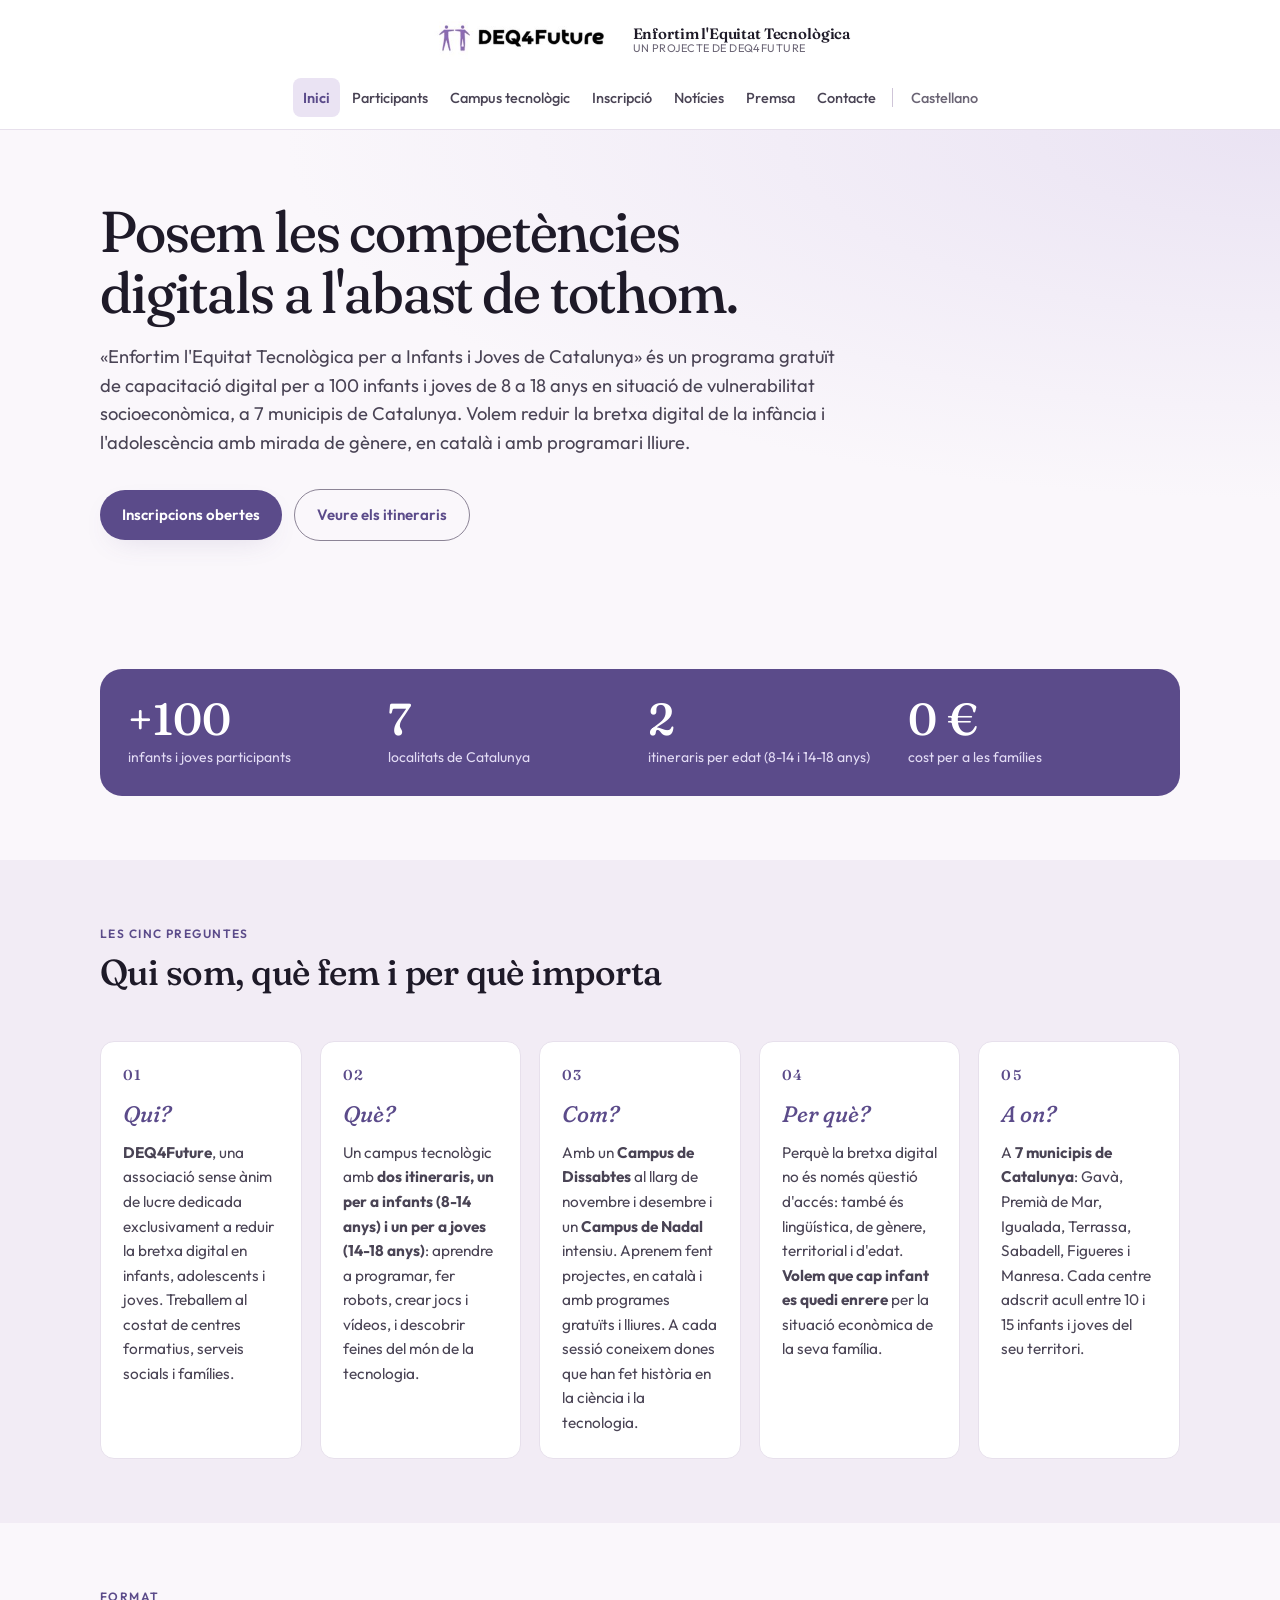
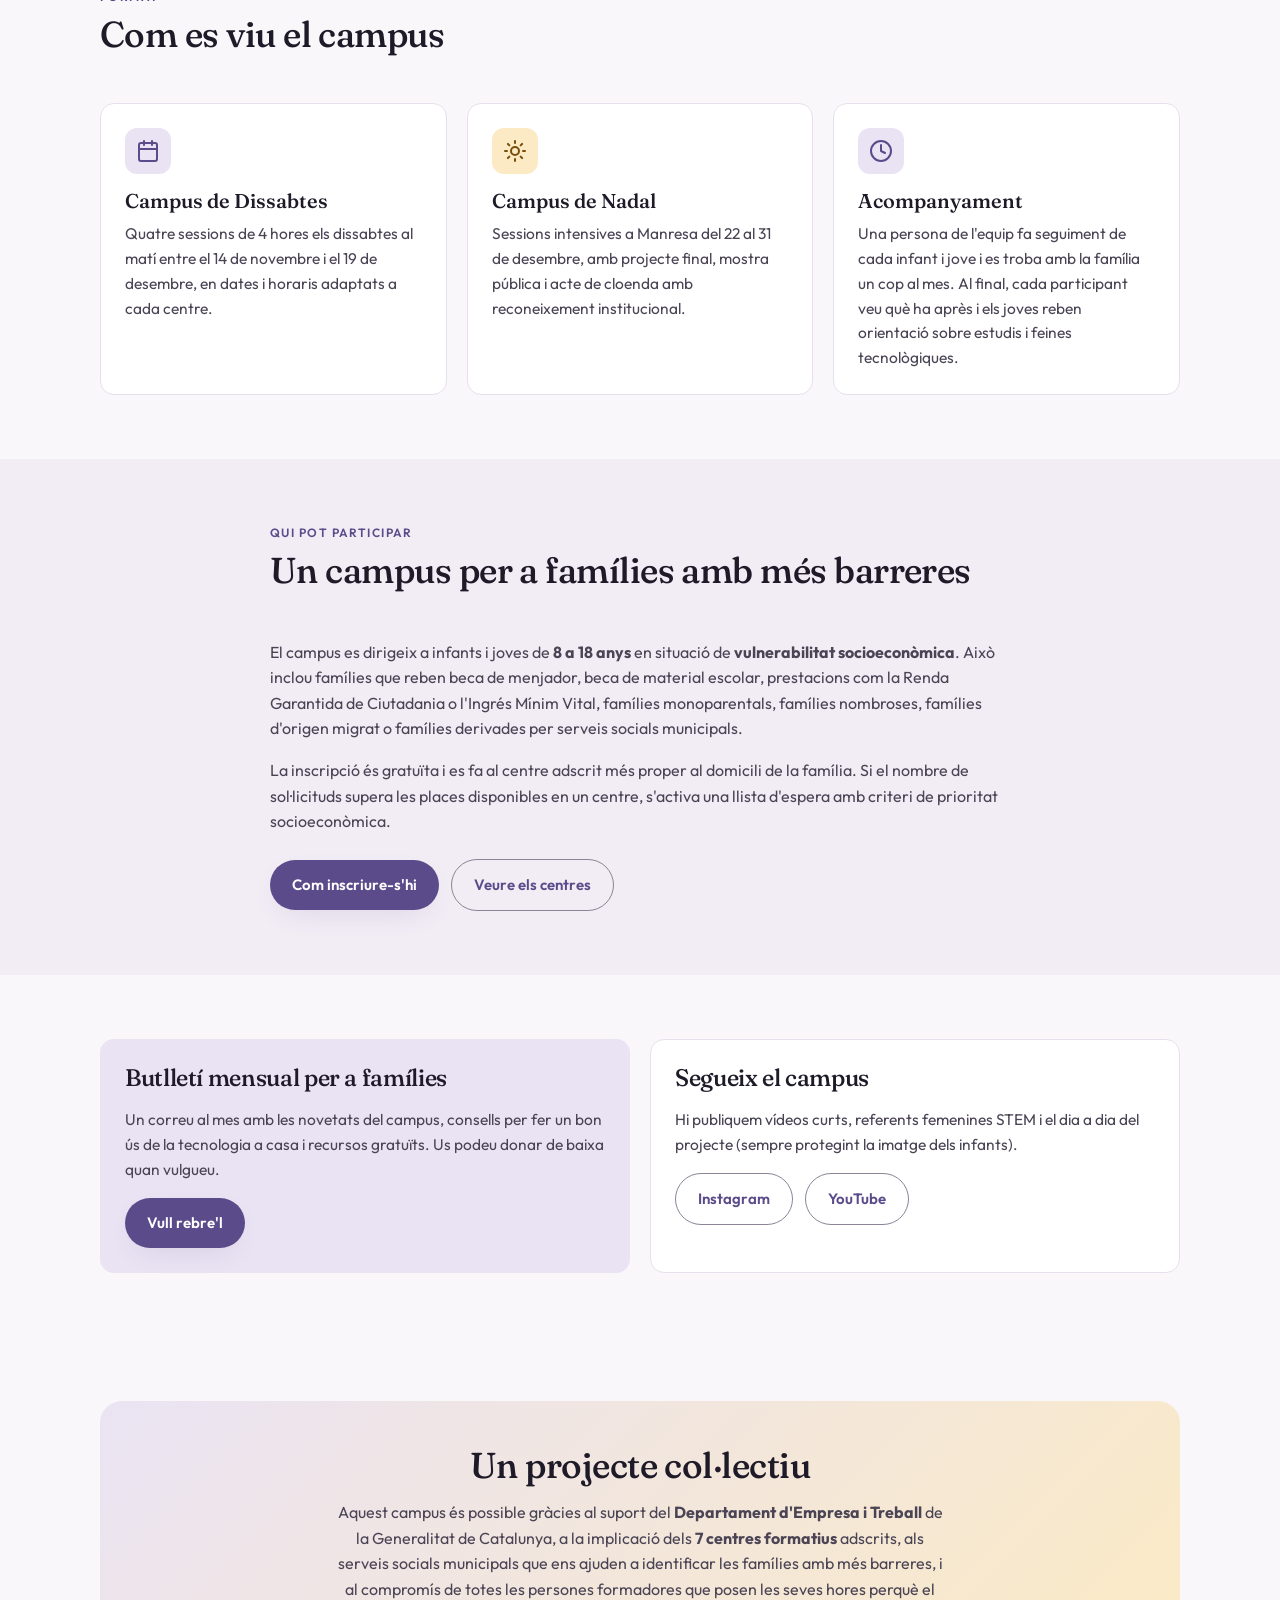
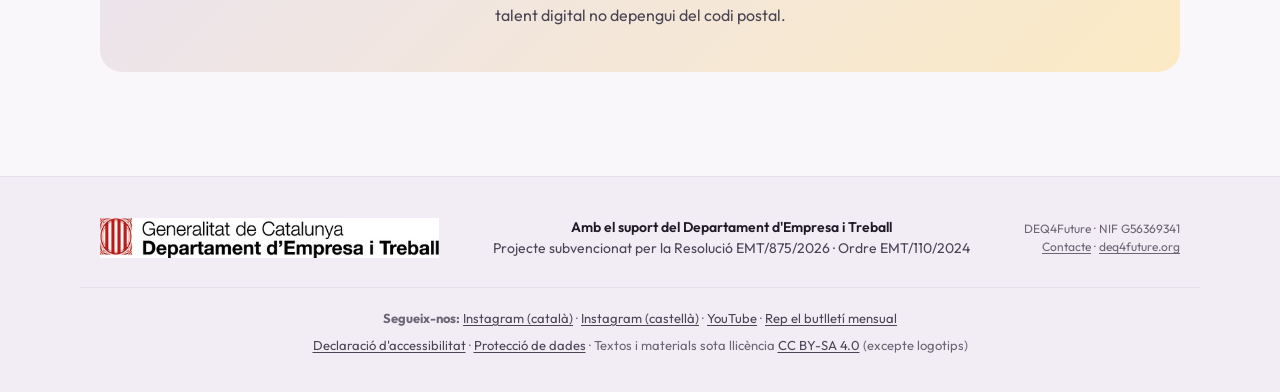
<file: index.html>
<!doctype html>
<html lang="ca">
<head>
<meta charset="utf-8">
<meta name="viewport" content="width=device-width, initial-scale=1, viewport-fit=cover">
<title>Enfortim l'Equitat Tecnològica · DEQ4Future</title>
<meta name="description" content="Campus tecnològic gratuït per a 100 infants i joves de 8 a 18 anys en situació de vulnerabilitat a 7 municipis de Catalunya. Un projecte de DEQ4Future.">
<meta property="og:title" content="Enfortim l'Equitat Tecnològica · DEQ4Future">
<meta property="og:description" content="Campus tecnològic gratuït per a 100 infants i joves de 8 a 18 anys en situació de vulnerabilitat a 7 municipis de Catalunya. Un projecte de DEQ4Future.">
<meta property="og:type" content="website">
<meta property="og:locale" content="ca_ES">
<meta property="og:url" content="https://enfortim.deq4future.org/">
<link rel="icon" href="logo-deq.jpg">
<link rel="stylesheet" href="fonts.css">
<link rel="stylesheet" href="styles.css">
<script src="analytics.js" defer></script>
</head>
<body>
<a class="skip-link" href="#contingut">Salta al contingut principal</a>

<header class="site-header">
  <div class="header-inner">
    <a class="brand" href="index.html">
      <img src="logo-deq.jpg" alt="DEQ4Future" width="189" height="56">
      <span class="brand-text">
        <strong>Enfortim l'Equitat Tecnològica</strong>
        <span>Un projecte de DEQ4Future</span>
      </span>
    </a>
    <nav class="nav" aria-label="Navegació principal">
      <a href="index.html" aria-current="page" class="active">Inici</a>
      <a href="participants.html">Participants</a>
      <a href="campus.html">Campus tecnològic</a>
      <a href="inscripcio.html">Inscripció</a>
      <a href="noticies.html">Notícies</a>
      <a href="premsa.html">Premsa</a>
      <a href="contacte.html">Contacte</a>
      <a class="lang" href="es.html" lang="es" hreflang="es">Castellano</a>
    </nav>
  </div>
</header>

<main class="page" id="contingut" tabindex="-1">
  <!-- Hero -->
  <section class="hero">
    <div class="wrap">
      <h1>Posem les competències digitals a l'abast de tothom.</h1>
      <p class="lead">
        «Enfortim l'Equitat Tecnològica per a Infants i Joves de Catalunya» és un
        programa gratuït de capacitació digital per a 100 infants i joves de
        8 a 18 anys en situació de vulnerabilitat socioeconòmica, a 7 municipis
        de Catalunya. Volem reduir la bretxa digital de la infància i l'adolescència
        amb mirada de gènere, en català i amb programari lliure.
      </p>
      <div class="cta-row">
        <a class="btn btn-primary" href="inscripcio.html">Inscripcions obertes</a>
        <a class="btn btn-ghost" href="campus.html">Veure els itineraris</a>
      </div>
    </div>
  </section>

  <!-- Dades destacades -->
  <section>
    <div class="wrap">
      <div class="stats" role="list">
        <div class="stat" role="listitem"><strong>+100</strong><span>infants i joves participants</span></div>
        <div class="stat" role="listitem"><strong>7</strong><span>localitats de Catalunya</span></div>
        <div class="stat" role="listitem"><strong>2</strong><span>itineraris per edat (8-14 i 14-18 anys)</span></div>
        <div class="stat" role="listitem"><strong>0 €</strong><span>cost per a les famílies</span></div>
      </div>
    </div>
  </section>

  <!-- Blocs Qui / Què / Com / Perquè / A on -->
  <section class="alt">
    <div class="wrap">
      <div class="section-head">
        <div>
          <p class="eyebrow">Les cinc preguntes</p>
          <h2>Qui som, què fem i per què importa</h2>
        </div>
      </div>

      <div class="five-blocks">
        <article class="block">
          <span class="number">01</span>
          <div class="question">Qui?</div>
          <p>
            <strong>DEQ4Future</strong>, una associació sense ànim de lucre
            dedicada exclusivament a reduir la bretxa digital en infants,
            adolescents i joves. Treballem al costat de centres formatius,
            serveis socials i famílies.
          </p>
        </article>

        <article class="block">
          <span class="number">02</span>
          <div class="question">Què?</div>
          <p>
            Un campus tecnològic amb <strong>dos itineraris, un per a
            infants (8-14 anys) i un per a joves (14-18 anys)</strong>:
            aprendre a programar, fer robots, crear jocs i vídeos, i
            descobrir feines del món de la tecnologia.
          </p>
        </article>

        <article class="block">
          <span class="number">03</span>
          <div class="question">Com?</div>
          <p>
            Amb un <strong>Campus de Dissabtes</strong> al llarg de novembre i
            desembre i un <strong>Campus de Nadal</strong> intensiu.
            Aprenem fent projectes, en català i amb programes gratuïts i
            lliures. A cada sessió coneixem dones que han fet història en
            la ciència i la tecnologia.
          </p>
        </article>

        <article class="block">
          <span class="number">04</span>
          <div class="question">Per què?</div>
          <p>
            Perquè la bretxa digital no és només qüestió d'accés: també és
            lingüística, de gènere, territorial i d'edat. <strong>Volem que
            cap infant es quedi enrere</strong> per la situació econòmica de
            la seva família.
          </p>
        </article>

        <article class="block">
          <span class="number">05</span>
          <div class="question">A on?</div>
          <p>
            A <strong>7 municipis de Catalunya</strong>: Gavà, Premià de Mar,
            Igualada, Terrassa, Sabadell, Figueres i Manresa. Cada centre
            adscrit acull entre 10 i 15 infants i joves del seu territori.
          </p>
        </article>
      </div>
    </div>
  </section>

  <!-- Com funciona -->
  <section>
    <div class="wrap">
      <div class="section-head">
        <div>
          <p class="eyebrow">Format</p>
          <h2>Com es viu el campus</h2>
        </div>
      </div>

      <div class="grid grid-3">
        <article class="card">
          <div class="pictogram">
            <svg aria-hidden="true" focusable="false" viewBox="0 0 24 24" fill="none" stroke="currentColor" stroke-width="2" stroke-linecap="round" stroke-linejoin="round"><rect x="3" y="4" width="18" height="18" rx="2"/><path d="M16 2v4M8 2v4M3 10h18"/></svg>
          </div>
          <h3>Campus de Dissabtes</h3>
          <p>
            Quatre sessions de 4 hores els dissabtes al matí entre el 14 de
            novembre i el 19 de desembre, en dates i horaris adaptats a cada centre.
          </p>
        </article>

        <article class="card">
          <div class="pictogram pictogram-sun">
            <svg aria-hidden="true" focusable="false" viewBox="0 0 24 24" fill="none" stroke="currentColor" stroke-width="2" stroke-linecap="round" stroke-linejoin="round"><circle cx="12" cy="12" r="4"/><path d="M12 2v2M12 20v2M4.93 4.93l1.41 1.41M17.66 17.66l1.41 1.41M2 12h2M20 12h2M4.93 19.07l1.41-1.41M17.66 6.34l1.41-1.41"/></svg>
          </div>
          <h3>Campus de Nadal</h3>
          <p>
            Sessions intensives a Manresa del 22 al 31 de desembre, amb projecte final,
            mostra pública i acte de cloenda amb reconeixement institucional.
          </p>
        </article>

        <article class="card">
          <div class="pictogram">
            <svg aria-hidden="true" focusable="false" viewBox="0 0 24 24" fill="none" stroke="currentColor" stroke-width="2" stroke-linecap="round" stroke-linejoin="round"><path d="M12 2a10 10 0 100 20 10 10 0 000-20z"/><path d="M12 6v6l4 2"/></svg>
          </div>
          <h3>Acompanyament</h3>
          <p>
            Una persona de l'equip fa seguiment de cada infant i jove i
            es troba amb la família un cop al mes. Al final, cada
            participant veu què ha après i els joves reben orientació sobre
            estudis i feines tecnològiques.
          </p>
        </article>
      </div>
    </div>
  </section>

  <!-- Qui pot participar -->
  <section class="alt">
    <div class="wrap narrow">
      <div class="section-head">
        <div>
          <p class="eyebrow">Qui pot participar</p>
          <h2>Un campus per a famílies amb més barreres</h2>
        </div>
      </div>

      <p>
        El campus es dirigeix a infants i joves de <strong>8 a 18 anys</strong>
        en situació de <strong>vulnerabilitat socioeconòmica</strong>. Això
        inclou famílies que reben beca de menjador, beca de material escolar,
        prestacions com la Renda Garantida de Ciutadania o l'Ingrés Mínim
        Vital, famílies monoparentals, famílies nombroses, famílies d'origen
        migrat o famílies derivades per serveis socials municipals.
      </p>

      <p>
        La inscripció és gratuïta i es fa al centre adscrit més proper al
        domicili de la família. Si el nombre de sol·licituds supera les
        places disponibles en un centre, s'activa una llista d'espera amb
        criteri de prioritat socioeconòmica.
      </p>

      <div class="cta-row" style="margin-top: 24px;">
        <a class="btn btn-primary" href="inscripcio.html"><span style="white-space: nowrap;">Com inscriure-s'hi</span></a>
        <a class="btn btn-ghost" href="participants.html">Veure els centres</a>
      </div>
    </div>
  </section>

  <!-- Butlletí i xarxes -->
  <section>
    <div class="wrap">
      <div class="grid grid-2">
        <article class="card card-accent">
          <h2 style="font-size: 1.5rem;">Butlletí mensual per a famílies</h2>
          <p>
            Un correu al mes amb les novetats del campus, consells per fer
            un bon ús de la tecnologia a casa i recursos gratuïts. Us podeu
            donar de baixa quan vulgueu.
          </p>
          <p style="margin-top: 16px;">
            <a class="btn btn-primary" href="mailto:info@deq4future.org?subject=Alta%20al%20butllet%C3%AD%20Enfortim&body=Vull%20rebre%20el%20butllet%C3%AD%20mensual%20del%20projecte%20%C2%ABEnfortim%20l%27Equitat%20Tecnol%C3%B2gica%C2%BB%20en%20aquesta%20adre%C3%A7a.">Vull rebre'l</a>
          </p>
        </article>
        <article class="card">
          <h2 style="font-size: 1.5rem;">Segueix el campus</h2>
          <p>
            Hi publiquem vídeos curts, referents femenines STEM i el dia a
            dia del projecte (sempre protegint la imatge dels infants).
          </p>
          <p class="cta-row" style="margin-top: 16px;">
            <a class="btn btn-ghost" href="https://www.instagram.com/deq4future.cat/" target="_blank" rel="noopener">Instagram<span class="sr-only"> (s'obre en una finestra nova)</span></a>
            <a class="btn btn-ghost" href="https://www.youtube.com/@deq4future" target="_blank" rel="noopener">YouTube<span class="sr-only"> (s'obre en una finestra nova)</span></a>
          </p>
        </article>
      </div>
    </div>
  </section>

  <!-- Suport institucional -->
  <section>
    <div class="wrap">
      <div class="thanks">
        <h2>Un projecte col·lectiu</h2>
        <p>
          Aquest campus és possible gràcies al suport del
          <strong>Departament d'Empresa i Treball</strong> de la Generalitat
          de Catalunya, a la implicació dels <strong>7 centres formatius</strong>
          adscrits, als serveis socials municipals que ens ajuden a identificar
          les famílies amb més barreres, i al compromís de totes les persones
          formadores que posen les seves hores perquè el talent digital no
          depengui del codi postal.
        </p>
      </div>
    </div>
  </section>
</main>

<footer class="site-footer" lang="ca">
  <div class="footer-inner">
    <img class="gen-logo" src="logo-gen.jpg" alt="Generalitat de Catalunya · Departament d'Empresa i Treball" width="339" height="40">
    <div class="claim">
      <strong>Amb el suport del Departament d'Empresa i Treball</strong>
      Projecte subvencionat per la Resolució EMT/875/2026 · Ordre EMT/110/2024
    </div>
    <div class="meta">
      DEQ4Future · NIF G56369341<br>
      <a href="contacte.html">Contacte</a> · <a href="https://deq4future.org" target="_blank" rel="noopener">deq4future.org<span class="sr-only"> (s'obre en una finestra nova)</span></a>
    </div>
  </div>
  <div class="footer-bottom">
    <p>
      <strong>Segueix-nos:</strong> <a href="https://www.instagram.com/deq4future.cat/" target="_blank" rel="noopener">Instagram (català)<span class="sr-only"> (s'obre en una finestra nova)</span></a> · <a href="https://www.instagram.com/deq4future.es/" target="_blank" rel="noopener">Instagram (castellà)<span class="sr-only"> (s'obre en una finestra nova)</span></a> · <a href="https://www.youtube.com/@deq4future" target="_blank" rel="noopener">YouTube<span class="sr-only"> (s'obre en una finestra nova)</span></a>
      · <a href="mailto:info@deq4future.org?subject=Alta%20al%20butllet%C3%AD%20Enfortim&body=Vull%20rebre%20el%20butllet%C3%AD%20mensual%20del%20projecte%20%C2%ABEnfortim%20l%27Equitat%20Tecnol%C3%B2gica%C2%BB%20en%20aquesta%20adre%C3%A7a.">Rep el butlletí mensual</a>
    </p>
    <p>
      <a href="accessibilitat.html">Declaració d'accessibilitat</a>
      · <a href="contacte.html#proteccio-dades">Protecció de dades</a>
      · Textos i materials sota llicència
      <a href="https://creativecommons.org/licenses/by-sa/4.0/deed.ca" target="_blank" rel="license noopener">CC BY-SA 4.0<span class="sr-only"> (s'obre en una finestra nova)</span></a>
      (excepte logotips)
    </p>
  </div>
</footer>


</body>
</html>
</file>
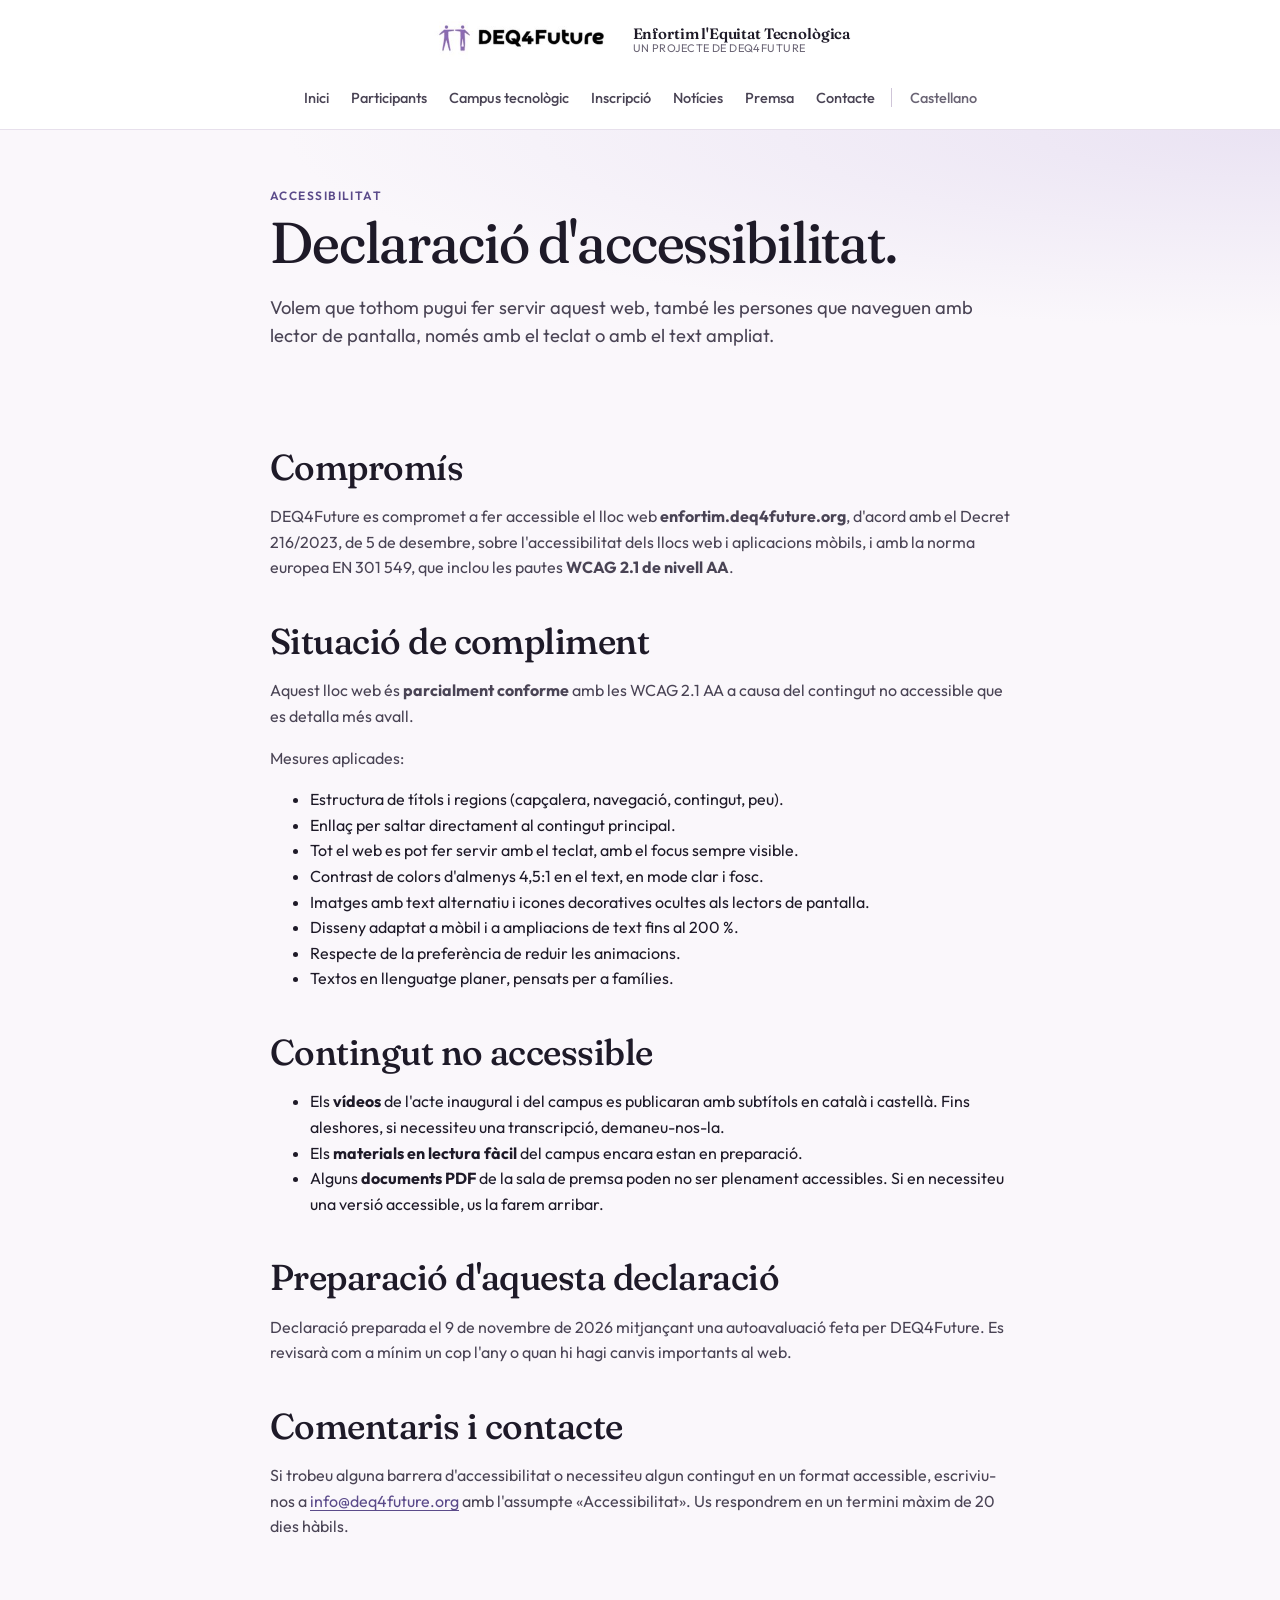
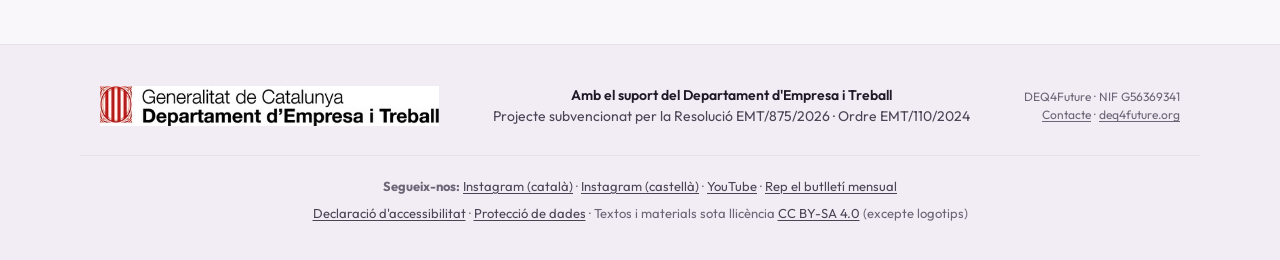
<file: accessibilitat.html>
<!doctype html>
<html lang="ca">
<head>
<meta charset="utf-8">
<meta name="viewport" content="width=device-width, initial-scale=1, viewport-fit=cover">
<title>Declaració d'accessibilitat · Enfortim l'Equitat Tecnològica</title>
<meta name="description" content="Declaració d'accessibilitat del microsite «Enfortim l'Equitat Tecnològica» de DEQ4Future.">
<meta property="og:title" content="Declaració d'accessibilitat · Enfortim l'Equitat Tecnològica">
<meta property="og:description" content="Declaració d'accessibilitat del microsite «Enfortim l'Equitat Tecnològica» de DEQ4Future.">
<meta property="og:type" content="website">
<meta property="og:locale" content="ca_ES">
<meta property="og:url" content="https://enfortim.deq4future.org/accessibilitat.html">
<link rel="icon" href="logo-deq.jpg">
<link rel="stylesheet" href="fonts.css">
<link rel="stylesheet" href="styles.css">
<script src="analytics.js" defer></script>
</head>
<body>
<a class="skip-link" href="#contingut">Salta al contingut principal</a>

<header class="site-header">
  <div class="header-inner">
    <a class="brand" href="index.html">
      <img src="logo-deq.jpg" alt="DEQ4Future" width="189" height="56">
      <span class="brand-text">
        <strong>Enfortim l'Equitat Tecnològica</strong>
        <span>Un projecte de DEQ4Future</span>
      </span>
    </a>
    <nav class="nav" aria-label="Navegació principal">
      <a href="index.html">Inici</a>
      <a href="participants.html">Participants</a>
      <a href="campus.html">Campus tecnològic</a>
      <a href="inscripcio.html">Inscripció</a>
      <a href="noticies.html">Notícies</a>
      <a href="premsa.html">Premsa</a>
      <a href="contacte.html">Contacte</a>
      <a class="lang" href="es.html" lang="es" hreflang="es">Castellano</a>
    </nav>
  </div>
</header>

<main class="page" id="contingut" tabindex="-1">
  <section class="hero" style="padding-block: 56px 32px;">
    <div class="wrap narrow">
      <p class="eyebrow">Accessibilitat</p>
      <h1>Declaració d'accessibilitat.</h1>
      <p class="lead">
        Volem que tothom pugui fer servir aquest web, també les persones
        que naveguen amb lector de pantalla, només amb el teclat o amb el
        text ampliat.
      </p>
    </div>
  </section>

  <section>
    <div class="wrap narrow">
      <h2>Compromís</h2>
      <p>
        DEQ4Future es compromet a fer accessible el lloc web
        <strong>enfortim.deq4future.org</strong>, d'acord amb el Decret
        216/2023, de 5 de desembre, sobre l'accessibilitat dels llocs web i
        aplicacions mòbils, i amb la norma europea EN 301 549, que inclou
        les pautes <strong>WCAG 2.1 de nivell AA</strong>.
      </p>

      <h2 style="margin-top: 40px;">Situació de compliment</h2>
      <p>
        Aquest lloc web és <strong>parcialment conforme</strong> amb les
        WCAG 2.1 AA a causa del contingut no accessible que es detalla més
        avall.
      </p>
      <p>Mesures aplicades:</p>
      <ul>
        <li>Estructura de títols i regions (capçalera, navegació, contingut, peu).</li>
        <li>Enllaç per saltar directament al contingut principal.</li>
        <li>Tot el web es pot fer servir amb el teclat, amb el focus sempre visible.</li>
        <li>Contrast de colors d'almenys 4,5:1 en el text, en mode clar i fosc.</li>
        <li>Imatges amb text alternatiu i icones decoratives ocultes als lectors de pantalla.</li>
        <li>Disseny adaptat a mòbil i a ampliacions de text fins al 200 %.</li>
        <li>Respecte de la preferència de reduir les animacions.</li>
        <li>Textos en llenguatge planer, pensats per a famílies.</li>
      </ul>

      <h2 style="margin-top: 40px;">Contingut no accessible</h2>
      <ul>
        <li>Els <strong>vídeos</strong> de l'acte inaugural i del campus es
        publicaran amb subtítols en català i castellà. Fins aleshores, si
        necessiteu una transcripció, demaneu-nos-la.</li>
        <li>Els <strong>materials en lectura fàcil</strong> del campus encara
        estan en preparació.</li>
        <li>Alguns <strong>documents PDF</strong> de la sala de premsa poden no
        ser plenament accessibles. Si en necessiteu una versió accessible, us
        la farem arribar.</li>
      </ul>

      <h2 style="margin-top: 40px;">Preparació d'aquesta declaració</h2>
      <p>
        Declaració preparada el <time datetime="2026-11-09">9 de novembre de
        2026</time> mitjançant una autoavaluació feta per DEQ4Future. Es
        revisarà com a mínim un cop l'any o quan hi hagi canvis importants al
        web.
      </p>

      <h2 style="margin-top: 40px;">Comentaris i contacte</h2>
      <p>
        Si trobeu alguna barrera d'accessibilitat o necessiteu algun
        contingut en un format accessible, escriviu-nos a
        <a class="inline" href="mailto:info@deq4future.org?subject=Accessibilitat%20del%20web%20Enfortim">info@deq4future.org</a>
        amb l'assumpte «Accessibilitat». Us respondrem en un termini màxim de
        20 dies hàbils.
      </p>
    </div>
  </section>
</main>

<footer class="site-footer" lang="ca">
  <div class="footer-inner">
    <img class="gen-logo" src="logo-gen.jpg" alt="Generalitat de Catalunya · Departament d'Empresa i Treball" width="339" height="40">
    <div class="claim">
      <strong>Amb el suport del Departament d'Empresa i Treball</strong>
      Projecte subvencionat per la Resolució EMT/875/2026 · Ordre EMT/110/2024
    </div>
    <div class="meta">
      DEQ4Future · NIF G56369341<br>
      <a href="contacte.html">Contacte</a> · <a href="https://deq4future.org" target="_blank" rel="noopener">deq4future.org<span class="sr-only"> (s'obre en una finestra nova)</span></a>
    </div>
  </div>
  <div class="footer-bottom">
    <p>
      <strong>Segueix-nos:</strong> <a href="https://www.instagram.com/deq4future.cat/" target="_blank" rel="noopener">Instagram (català)<span class="sr-only"> (s'obre en una finestra nova)</span></a> · <a href="https://www.instagram.com/deq4future.es/" target="_blank" rel="noopener">Instagram (castellà)<span class="sr-only"> (s'obre en una finestra nova)</span></a> · <a href="https://www.youtube.com/@deq4future" target="_blank" rel="noopener">YouTube<span class="sr-only"> (s'obre en una finestra nova)</span></a>
      · <a href="mailto:info@deq4future.org?subject=Alta%20al%20butllet%C3%AD%20Enfortim&body=Vull%20rebre%20el%20butllet%C3%AD%20mensual%20del%20projecte%20%C2%ABEnfortim%20l%27Equitat%20Tecnol%C3%B2gica%C2%BB%20en%20aquesta%20adre%C3%A7a.">Rep el butlletí mensual</a>
    </p>
    <p>
      <a href="accessibilitat.html">Declaració d'accessibilitat</a>
      · <a href="contacte.html#proteccio-dades">Protecció de dades</a>
      · Textos i materials sota llicència
      <a href="https://creativecommons.org/licenses/by-sa/4.0/deed.ca" target="_blank" rel="license noopener">CC BY-SA 4.0<span class="sr-only"> (s'obre en una finestra nova)</span></a>
      (excepte logotips)
    </p>
  </div>
</footer>

</body>
</html>
</file>
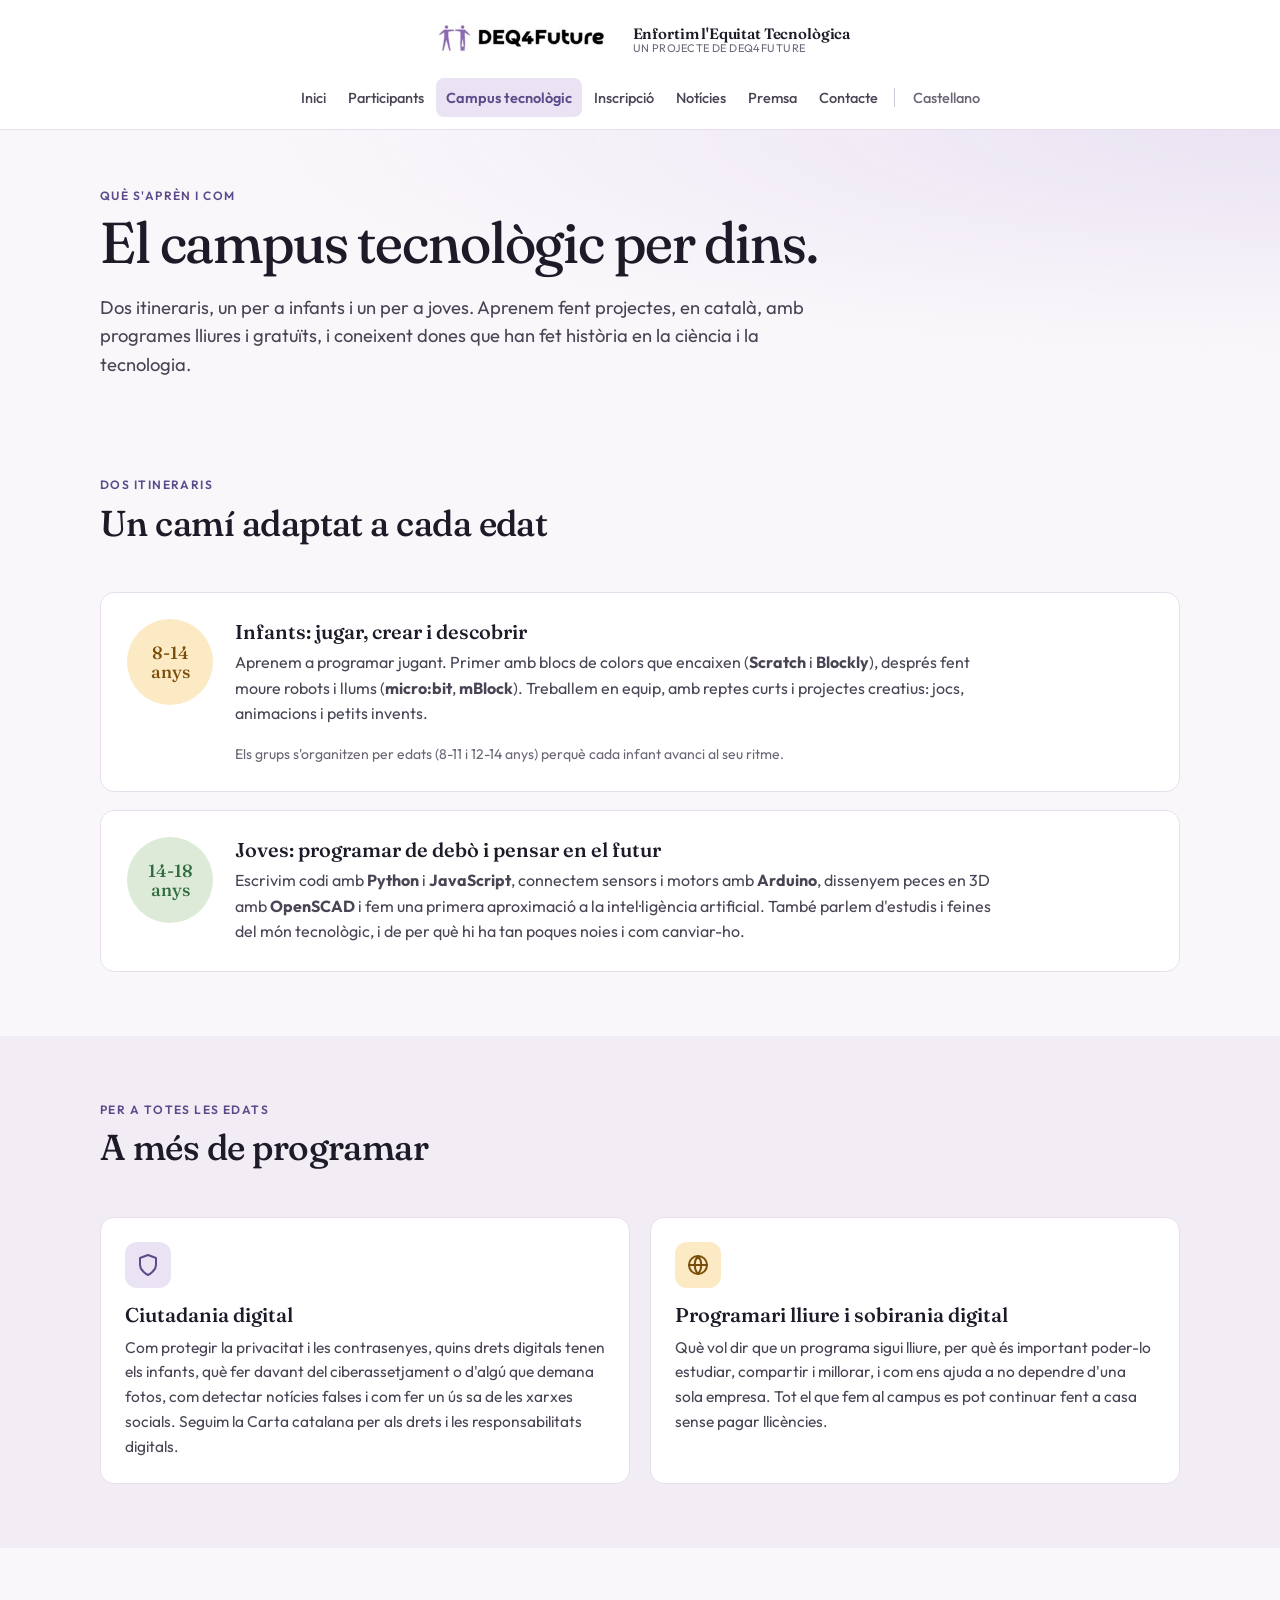
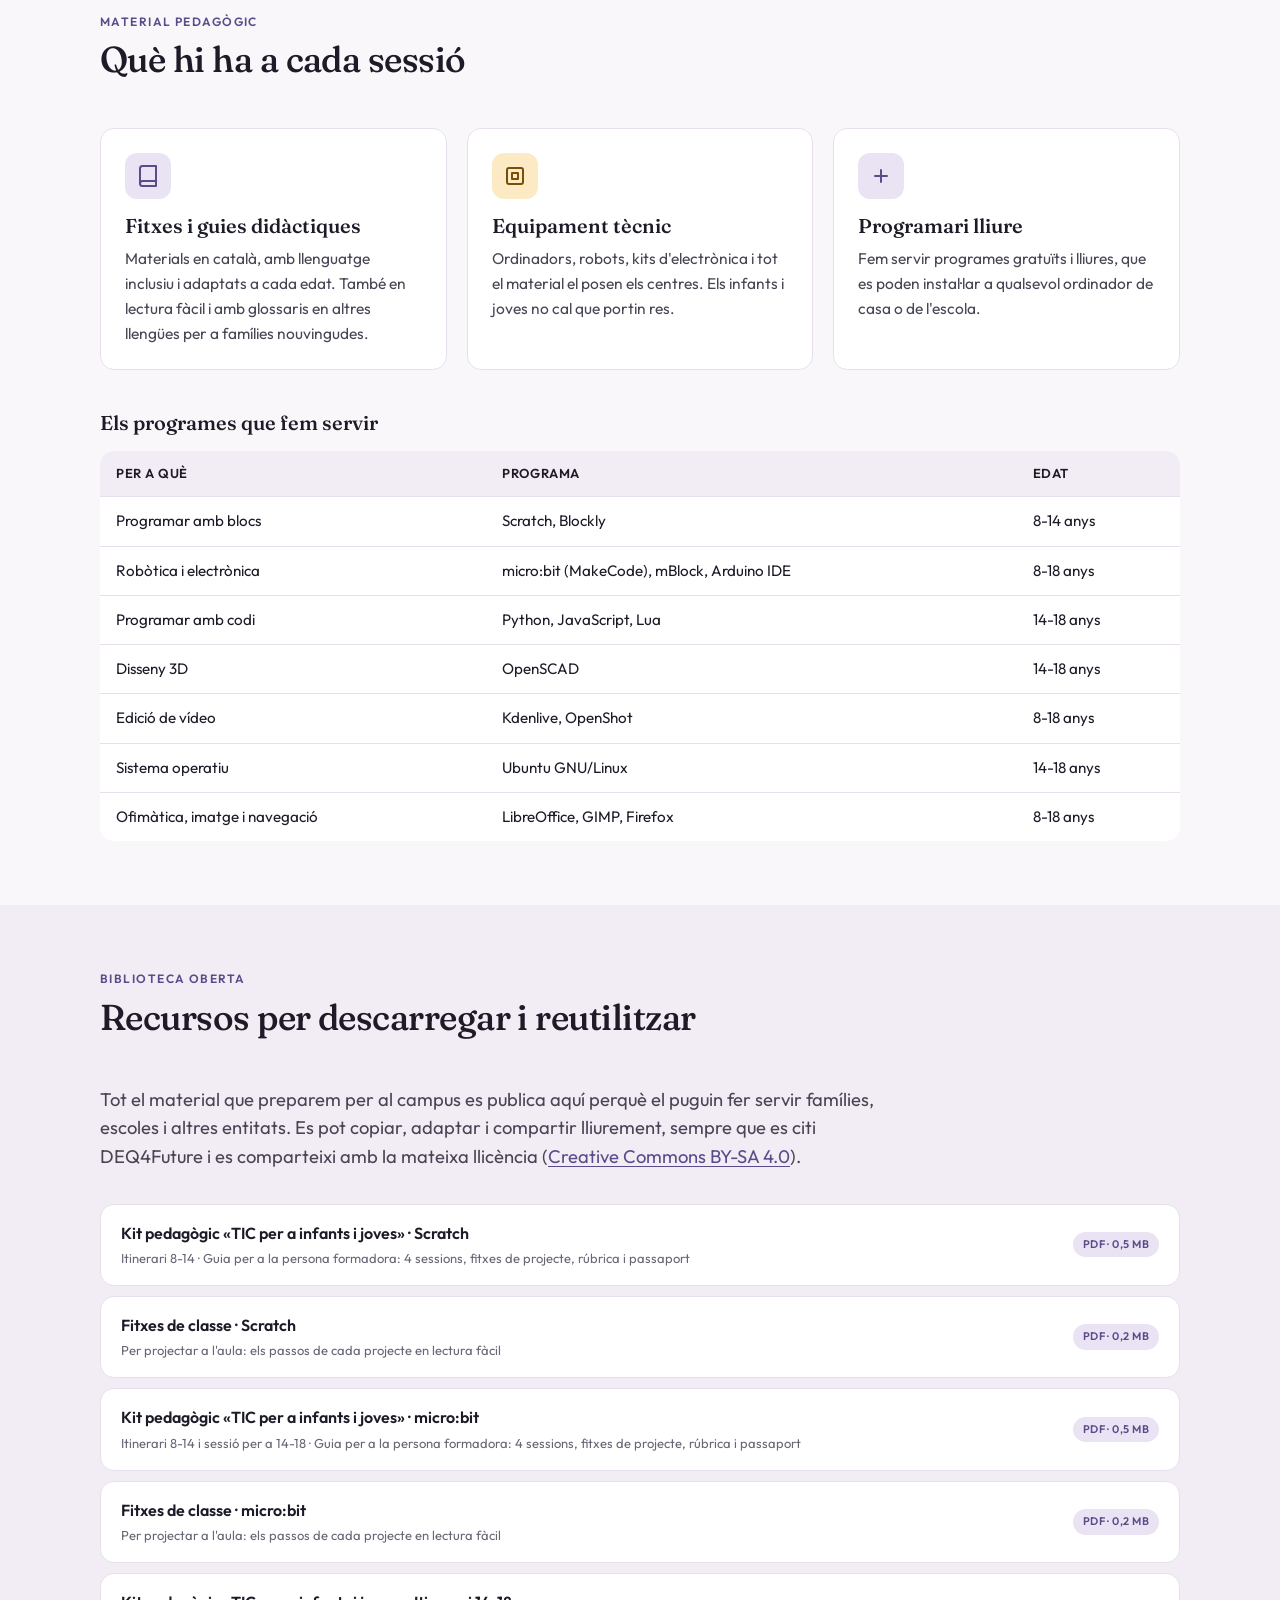
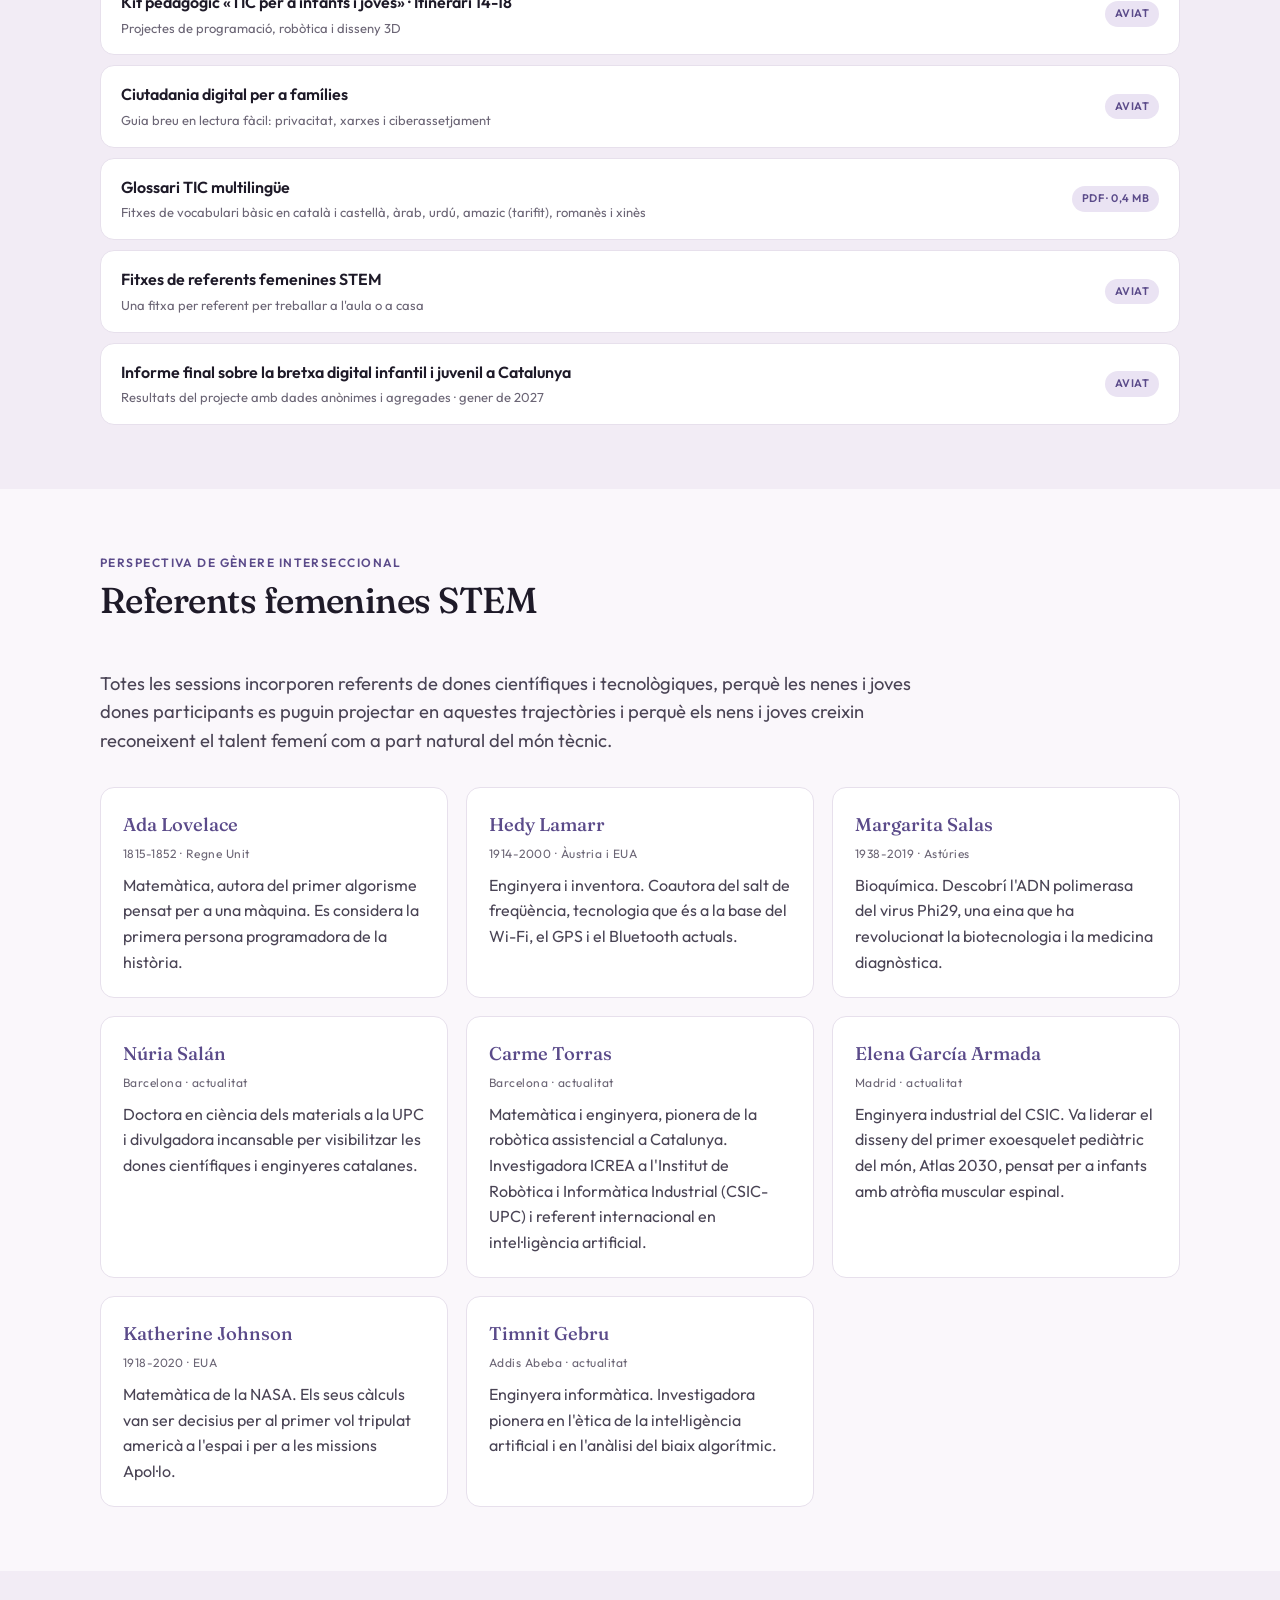
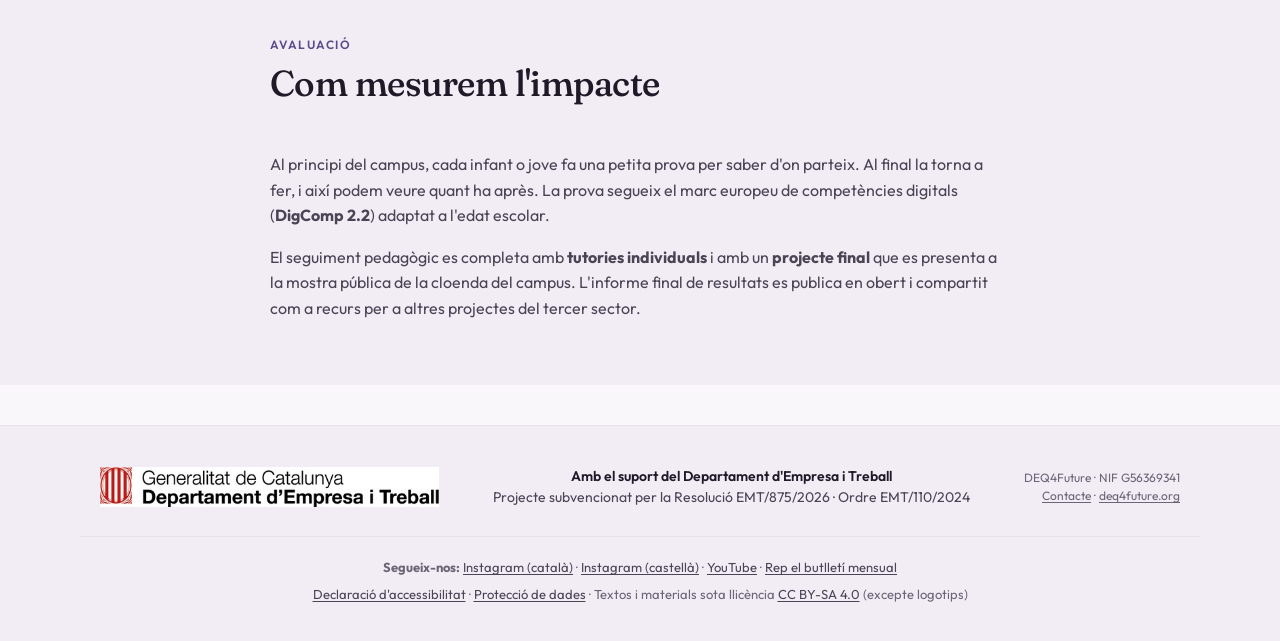
<file: campus.html>
<!doctype html>
<html lang="ca">
<head>
<meta charset="utf-8">
<meta name="viewport" content="width=device-width, initial-scale=1, viewport-fit=cover">
<title>Campus tecnològic · Enfortim l'Equitat Tecnològica</title>
<meta name="description" content="Itineraris per edat, material pedagògic, referents femenines STEM i avaluació del campus tecnològic.">
<meta property="og:title" content="Campus tecnològic · Enfortim l'Equitat Tecnològica">
<meta property="og:description" content="Itineraris per edat, material pedagògic, referents femenines STEM i avaluació del campus tecnològic.">
<meta property="og:type" content="website">
<meta property="og:locale" content="ca_ES">
<meta property="og:url" content="https://enfortim.deq4future.org/campus.html">
<link rel="icon" href="logo-deq.jpg">
<link rel="stylesheet" href="fonts.css">
<link rel="stylesheet" href="styles.css">
<script src="analytics.js" defer></script>
</head>
<body>
<a class="skip-link" href="#contingut">Salta al contingut principal</a>

<header class="site-header">
  <div class="header-inner">
    <a class="brand" href="index.html">
      <img src="logo-deq.jpg" alt="DEQ4Future" width="189" height="56">
      <span class="brand-text">
        <strong>Enfortim l'Equitat Tecnològica</strong>
        <span>Un projecte de DEQ4Future</span>
      </span>
    </a>
    <nav class="nav" aria-label="Navegació principal">
      <a href="index.html">Inici</a>
      <a href="participants.html">Participants</a>
      <a href="campus.html" aria-current="page" class="active">Campus tecnològic</a>
      <a href="inscripcio.html">Inscripció</a>
      <a href="noticies.html">Notícies</a>
      <a href="premsa.html">Premsa</a>
      <a href="contacte.html">Contacte</a>
      <a class="lang" href="es.html" lang="es" hreflang="es">Castellano</a>
    </nav>
  </div>
</header>

<main class="page" id="contingut" tabindex="-1">
  <section class="hero" style="padding-block: 56px 32px;">
    <div class="wrap">
      <p class="eyebrow">Què s'aprèn i com</p>
      <h1>El campus tecnològic per dins.</h1>
      <p class="lead">
        Dos itineraris, un per a infants i un per a joves. Aprenem fent
        projectes, en català, amb programes lliures i gratuïts, i coneixent
        dones que han fet història en la ciència i la tecnologia.
      </p>
    </div>
  </section>

  <!-- Itineraris -->
  <section>
    <div class="wrap">
      <div class="section-head">
        <div>
          <p class="eyebrow">Dos itineraris</p>
          <h2>Un camí adaptat a cada edat</h2>
        </div>
      </div>

      <div class="grid" style="gap: 18px;">
        <article class="itinerari">
          <div class="age">8-14<br>anys</div>
          <div>
            <h3>Infants: jugar, crear i descobrir</h3>
            <p>
              Aprenem a programar jugant. Primer amb blocs de colors que
              encaixen (<strong>Scratch</strong> i <strong>Blockly</strong>),
              després fent moure robots i llums (<strong>micro:bit</strong>,
              <strong>mBlock</strong>). Treballem en equip, amb reptes curts
              i projectes creatius: jocs, animacions i petits invents.
            </p>
            <p style="font-size: 14px; color: var(--fg-muted); margin-top: 8px;">
              Els grups s'organitzen per edats (8-11 i 12-14 anys) perquè
              cada infant avanci al seu ritme.
            </p>
          </div>
        </article>

        <article class="itinerari var3">
          <div class="age">14-18<br>anys</div>
          <div>
            <h3>Joves: programar de debò i pensar en el futur</h3>
            <p>
              Escrivim codi amb <strong>Python</strong> i
              <strong>JavaScript</strong>, connectem sensors i motors amb
              <strong>Arduino</strong>, dissenyem peces en 3D amb
              <strong>OpenSCAD</strong> i fem una primera aproximació a la
              intel·ligència artificial. També parlem d'estudis i feines del
              món tecnològic, i de per què hi ha tan poques noies i com
              canviar-ho.
            </p>
          </div>
        </article>
      </div>
    </div>
  </section>

  <!-- Mòduls transversals -->
  <section class="alt">
    <div class="wrap">
      <div class="section-head">
        <div>
          <p class="eyebrow">Per a totes les edats</p>
          <h2>A més de programar</h2>
        </div>
      </div>

      <div class="grid grid-2">
        <article class="card">
          <div class="pictogram">
            <svg aria-hidden="true" focusable="false" viewBox="0 0 24 24" fill="none" stroke="currentColor" stroke-width="2" stroke-linecap="round" stroke-linejoin="round"><path d="M12 22s8-4 8-10V5l-8-3-8 3v7c0 6 8 10 8 10z"/></svg>
          </div>
          <h3>Ciutadania digital</h3>
          <p>
            Com protegir la privacitat i les contrasenyes, quins drets
            digitals tenen els infants, què fer davant del ciberassetjament
            o d'algú que demana fotos, com detectar notícies falses i com
            fer un ús sa de les xarxes socials. Seguim la Carta catalana per
            als drets i les responsabilitats digitals.
          </p>
        </article>

        <article class="card">
          <div class="pictogram pictogram-sun">
            <svg aria-hidden="true" focusable="false" viewBox="0 0 24 24" fill="none" stroke="currentColor" stroke-width="2" stroke-linecap="round" stroke-linejoin="round"><circle cx="12" cy="12" r="9"/><path d="M3 12h18M12 3a14 14 0 010 18M12 3a14 14 0 000 18"/></svg>
          </div>
          <h3>Programari lliure i sobirania digital</h3>
          <p>
            Què vol dir que un programa sigui lliure, per què és important
            poder-lo estudiar, compartir i millorar, i com ens ajuda a no
            dependre d'una sola empresa. Tot el que fem al campus es pot
            continuar fent a casa sense pagar llicències.
          </p>
        </article>
      </div>
    </div>
  </section>


  <!-- Material pedagògic -->
  <section>
    <div class="wrap">
      <div class="section-head">
        <div>
          <p class="eyebrow">Material pedagògic</p>
          <h2>Què hi ha a cada sessió</h2>
        </div>
      </div>

      <div class="grid grid-3">
        <article class="card">
          <div class="pictogram">
            <svg aria-hidden="true" focusable="false" viewBox="0 0 24 24" fill="none" stroke="currentColor" stroke-width="2" stroke-linecap="round" stroke-linejoin="round"><path d="M4 19.5A2.5 2.5 0 016.5 17H20"/><path d="M6.5 2H20v20H6.5A2.5 2.5 0 014 19.5v-15A2.5 2.5 0 016.5 2z"/></svg>
          </div>
          <h3>Fitxes i guies didàctiques</h3>
          <p>
            Materials en català, amb llenguatge inclusiu i adaptats a cada
            edat. També en lectura fàcil i amb glossaris en altres llengües
            per a famílies nouvingudes.
          </p>
        </article>

        <article class="card">
          <div class="pictogram pictogram-sun">
            <svg aria-hidden="true" focusable="false" viewBox="0 0 24 24" fill="none" stroke="currentColor" stroke-width="2" stroke-linecap="round" stroke-linejoin="round"><rect x="4" y="4" width="16" height="16" rx="2"/><path d="M9 9h6v6H9z"/></svg>
          </div>
          <h3>Equipament tècnic</h3>
          <p>
            Ordinadors, robots, kits d'electrònica i tot el material el
            posen els centres. Els infants i joves no cal que portin res.
          </p>
        </article>

        <article class="card">
          <div class="pictogram">
            <svg aria-hidden="true" focusable="false" viewBox="0 0 24 24" fill="none" stroke="currentColor" stroke-width="2" stroke-linecap="round" stroke-linejoin="round"><path d="M12 6v12M6 12h12"/></svg>
          </div>
          <h3>Programari lliure</h3>
          <p>
            Fem servir programes gratuïts i lliures, que es poden instal·lar
            a qualsevol ordinador de casa o de l'escola.
          </p>
        </article>
      </div>

      <h3 style="margin-top: 40px;">Els programes que fem servir</h3>
      <div class="table-wrap">
        <table class="data">
          <caption class="sr-only">Programari lliure utilitzat al campus, per àmbit i edat</caption>
          <thead><tr><th scope="col">Per a què</th><th scope="col">Programa</th><th scope="col">Edat</th></tr></thead>
          <tbody>
            <tr><td>Programar amb blocs</td><td>Scratch, Blockly</td><td>8-14 anys</td></tr>
            <tr><td>Robòtica i electrònica</td><td>micro:bit (MakeCode), mBlock, Arduino IDE</td><td>8-18 anys</td></tr>
            <tr><td>Programar amb codi</td><td>Python, JavaScript, Lua</td><td>14-18 anys</td></tr>
            <tr><td>Disseny 3D</td><td>OpenSCAD</td><td>14-18 anys</td></tr>
            <tr><td>Edició de vídeo</td><td>Kdenlive, OpenShot</td><td>8-18 anys</td></tr>
            <tr><td>Sistema operatiu</td><td>Ubuntu GNU/Linux</td><td>14-18 anys</td></tr>
            <tr><td>Ofimàtica, imatge i navegació</td><td>LibreOffice, GIMP, Firefox</td><td>8-18 anys</td></tr>
          </tbody>
        </table>
      </div>
    </div>
  </section>

  <!-- Recursos oberts -->
  <section class="alt" id="recursos">
    <div class="wrap">
      <div class="section-head">
        <div>
          <p class="eyebrow">Biblioteca oberta</p>
          <h2>Recursos per descarregar i reutilitzar</h2>
        </div>
      </div>

      <p class="lead" style="max-width: 68ch;">
        Tot el material que preparem per al campus es publica aquí perquè
        el puguin fer servir famílies, escoles i altres entitats. Es pot
        copiar, adaptar i compartir lliurement, sempre que es citi
        DEQ4Future i es comparteixi amb la mateixa llicència
        (<a class="inline" href="https://creativecommons.org/licenses/by-sa/4.0/deed.ca" target="_blank" rel="license noopener">Creative Commons BY-SA 4.0</a>).
      </p>

      <!--
        PER PUBLICAR UN RECURS: deseu el fitxer a la carpeta recursos/
        i canvieu el <span class="badge">Aviat</span> per un enllaç:
        <a class="badge" href="recursos/nom-del-fitxer.pdf" download>PDF · 1,2 MB</a>
      -->
      <div class="download-list">
        <div class="download-item">
          <div class="info">
            <div class="title">Kit pedagògic «TIC per a infants i joves» · Scratch</div>
            <div class="desc">Itinerari 8-14 · Guia per a la persona formadora: 4 sessions, fitxes de projecte, rúbrica i passaport</div>
          </div>
          <a class="badge" href="recursos/kit-scratch.pdf" download aria-label="Descarrega: Kit pedagògic Scratch (PDF, 0,5 MB)">PDF · 0,5 MB</a>
        </div>
        <div class="download-item">
          <div class="info">
            <div class="title">Fitxes de classe · Scratch</div>
            <div class="desc">Per projectar a l'aula: els passos de cada projecte en lectura fàcil</div>
          </div>
          <a class="badge" href="recursos/fitxes-scratch.pdf" download aria-label="Descarrega: Fitxes de classe Scratch (PDF, 0,2 MB)">PDF · 0,2 MB</a>
        </div>
        <div class="download-item">
          <div class="info">
            <div class="title">Kit pedagògic «TIC per a infants i joves» · micro:bit</div>
            <div class="desc">Itinerari 8-14 i sessió per a 14-18 · Guia per a la persona formadora: 4 sessions, fitxes de projecte, rúbrica i passaport</div>
          </div>
          <a class="badge" href="recursos/kit-microbit.pdf" download aria-label="Descarrega: Kit pedagògic micro:bit (PDF, 0,5 MB)">PDF · 0,5 MB</a>
        </div>
        <div class="download-item">
          <div class="info">
            <div class="title">Fitxes de classe · micro:bit</div>
            <div class="desc">Per projectar a l'aula: els passos de cada projecte en lectura fàcil</div>
          </div>
          <a class="badge" href="recursos/fitxes-microbit.pdf" download aria-label="Descarrega: Fitxes de classe micro:bit (PDF, 0,2 MB)">PDF · 0,2 MB</a>
        </div>
        <div class="download-item">
          <div class="info">
            <div class="title">Kit pedagògic «TIC per a infants i joves» · Itinerari 14-18</div>
            <div class="desc">Projectes de programació, robòtica i disseny 3D</div>
          </div>
          <span class="badge">Aviat</span>
        </div>
        <div class="download-item">
          <div class="info">
            <div class="title">Ciutadania digital per a famílies</div>
            <div class="desc">Guia breu en lectura fàcil: privacitat, xarxes i ciberassetjament</div>
          </div>
          <span class="badge">Aviat</span>
        </div>
        <div class="download-item">
          <div class="info">
            <div class="title">Glossari TIC multilingüe</div>
            <div class="desc">Fitxes de vocabulari bàsic en català i castellà, àrab, urdú, amazic (tarifit), romanès i xinès</div>
          </div>
          <a class="badge" href="recursos/glossari-tic.pdf" download aria-label="Descarrega: Glossari TIC multilingüe (PDF, 0,4 MB)">PDF · 0,4 MB</a>
        </div>
        <div class="download-item">
          <div class="info">
            <div class="title">Fitxes de referents femenines STEM</div>
            <div class="desc">Una fitxa per referent per treballar a l'aula o a casa</div>
          </div>
          <span class="badge">Aviat</span>
        </div>
        <div class="download-item">
          <div class="info">
            <div class="title">Informe final sobre la bretxa digital infantil i juvenil a Catalunya</div>
            <div class="desc">Resultats del projecte amb dades anònimes i agregades · gener de 2027</div>
          </div>
          <span class="badge">Aviat</span>
        </div>
      </div>
    </div>
  </section>

  <!-- Referents STEM -->
  <section>
    <div class="wrap">
      <div class="section-head">
        <div>
          <p class="eyebrow">Perspectiva de gènere interseccional</p>
          <h2>Referents femenines STEM</h2>
        </div>
      </div>

      <p class="lead" style="max-width: 68ch;">
        Totes les sessions incorporen referents de dones científiques i
        tecnològiques, perquè les nenes i joves dones participants es puguin
        projectar en aquestes trajectòries i perquè els nens i joves creixin
        reconeixent el talent femení com a part natural del món tècnic.
      </p>

      <div class="referents">
        <article class="referent">
          <h4>Ada Lovelace</h4>
          <div class="yr">1815-1852 · Regne Unit</div>
          <p>Matemàtica, autora del primer algorisme pensat per a una màquina. Es considera la primera persona programadora de la història.</p>
        </article>
        <article class="referent">
          <h4>Hedy Lamarr</h4>
          <div class="yr">1914-2000 · Àustria i EUA</div>
          <p>Enginyera i inventora. Coautora del salt de freqüència, tecnologia que és a la base del Wi-Fi, el GPS i el Bluetooth actuals.</p>
        </article>
        <article class="referent">
          <h4>Margarita Salas</h4>
          <div class="yr">1938-2019 · Astúries</div>
          <p>Bioquímica. Descobrí l'ADN polimerasa del virus Phi29, una eina que ha revolucionat la biotecnologia i la medicina diagnòstica.</p>
        </article>
        <article class="referent">
          <h4>Núria Salán</h4>
          <div class="yr">Barcelona · actualitat</div>
          <p>Doctora en ciència dels materials a la UPC i divulgadora incansable per visibilitzar les dones científiques i enginyeres catalanes.</p>
        </article>
        <article class="referent">
          <h4>Carme Torras</h4>
          <div class="yr">Barcelona · actualitat</div>
          <p>Matemàtica i enginyera, pionera de la robòtica assistencial a Catalunya. Investigadora ICREA a l'Institut de Robòtica i Informàtica Industrial (CSIC-UPC) i referent internacional en intel·ligència artificial.</p>
        </article>
        <article class="referent">
          <h4>Elena García Armada</h4>
          <div class="yr">Madrid · actualitat</div>
          <p>Enginyera industrial del CSIC. Va liderar el disseny del primer exoesquelet pediàtric del món, Atlas 2030, pensat per a infants amb atròfia muscular espinal.</p>
        </article>
        <article class="referent">
          <h4>Katherine Johnson</h4>
          <div class="yr">1918-2020 · EUA</div>
          <p>Matemàtica de la NASA. Els seus càlculs van ser decisius per al primer vol tripulat americà a l'espai i per a les missions Apol·lo.</p>
        </article>
        <article class="referent">
          <h4>Timnit Gebru</h4>
          <div class="yr">Addis Abeba · actualitat</div>
          <p>Enginyera informàtica. Investigadora pionera en l'ètica de la intel·ligència artificial i en l'anàlisi del biaix algorítmic.</p>
        </article>
      </div>
    </div>
  </section>

  <!-- Avaluació -->
  <section class="alt">
    <div class="wrap narrow">
      <div class="section-head">
        <div>
          <p class="eyebrow">Avaluació</p>
          <h2>Com mesurem l'impacte</h2>
        </div>
      </div>

      <p>
        Al principi del campus, cada infant o jove fa una petita prova
        per saber d'on parteix. Al final la torna a fer, i així podem
        veure quant ha après. La prova segueix el marc europeu de
        competències digitals (<strong>DigComp 2.2</strong>) adaptat a
        l'edat escolar.
      </p>
      <p>
        El seguiment pedagògic es completa amb <strong>tutories
        individuals</strong> i amb un <strong>projecte final</strong> que es
        presenta a la mostra pública de la cloenda del campus. L'informe
        final de resultats es publica en obert i compartit com a recurs per
        a altres projectes del tercer sector.
      </p>
    </div>
  </section>
</main>

<footer class="site-footer" lang="ca">
  <div class="footer-inner">
    <img class="gen-logo" src="logo-gen.jpg" alt="Generalitat de Catalunya · Departament d'Empresa i Treball" width="339" height="40">
    <div class="claim">
      <strong>Amb el suport del Departament d'Empresa i Treball</strong>
      Projecte subvencionat per la Resolució EMT/875/2026 · Ordre EMT/110/2024
    </div>
    <div class="meta">
      DEQ4Future · NIF G56369341<br>
      <a href="contacte.html">Contacte</a> · <a href="https://deq4future.org" target="_blank" rel="noopener">deq4future.org<span class="sr-only"> (s'obre en una finestra nova)</span></a>
    </div>
  </div>
  <div class="footer-bottom">
    <p>
      <strong>Segueix-nos:</strong> <a href="https://www.instagram.com/deq4future.cat/" target="_blank" rel="noopener">Instagram (català)<span class="sr-only"> (s'obre en una finestra nova)</span></a> · <a href="https://www.instagram.com/deq4future.es/" target="_blank" rel="noopener">Instagram (castellà)<span class="sr-only"> (s'obre en una finestra nova)</span></a> · <a href="https://www.youtube.com/@deq4future" target="_blank" rel="noopener">YouTube<span class="sr-only"> (s'obre en una finestra nova)</span></a>
      · <a href="mailto:info@deq4future.org?subject=Alta%20al%20butllet%C3%AD%20Enfortim&body=Vull%20rebre%20el%20butllet%C3%AD%20mensual%20del%20projecte%20%C2%ABEnfortim%20l%27Equitat%20Tecnol%C3%B2gica%C2%BB%20en%20aquesta%20adre%C3%A7a.">Rep el butlletí mensual</a>
    </p>
    <p>
      <a href="accessibilitat.html">Declaració d'accessibilitat</a>
      · <a href="contacte.html#proteccio-dades">Protecció de dades</a>
      · Textos i materials sota llicència
      <a href="https://creativecommons.org/licenses/by-sa/4.0/deed.ca" target="_blank" rel="license noopener">CC BY-SA 4.0<span class="sr-only"> (s'obre en una finestra nova)</span></a>
      (excepte logotips)
    </p>
  </div>
</footer>

</body>
</html>
</file>
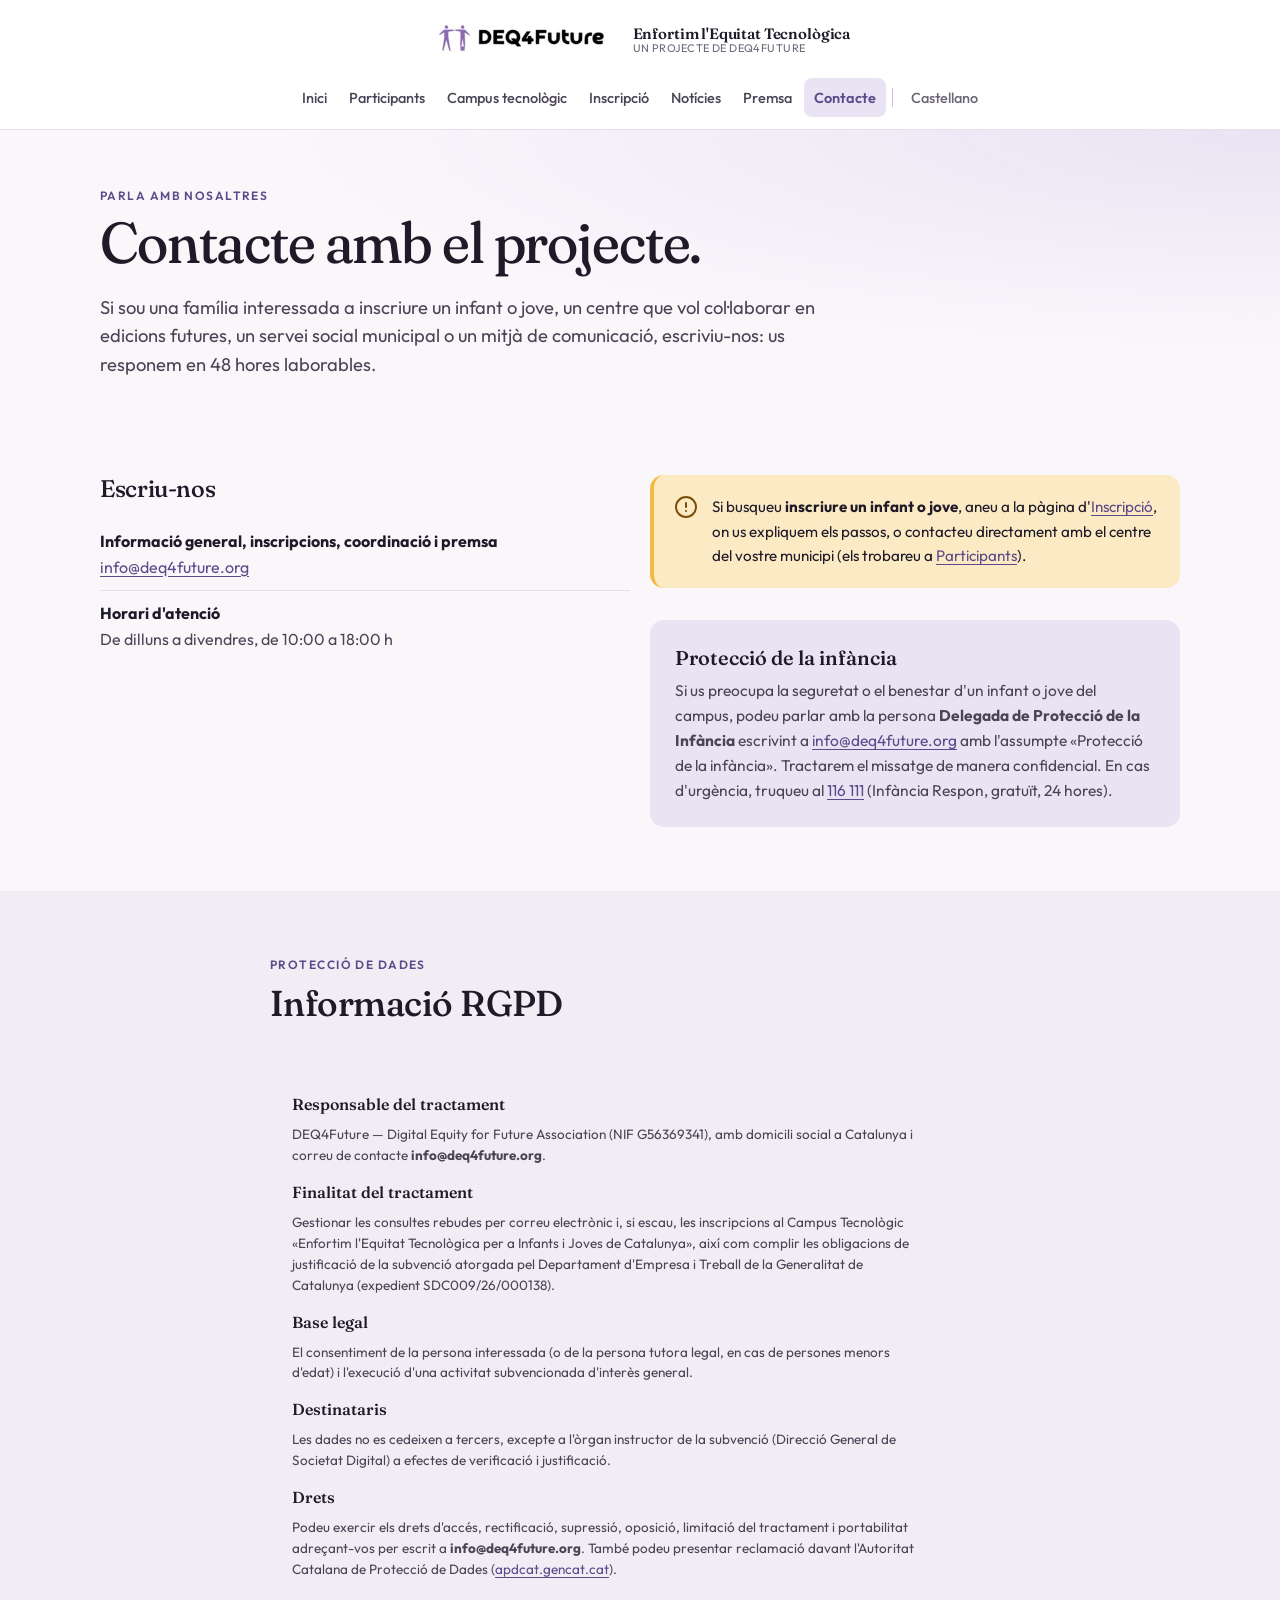
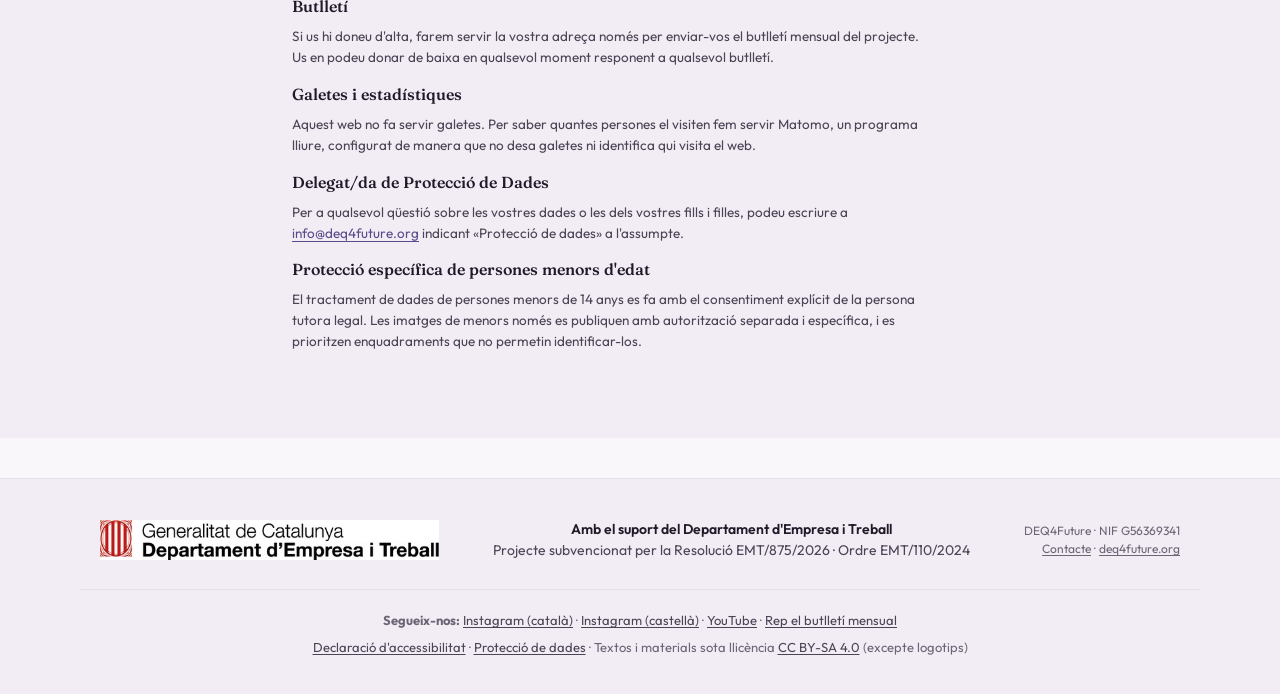
<file: contacte.html>
<!doctype html>
<html lang="ca">
<head>
<meta charset="utf-8">
<meta name="viewport" content="width=device-width, initial-scale=1, viewport-fit=cover">
<title>Contacte · Enfortim l'Equitat Tecnològica</title>
<meta name="description" content="Contacta amb el projecte: inscripcions, centres col·laboradors, serveis socials i premsa.">
<meta property="og:title" content="Contacte · Enfortim l'Equitat Tecnològica">
<meta property="og:description" content="Contacta amb el projecte: inscripcions, centres col·laboradors, serveis socials i premsa.">
<meta property="og:type" content="website">
<meta property="og:locale" content="ca_ES">
<meta property="og:url" content="https://enfortim.deq4future.org/contacte.html">
<link rel="icon" href="logo-deq.jpg">
<link rel="stylesheet" href="fonts.css">
<link rel="stylesheet" href="styles.css">
<script src="analytics.js" defer></script>
</head>
<body>
<a class="skip-link" href="#contingut">Salta al contingut principal</a>

<header class="site-header">
  <div class="header-inner">
    <a class="brand" href="index.html">
      <img src="logo-deq.jpg" alt="DEQ4Future" width="189" height="56">
      <span class="brand-text">
        <strong>Enfortim l'Equitat Tecnològica</strong>
        <span>Un projecte de DEQ4Future</span>
      </span>
    </a>
    <nav class="nav" aria-label="Navegació principal">
      <a href="index.html">Inici</a>
      <a href="participants.html">Participants</a>
      <a href="campus.html">Campus tecnològic</a>
      <a href="inscripcio.html">Inscripció</a>
      <a href="noticies.html">Notícies</a>
      <a href="premsa.html">Premsa</a>
      <a href="contacte.html" aria-current="page" class="active">Contacte</a>
      <a class="lang" href="es.html" lang="es" hreflang="es">Castellano</a>
    </nav>
  </div>
</header>

<main class="page" id="contingut" tabindex="-1">
  <section class="hero" style="padding-block: 56px 32px;">
    <div class="wrap">
      <p class="eyebrow">Parla amb nosaltres</p>
      <h1>Contacte amb el projecte.</h1>
      <p class="lead">
        Si sou una família interessada a inscriure un infant o jove, un
        centre que vol col·laborar en edicions futures, un servei social
        municipal o un mitjà de comunicació, escriviu-nos: us responem en
        48 hores laborables.
      </p>
    </div>
  </section>

  <!-- Adreces de contacte -->
  <section>
    <div class="wrap">
      <div class="grid grid-2">
        <!-- Contactes directes -->
        <div>
          <h2 style="font-size: 1.5rem; margin-bottom: 16px;">Escriu-nos</h2>

          <ul class="plain">
            <li>
              <strong style="color: var(--fg); display: block;">Informació general, inscripcions, coordinació i premsa</strong>
              <a class="inline" href="mailto:info@deq4future.org">info@deq4future.org</a>
            </li>
            <li>
              <strong style="color: var(--fg); display: block;">Horari d'atenció</strong>
              De dilluns a divendres, de 10:00 a 18:00 h
            </li>
          </ul>
        </div>

        <div>
          <div class="info-box">
            <svg aria-hidden="true" focusable="false" viewBox="0 0 24 24" fill="none" stroke="currentColor" stroke-width="2" stroke-linecap="round" stroke-linejoin="round"><circle cx="12" cy="12" r="10"/><path d="M12 8v4M12 16h.01"/></svg>
            <div>
              Si busqueu <strong>inscriure un infant o jove</strong>, aneu a
              la pàgina d'<a class="inline" href="inscripcio.html">Inscripció</a>,
              on us expliquem els passos, o contacteu directament amb el
              centre del vostre municipi (els trobareu a
              <a class="inline" href="participants.html">Participants</a>).
            </div>
          </div>

          <div class="spacer"></div>

          <div class="card card-accent">
            <h3>Protecció de la infància</h3>
            <p>
              Si us preocupa la seguretat o el benestar d'un infant o jove
              del campus, podeu parlar amb la persona
              <strong>Delegada de Protecció de la Infància</strong>
              escrivint a
              <a class="inline" href="mailto:info@deq4future.org?subject=Protecci%C3%B3%20de%20la%20inf%C3%A0ncia">info@deq4future.org</a>
              amb l'assumpte «Protecció de la infància». Tractarem el missatge
              de manera confidencial. En cas d'urgència, truqueu al
              <a class="inline" href="tel:116111">116 111</a> (Infància
              Respon, gratuït, 24 hores).
            </p>
          </div>
        </div>

      </div>
    </div>
  </section>

  <!-- RGPD complet -->
  <section class="alt" id="proteccio-dades">
    <div class="wrap narrow">
      <div class="section-head">
        <div>
          <p class="eyebrow">Protecció de dades</p>
          <h2>Informació RGPD</h2>
        </div>
      </div>

      <div class="rgpd-box">
        <h3>Responsable del tractament</h3>
        <p>
          DEQ4Future — Digital Equity for Future Association
          (NIF&nbsp;G56369341), amb domicili social a Catalunya i correu de
          contacte <strong>info@deq4future.org</strong>.
        </p>

        <h3 style="margin-top: 14px;">Finalitat del tractament</h3>
        <p>
          Gestionar les consultes rebudes per correu electrònic
          i, si escau, les inscripcions al Campus Tecnològic «Enfortim
          l'Equitat Tecnològica per a Infants i Joves de Catalunya», així
          com complir les obligacions de justificació de la subvenció
          atorgada pel Departament d'Empresa i Treball de la Generalitat de
          Catalunya (expedient SDC009/26/000138).
        </p>

        <h3 style="margin-top: 14px;">Base legal</h3>
        <p>
          El consentiment de la persona interessada (o de la persona tutora
          legal, en cas de persones menors d'edat) i l'execució d'una
          activitat subvencionada d'interès general.
        </p>

        <h3 style="margin-top: 14px;">Destinataris</h3>
        <p>
          Les dades no es cedeixen a tercers, excepte a l'òrgan instructor
          de la subvenció (Direcció General de Societat Digital) a efectes
          de verificació i justificació.
        </p>

        <h3 style="margin-top: 14px;">Drets</h3>
        <p>
          Podeu exercir els drets d'accés, rectificació, supressió,
          oposició, limitació del tractament i portabilitat adreçant-vos per
          escrit a <strong>info@deq4future.org</strong>. També podeu
          presentar reclamació davant l'Autoritat Catalana de Protecció de
          Dades (<a class="inline" href="https://apdcat.gencat.cat" target="_blank" rel="noopener">apdcat.gencat.cat<span class="sr-only"> (s'obre en una finestra nova)</span></a>).
        </p>

        <h3 style="margin-top: 14px;">Butlletí</h3>
        <p>
          Si us hi doneu d'alta, farem servir la vostra adreça només per
          enviar-vos el butlletí mensual del projecte. Us en podeu donar de
          baixa en qualsevol moment responent a qualsevol butlletí.
        </p>

        <h3 style="margin-top: 14px;">Galetes i estadístiques</h3>
        <p>
          Aquest web no fa servir galetes. Per saber quantes persones el
          visiten fem servir Matomo, un programa lliure, configurat de
          manera que no desa galetes ni identifica qui visita el web.
        </p>

        <h3 style="margin-top: 14px;">Delegat/da de Protecció de Dades</h3>
        <p>
          Per a qualsevol qüestió sobre les vostres dades o les dels vostres
          fills i filles, podeu escriure a
          <a class="inline" href="mailto:info@deq4future.org?subject=Protecci%C3%B3%20de%20dades">info@deq4future.org</a>
          indicant «Protecció de dades» a l'assumpte.
        </p>

        <h3 style="margin-top: 14px;">Protecció específica de persones menors d'edat</h3>
        <p>
          El tractament de dades de persones menors de 14 anys es fa amb el
          consentiment explícit de la persona tutora legal. Les imatges de
          menors només es publiquen amb autorització separada i específica,
          i es prioritzen enquadraments que no permetin identificar-los.
        </p>
      </div>
    </div>
  </section>
</main>

<footer class="site-footer" lang="ca">
  <div class="footer-inner">
    <img class="gen-logo" src="logo-gen.jpg" alt="Generalitat de Catalunya · Departament d'Empresa i Treball" width="339" height="40">
    <div class="claim">
      <strong>Amb el suport del Departament d'Empresa i Treball</strong>
      Projecte subvencionat per la Resolució EMT/875/2026 · Ordre EMT/110/2024
    </div>
    <div class="meta">
      DEQ4Future · NIF G56369341<br>
      <a href="contacte.html">Contacte</a> · <a href="https://deq4future.org" target="_blank" rel="noopener">deq4future.org<span class="sr-only"> (s'obre en una finestra nova)</span></a>
    </div>
  </div>
  <div class="footer-bottom">
    <p>
      <strong>Segueix-nos:</strong> <a href="https://www.instagram.com/deq4future.cat/" target="_blank" rel="noopener">Instagram (català)<span class="sr-only"> (s'obre en una finestra nova)</span></a> · <a href="https://www.instagram.com/deq4future.es/" target="_blank" rel="noopener">Instagram (castellà)<span class="sr-only"> (s'obre en una finestra nova)</span></a> · <a href="https://www.youtube.com/@deq4future" target="_blank" rel="noopener">YouTube<span class="sr-only"> (s'obre en una finestra nova)</span></a>
      · <a href="mailto:info@deq4future.org?subject=Alta%20al%20butllet%C3%AD%20Enfortim&body=Vull%20rebre%20el%20butllet%C3%AD%20mensual%20del%20projecte%20%C2%ABEnfortim%20l%27Equitat%20Tecnol%C3%B2gica%C2%BB%20en%20aquesta%20adre%C3%A7a.">Rep el butlletí mensual</a>
    </p>
    <p>
      <a href="accessibilitat.html">Declaració d'accessibilitat</a>
      · <a href="contacte.html#proteccio-dades">Protecció de dades</a>
      · Textos i materials sota llicència
      <a href="https://creativecommons.org/licenses/by-sa/4.0/deed.ca" target="_blank" rel="license noopener">CC BY-SA 4.0<span class="sr-only"> (s'obre en una finestra nova)</span></a>
      (excepte logotips)
    </p>
  </div>
</footer>

</body>
</html>
</file>
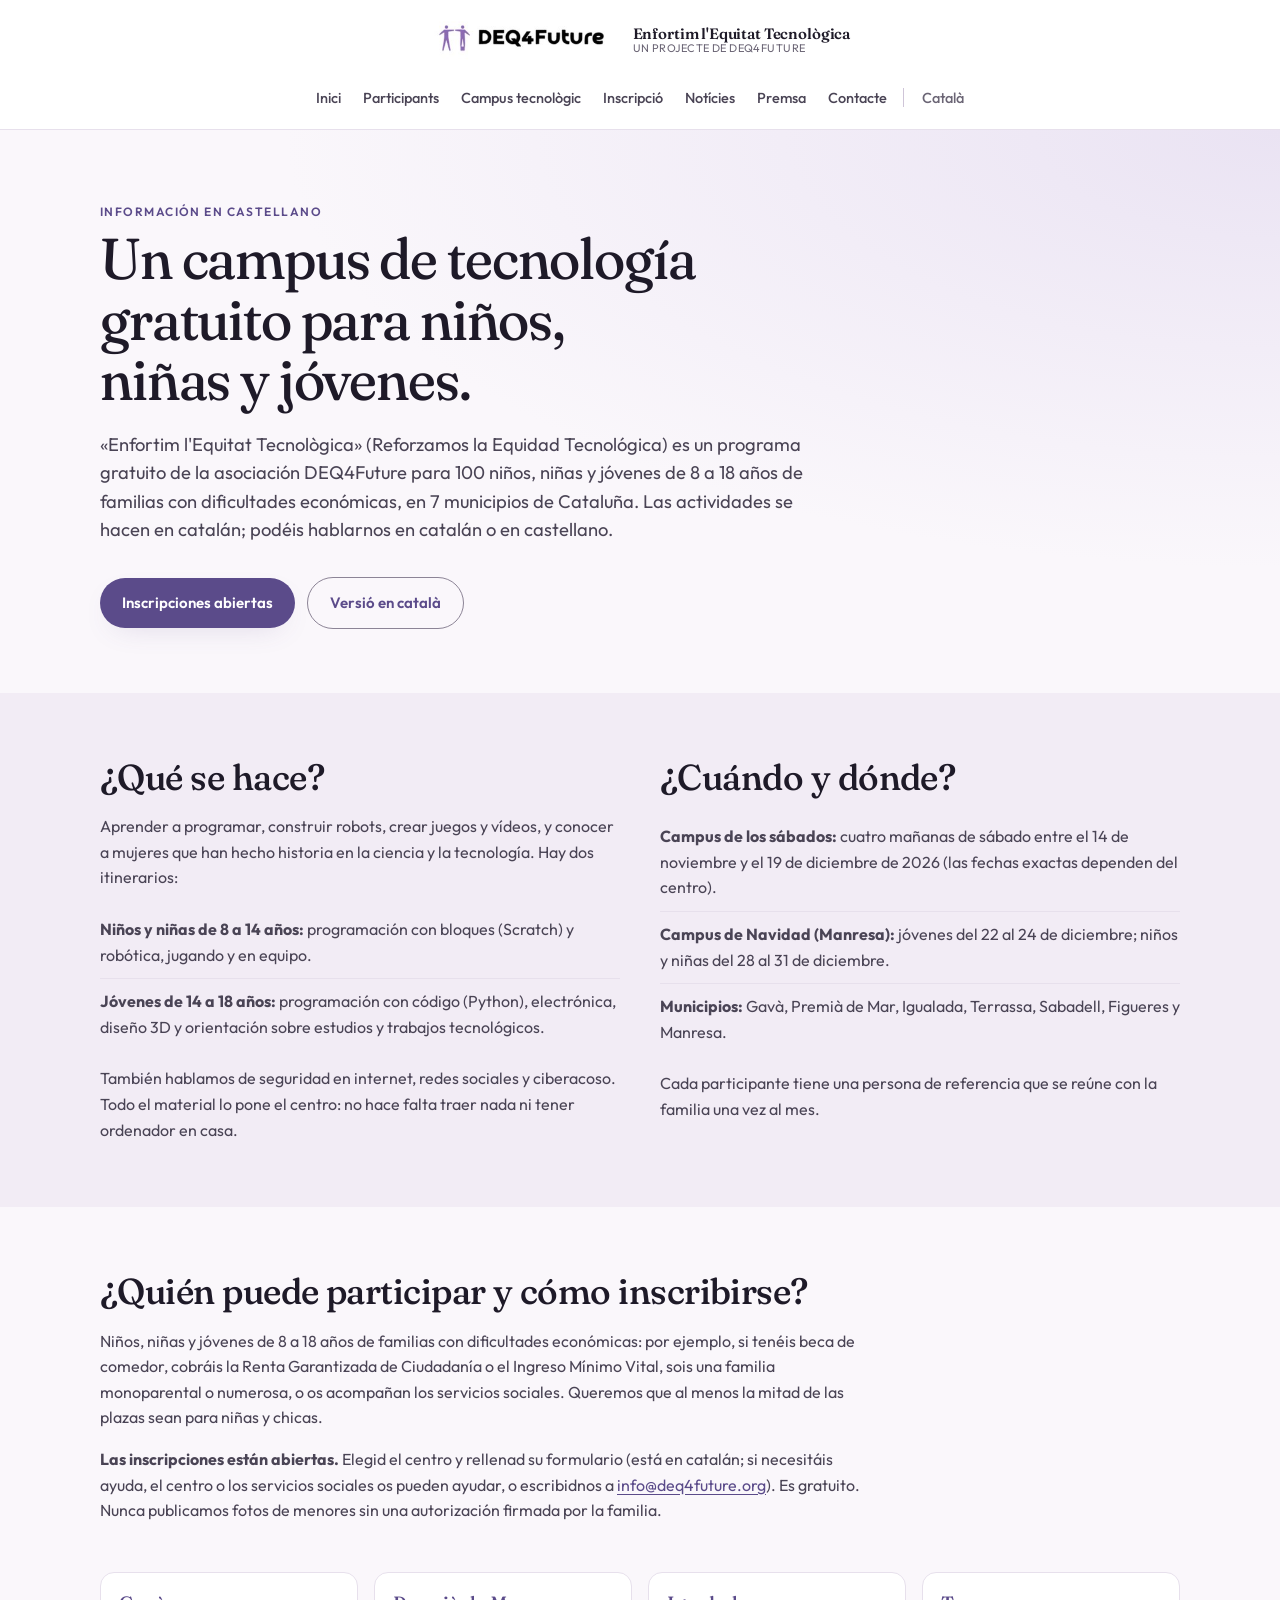
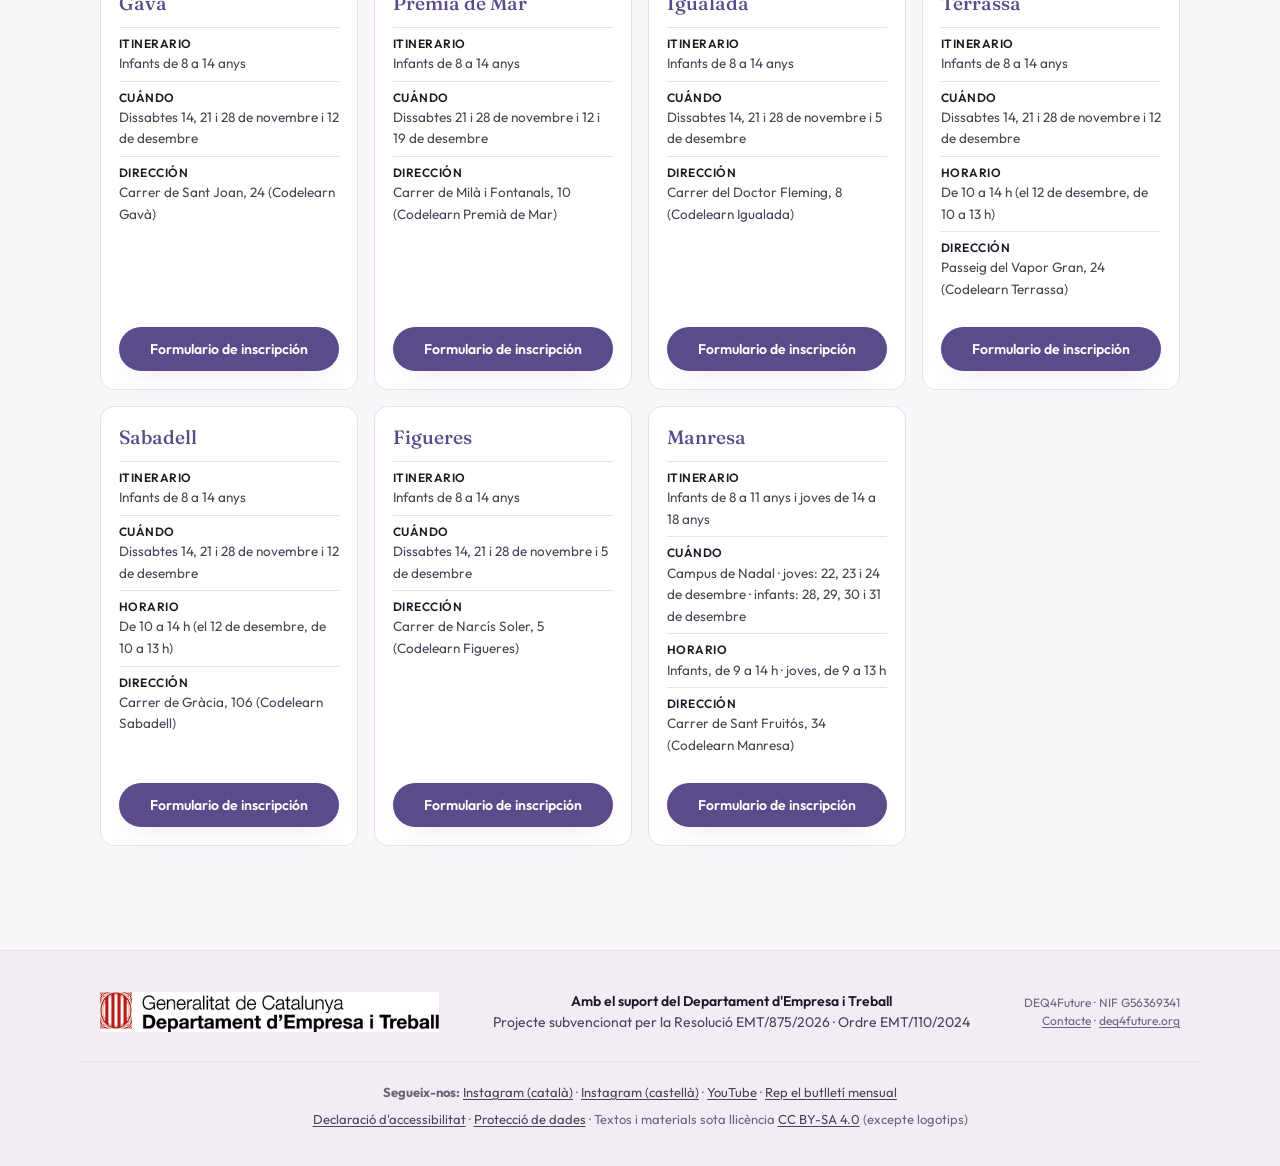
<file: es.html>
<!doctype html>
<html lang="es">
<head>
<meta charset="utf-8">
<meta name="viewport" content="width=device-width, initial-scale=1, viewport-fit=cover">
<title>Información en castellano · Enfortim l'Equitat Tecnològica</title>
<meta name="description" content="Campus tecnológico gratuito para 100 niños, niñas y jóvenes de 8 a 18 años en situación de vulnerabilidad en Cataluña.">
<meta property="og:title" content="Información en castellano · Enfortim l'Equitat Tecnològica">
<meta property="og:description" content="Campus tecnológico gratuito para 100 niños, niñas y jóvenes de 8 a 18 años en situación de vulnerabilidad en Cataluña.">
<meta property="og:type" content="website">
<meta property="og:locale" content="es_ES">
<meta property="og:url" content="https://enfortim.deq4future.org/es.html">
<link rel="icon" href="logo-deq.jpg">
<link rel="stylesheet" href="fonts.css">
<link rel="stylesheet" href="styles.css">
<script src="analytics.js" defer></script>
</head>
<body>
<a class="skip-link" href="#contingut">Saltar al contenido principal</a>

<header class="site-header">
  <div class="header-inner">
    <a class="brand" href="index.html">
      <img src="logo-deq.jpg" alt="DEQ4Future" width="189" height="56">
      <span class="brand-text">
        <strong>Enfortim l'Equitat Tecnològica</strong>
        <span>Un projecte de DEQ4Future</span>
      </span>
    </a>
    <nav class="nav" aria-label="Navegació principal" lang="ca">
      <a href="index.html">Inici</a>
      <a href="participants.html">Participants</a>
      <a href="campus.html">Campus tecnològic</a>
      <a href="inscripcio.html">Inscripció</a>
      <a href="noticies.html">Notícies</a>
      <a href="premsa.html">Premsa</a>
      <a href="contacte.html">Contacte</a>
      <a class="lang" href="index.html" lang="ca" hreflang="ca">Català</a>
    </nav>
  </div>
</header>

<main class="page" id="contingut" tabindex="-1">
  <section class="hero">
    <div class="wrap">
      <p class="eyebrow">Información en castellano</p>
      <h1>Un campus de tecnología gratuito para niños, niñas y jóvenes.</h1>
      <p class="lead">
        «Enfortim l'Equitat Tecnològica» (Reforzamos la Equidad Tecnológica)
        es un programa gratuito de la asociación DEQ4Future para 100 niños,
        niñas y jóvenes de 8 a 18 años de familias con dificultades
        económicas, en 7 municipios de Cataluña. Las actividades se hacen
        en catalán; podéis hablarnos en catalán o en castellano.
      </p>
      <div class="cta-row">
        <a class="btn btn-primary" href="#inscripcion">Inscripciones abiertas</a>
        <a class="btn btn-ghost" href="index.html" lang="ca" hreflang="ca">Versió en català</a>
      </div>
    </div>
  </section>

  <section class="alt">
    <div class="wrap">
      <div class="grid grid-2" style="gap: 40px;">
        <div>
          <h2>¿Qué se hace?</h2>
          <p>
            Aprender a programar, construir robots, crear juegos y vídeos,
            y conocer a mujeres que han hecho historia en la ciencia y la
            tecnología. Hay dos itinerarios:
          </p>
          <ul class="plain">
            <li><strong>Niños y niñas de 8 a 14 años:</strong> programación con bloques (Scratch) y robótica, jugando y en equipo.</li>
            <li><strong>Jóvenes de 14 a 18 años:</strong> programación con código (Python), electrónica, diseño 3D y orientación sobre estudios y trabajos tecnológicos.</li>
          </ul>
          <p style="margin-top: 16px;">
            También hablamos de seguridad en internet, redes sociales y
            ciberacoso. Todo el material lo pone el centro: no hace falta
            traer nada ni tener ordenador en casa.
          </p>
        </div>
        <div>
          <h2>¿Cuándo y dónde?</h2>
          <ul class="plain">
            <li><strong>Campus de los sábados:</strong> cuatro mañanas de sábado entre el 14 de noviembre y el 19 de diciembre de 2026 (las fechas exactas dependen del centro).</li>
            <li><strong>Campus de Navidad (Manresa):</strong> jóvenes del 22 al 24 de diciembre; niños y niñas del 28 al 31 de diciembre.</li>
            <li><strong>Municipios:</strong> Gavà, Premià de Mar, Igualada, Terrassa, Sabadell, Figueres y Manresa.</li>
          </ul>
          <p style="margin-top: 16px;">
            Cada participante tiene una persona de referencia que se reúne
            con la familia una vez al mes.
          </p>
        </div>
      </div>
    </div>
  </section>

  <section id="inscripcion">
    <div class="wrap">
      <h2>¿Quién puede participar y cómo inscribirse?</h2>
      <p>
        Niños, niñas y jóvenes de 8 a 18 años de familias con dificultades
        económicas: por ejemplo, si tenéis beca de comedor, cobráis la
        Renta Garantizada de Ciudadanía o el Ingreso Mínimo Vital, sois una
        familia monoparental o numerosa, o os acompañan los servicios
        sociales. Queremos que al menos la mitad de las plazas sean para
        niñas y chicas.
      </p>
      <p>
        <strong>Las inscripciones están abiertas.</strong> Elegid el centro
        y rellenad su formulario (está en catalán; si necesitáis ayuda, el
        centro o los servicios sociales os pueden ayudar, o escribidnos a
        <a class="inline" href="mailto:info@deq4future.org?subject=Inscripci%C3%B3n%20Enfortim">info@deq4future.org</a>).
        Es gratuito. Nunca publicamos fotos de menores sin una autorización
        firmada por la familia.
      </p>
      <div class="spacer"></div>
      <div class="centres-grid centres-insc">
        <article class="centre centre-insc">
          <h3 class="city">Gavà</h3>
          <dl>
            <div><dt>Itinerario</dt><dd lang="ca">Infants de 8 a 14 anys</dd></div>
            <div><dt>Cuándo</dt><dd lang="ca">Dissabtes 14, 21 i 28 de novembre i 12 de desembre</dd></div>
            <div><dt>Dirección</dt><dd lang="ca">Carrer de Sant Joan, 24 (Codelearn Gavà)</dd></div>
          </dl>
          <a class="btn btn-primary" href="https://docs.google.com/forms/d/15ylg6z0A8CoO83O5A5dQRg8993pkZs9ZBtc6XSwceWY/viewform" target="_blank" rel="noopener">Formulario de inscripción<span class="sr-only"> Gavà (se abre en una ventana nueva)</span></a>
        </article>
        <article class="centre centre-insc">
          <h3 class="city">Premià de Mar</h3>
          <dl>
            <div><dt>Itinerario</dt><dd lang="ca">Infants de 8 a 14 anys</dd></div>
            <div><dt>Cuándo</dt><dd lang="ca">Dissabtes 21 i 28 de novembre i 12 i 19 de desembre</dd></div>
            <div><dt>Dirección</dt><dd lang="ca">Carrer de Milà i Fontanals, 10 (Codelearn Premià de Mar)</dd></div>
          </dl>
          <a class="btn btn-primary" href="https://docs.google.com/forms/d/1C22bn2GZXo7CyPAS9OFHFEgFHjk9q5HcZQ9v7WqZ4J8/viewform" target="_blank" rel="noopener">Formulario de inscripción<span class="sr-only"> Premià de Mar (se abre en una ventana nueva)</span></a>
        </article>
        <article class="centre centre-insc">
          <h3 class="city">Igualada</h3>
          <dl>
            <div><dt>Itinerario</dt><dd lang="ca">Infants de 8 a 14 anys</dd></div>
            <div><dt>Cuándo</dt><dd lang="ca">Dissabtes 14, 21 i 28 de novembre i 5 de desembre</dd></div>
            <div><dt>Dirección</dt><dd lang="ca">Carrer del Doctor Fleming, 8 (Codelearn Igualada)</dd></div>
          </dl>
          <a class="btn btn-primary" href="https://docs.google.com/forms/d/1RCz5XIfXwvT9t5aQZ3R-VxYgu9KM7V7ApukxBNV3Fvc/viewform" target="_blank" rel="noopener">Formulario de inscripción<span class="sr-only"> Igualada (se abre en una ventana nueva)</span></a>
        </article>
        <article class="centre centre-insc">
          <h3 class="city">Terrassa</h3>
          <dl>
            <div><dt>Itinerario</dt><dd lang="ca">Infants de 8 a 14 anys</dd></div>
            <div><dt>Cuándo</dt><dd lang="ca">Dissabtes 14, 21 i 28 de novembre i 12 de desembre</dd></div>
            <div><dt>Horario</dt><dd lang="ca">De 10 a 14 h (el 12 de desembre, de 10 a 13 h)</dd></div>
            <div><dt>Dirección</dt><dd lang="ca">Passeig del Vapor Gran, 24 (Codelearn Terrassa)</dd></div>
          </dl>
          <a class="btn btn-primary" href="https://docs.google.com/forms/d/e/1FAIpQLSe379pjtsV1akNB-FHfmAmLHN4MFu_XN0bHipUazcvzLcNc8g/viewform" target="_blank" rel="noopener">Formulario de inscripción<span class="sr-only"> Terrassa (se abre en una ventana nueva)</span></a>
        </article>
        <article class="centre centre-insc">
          <h3 class="city">Sabadell</h3>
          <dl>
            <div><dt>Itinerario</dt><dd lang="ca">Infants de 8 a 14 anys</dd></div>
            <div><dt>Cuándo</dt><dd lang="ca">Dissabtes 14, 21 i 28 de novembre i 12 de desembre</dd></div>
            <div><dt>Horario</dt><dd lang="ca">De 10 a 14 h (el 12 de desembre, de 10 a 13 h)</dd></div>
            <div><dt>Dirección</dt><dd lang="ca">Carrer de Gràcia, 106 (Codelearn Sabadell)</dd></div>
          </dl>
          <a class="btn btn-primary" href="https://docs.google.com/forms/d/e/1FAIpQLScbK9ms3uyOz1A6ClmsbsgOxdoQlj8AuxGrH7F7CWzzk8C8UA/viewform" target="_blank" rel="noopener">Formulario de inscripción<span class="sr-only"> Sabadell (se abre en una ventana nueva)</span></a>
        </article>
        <article class="centre centre-insc">
          <h3 class="city">Figueres</h3>
          <dl>
            <div><dt>Itinerario</dt><dd lang="ca">Infants de 8 a 14 anys</dd></div>
            <div><dt>Cuándo</dt><dd lang="ca">Dissabtes 14, 21 i 28 de novembre i 5 de desembre</dd></div>
            <div><dt>Dirección</dt><dd lang="ca">Carrer de Narcís Soler, 5 (Codelearn Figueres)</dd></div>
          </dl>
          <a class="btn btn-primary" href="https://docs.google.com/forms/d/1GyzbYUm2YjY4wDoSXCVUJlm9rYT5TihbLfM4TA9cEIc/viewform" target="_blank" rel="noopener">Formulario de inscripción<span class="sr-only"> Figueres (se abre en una ventana nueva)</span></a>
        </article>
        <article class="centre centre-insc">
          <h3 class="city">Manresa</h3>
          <dl>
            <div><dt>Itinerario</dt><dd lang="ca">Infants de 8 a 11 anys i joves de 14 a 18 anys</dd></div>
            <div><dt>Cuándo</dt><dd lang="ca">Campus de Nadal · joves: 22, 23 i 24 de desembre · infants: 28, 29, 30 i 31 de desembre</dd></div>
            <div><dt>Horario</dt><dd lang="ca">Infants, de 9 a 14 h · joves, de 9 a 13 h</dd></div>
            <div><dt>Dirección</dt><dd lang="ca">Carrer de Sant Fruitós, 34 (Codelearn Manresa)</dd></div>
          </dl>
          <a class="btn btn-primary" href="https://forms.gle/6Mbjrjd6v4t18LNV6" target="_blank" rel="noopener">Formulario de inscripción<span class="sr-only"> Manresa (se abre en una ventana nueva)</span></a>
        </article>
      </div>
    </div>
  </section>
</main>

<footer class="site-footer" lang="ca">
  <div class="footer-inner">
    <img class="gen-logo" src="logo-gen.jpg" alt="Generalitat de Catalunya · Departament d'Empresa i Treball" width="339" height="40">
    <div class="claim">
      <strong>Amb el suport del Departament d'Empresa i Treball</strong>
      Projecte subvencionat per la Resolució EMT/875/2026 · Ordre EMT/110/2024
    </div>
    <div class="meta">
      DEQ4Future · NIF G56369341<br>
      <a href="contacte.html">Contacte</a> · <a href="https://deq4future.org" target="_blank" rel="noopener">deq4future.org<span class="sr-only"> (s'obre en una finestra nova)</span></a>
    </div>
  </div>
  <div class="footer-bottom">
    <p>
      <strong>Segueix-nos:</strong> <a href="https://www.instagram.com/deq4future.cat/" target="_blank" rel="noopener">Instagram (català)<span class="sr-only"> (s'obre en una finestra nova)</span></a> · <a href="https://www.instagram.com/deq4future.es/" target="_blank" rel="noopener">Instagram (castellà)<span class="sr-only"> (s'obre en una finestra nova)</span></a> · <a href="https://www.youtube.com/@deq4future" target="_blank" rel="noopener">YouTube<span class="sr-only"> (s'obre en una finestra nova)</span></a>
      · <a href="mailto:info@deq4future.org?subject=Alta%20al%20butllet%C3%AD%20Enfortim&body=Vull%20rebre%20el%20butllet%C3%AD%20mensual%20del%20projecte%20%C2%ABEnfortim%20l%27Equitat%20Tecnol%C3%B2gica%C2%BB%20en%20aquesta%20adre%C3%A7a.">Rep el butlletí mensual</a>
    </p>
    <p>
      <a href="accessibilitat.html">Declaració d'accessibilitat</a>
      · <a href="contacte.html#proteccio-dades">Protecció de dades</a>
      · Textos i materials sota llicència
      <a href="https://creativecommons.org/licenses/by-sa/4.0/deed.ca" target="_blank" rel="license noopener">CC BY-SA 4.0<span class="sr-only"> (s'obre en una finestra nova)</span></a>
      (excepte logotips)
    </p>
  </div>
</footer>

</body>
</html>
</file>
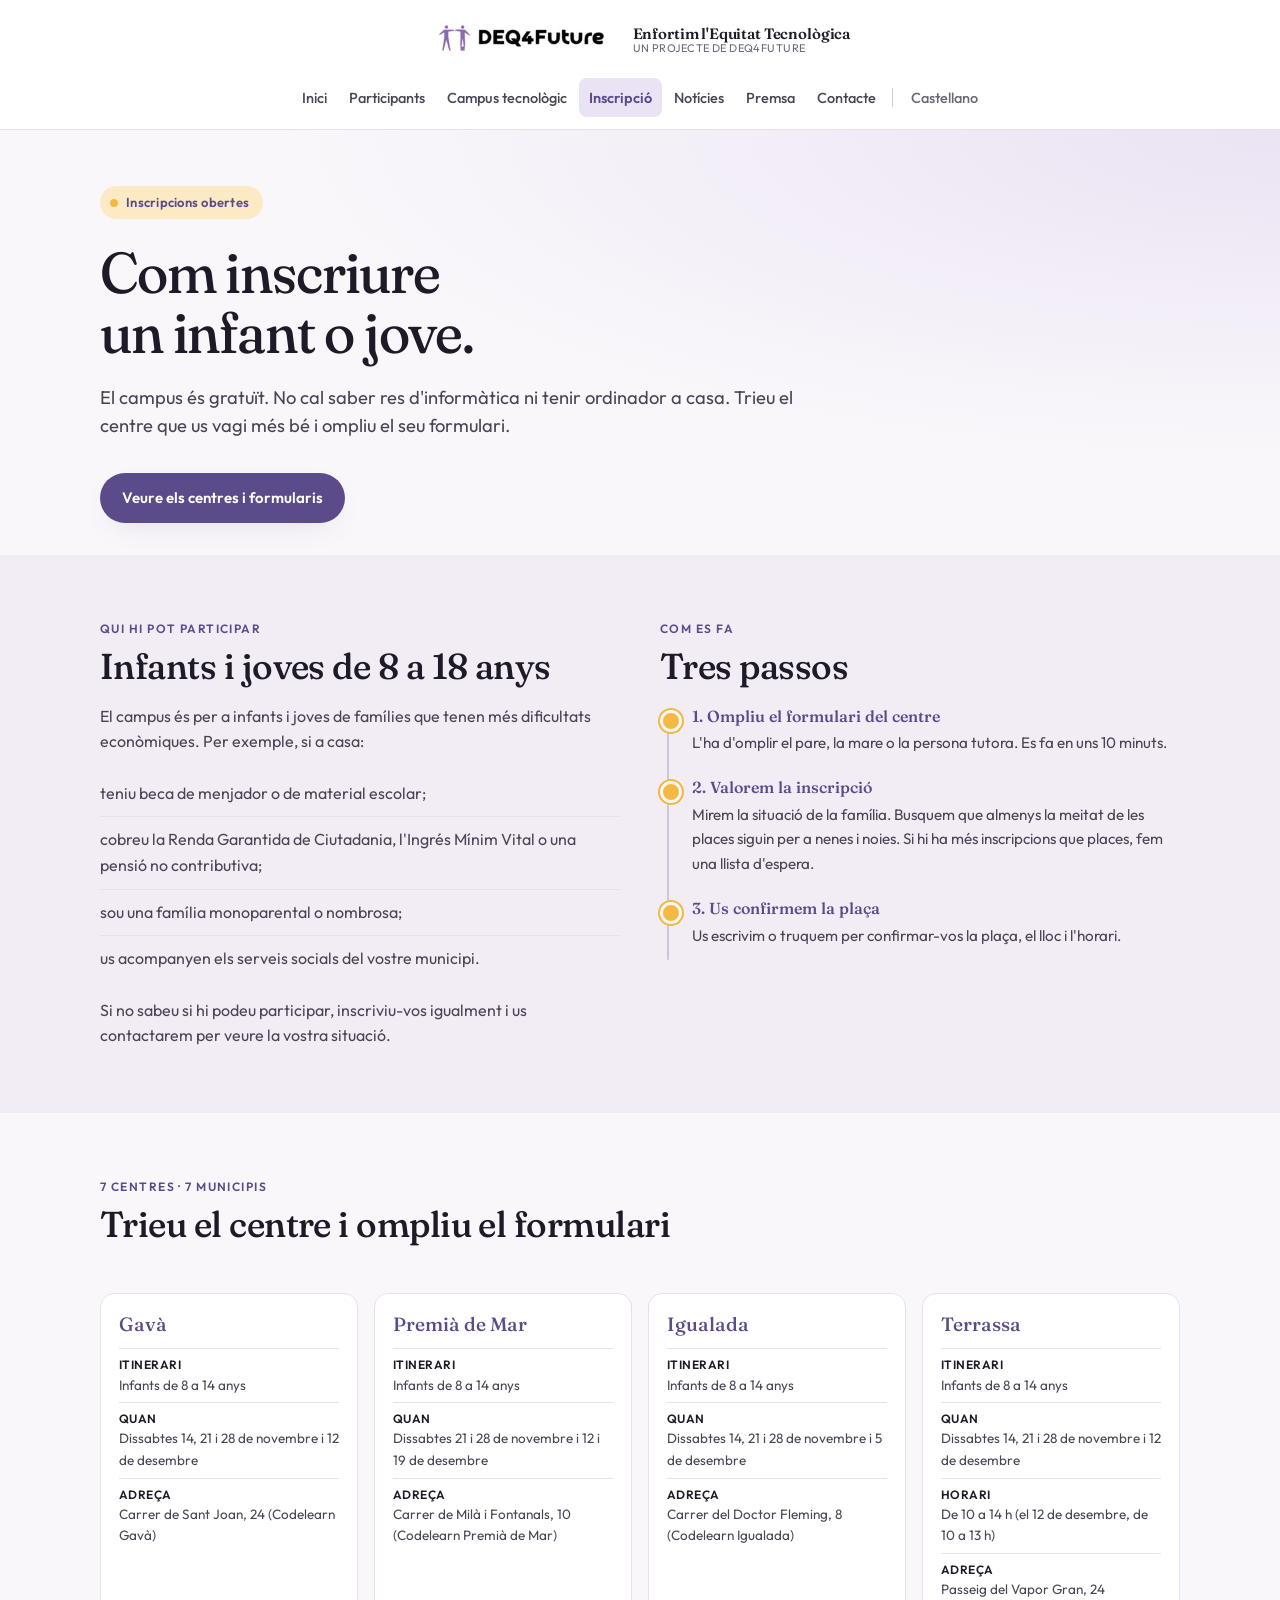
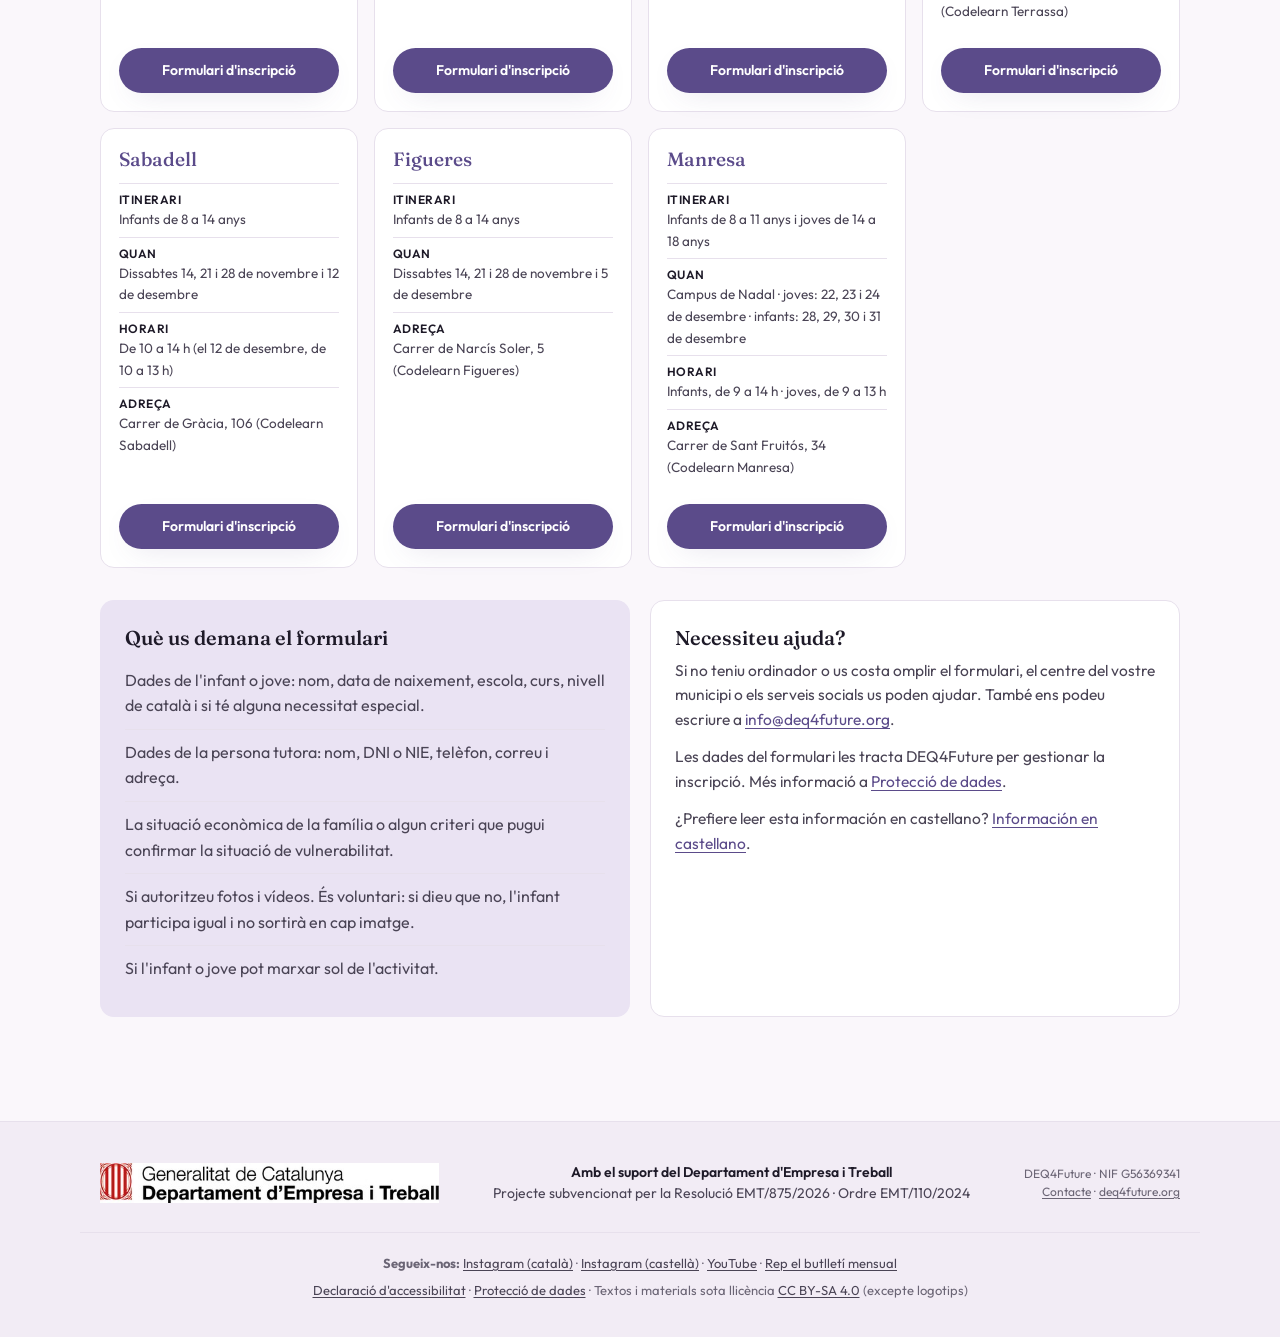
<file: inscripcio.html>
<!doctype html>
<html lang="ca">
<head>
<meta charset="utf-8">
<meta name="viewport" content="width=device-width, initial-scale=1, viewport-fit=cover">
<title>Inscripció · Enfortim l'Equitat Tecnològica</title>
<meta name="description" content="Inscripcions obertes al campus tecnològic gratuït per a infants i joves de 8 a 18 anys. Formulari d'inscripció de cada centre.">
<meta property="og:title" content="Inscripció · Enfortim l'Equitat Tecnològica">
<meta property="og:description" content="Inscripcions obertes al campus tecnològic gratuït per a infants i joves de 8 a 18 anys. Formulari d'inscripció de cada centre.">
<meta property="og:type" content="website">
<meta property="og:locale" content="ca_ES">
<meta property="og:url" content="https://enfortim.deq4future.org/inscripcio.html">
<link rel="icon" href="logo-deq.jpg">
<link rel="stylesheet" href="fonts.css">
<link rel="stylesheet" href="styles.css">
<script src="analytics.js" defer></script>
</head>
<body>
<a class="skip-link" href="#contingut">Salta al contingut principal</a>

<header class="site-header">
  <div class="header-inner">
    <a class="brand" href="index.html">
      <img src="logo-deq.jpg" alt="DEQ4Future" width="189" height="56">
      <span class="brand-text">
        <strong>Enfortim l'Equitat Tecnològica</strong>
        <span>Un projecte de DEQ4Future</span>
      </span>
    </a>
    <nav class="nav" aria-label="Navegació principal">
      <a href="index.html">Inici</a>
      <a href="participants.html">Participants</a>
      <a href="campus.html">Campus tecnològic</a>
      <a href="inscripcio.html" aria-current="page" class="active">Inscripció</a>
      <a href="noticies.html">Notícies</a>
      <a href="premsa.html">Premsa</a>
      <a href="contacte.html">Contacte</a>
      <a class="lang" href="es.html" lang="es" hreflang="es">Castellano</a>
    </nav>
  </div>
</header>

<main class="page" id="contingut" tabindex="-1">
  <section class="hero" style="padding-block: 56px 32px;">
    <div class="wrap">
      <p class="hero-eyebrow">Inscripcions obertes</p>
      <h1>Com inscriure un infant o jove.</h1>
      <p class="lead">
        El campus és gratuït. No cal saber res d'informàtica ni tenir
        ordinador a casa. Trieu el centre que us vagi més bé i ompliu el
        seu formulari.
      </p>
      <div class="cta-row">
        <a class="btn btn-primary" href="#centres">Veure els centres i formularis</a>
      </div>
    </div>
  </section>

  <section class="alt">
    <div class="wrap">
      <div class="grid grid-2" style="gap: 40px;">
        <div>
          <p class="eyebrow">Qui hi pot participar</p>
          <h2>Infants i joves de 8 a 18 anys</h2>
          <p>
            El campus és per a infants i joves de famílies que tenen més
            dificultats econòmiques. Per exemple, si a casa:
          </p>
          <ul class="plain">
            <li>teniu beca de menjador o de material escolar;</li>
            <li>cobreu la Renda Garantida de Ciutadania, l'Ingrés Mínim Vital o una pensió no contributiva;</li>
            <li>sou una família monoparental o nombrosa;</li>
            <li>us acompanyen els serveis socials del vostre municipi.</li>
          </ul>
          <p style="margin-top: 16px;">
            Si no sabeu si hi podeu participar, inscriviu-vos igualment i us
            contactarem per veure la vostra situació.
          </p>
        </div>

        <div>
          <p class="eyebrow">Com es fa</p>
          <h2>Tres passos</h2>
          <ol class="timeline" style="list-style: none; margin: 0;">
            <li class="step">
              <span class="date">1. Ompliu el formulari del centre</span>
              <p>L'ha d'omplir el pare, la mare o la persona tutora. Es fa
              en uns 10 minuts.</p>
            </li>
            <li class="step">
              <span class="date">2. Valorem la inscripció</span>
              <p>Mirem la situació de la família. Busquem que almenys la
              meitat de les places siguin per a nenes i noies. Si hi ha més
              inscripcions que places, fem una llista d'espera.</p>
            </li>
            <li class="step">
              <span class="date">3. Us confirmem la plaça</span>
              <p>Us escrivim o truquem per confirmar-vos la plaça, el lloc i
              l'horari.</p>
            </li>
          </ol>
        </div>
      </div>
    </div>
  </section>

  <section id="centres">
    <div class="wrap">
      <div class="section-head">
        <div>
          <p class="eyebrow">7 centres · 7 municipis</p>
          <h2>Trieu el centre i ompliu el formulari</h2>
        </div>
      </div>

      <div class="centres-grid centres-insc">
        <article class="centre centre-insc">
          <h3 class="city">Gavà</h3>
          <dl>
            <div><dt>Itinerari</dt><dd>Infants de 8 a 14 anys</dd></div>
            <div><dt>Quan</dt><dd>Dissabtes 14, 21 i 28 de novembre i 12 de desembre</dd></div>
            <div><dt>Adreça</dt><dd>Carrer de Sant Joan, 24 (Codelearn Gavà)</dd></div>
          </dl>
          <a class="btn btn-primary" href="https://docs.google.com/forms/d/15ylg6z0A8CoO83O5A5dQRg8993pkZs9ZBtc6XSwceWY/viewform" target="_blank" rel="noopener">Formulari d'inscripció<span class="sr-only"> Gavà (s'obre en una finestra nova)</span></a>
        </article>
        <article class="centre centre-insc">
          <h3 class="city">Premià de Mar</h3>
          <dl>
            <div><dt>Itinerari</dt><dd>Infants de 8 a 14 anys</dd></div>
            <div><dt>Quan</dt><dd>Dissabtes 21 i 28 de novembre i 12 i 19 de desembre</dd></div>
            <div><dt>Adreça</dt><dd>Carrer de Milà i Fontanals, 10 (Codelearn Premià de Mar)</dd></div>
          </dl>
          <a class="btn btn-primary" href="https://docs.google.com/forms/d/1C22bn2GZXo7CyPAS9OFHFEgFHjk9q5HcZQ9v7WqZ4J8/viewform" target="_blank" rel="noopener">Formulari d'inscripció<span class="sr-only"> Premià de Mar (s'obre en una finestra nova)</span></a>
        </article>
        <article class="centre centre-insc">
          <h3 class="city">Igualada</h3>
          <dl>
            <div><dt>Itinerari</dt><dd>Infants de 8 a 14 anys</dd></div>
            <div><dt>Quan</dt><dd>Dissabtes 14, 21 i 28 de novembre i 5 de desembre</dd></div>
            <div><dt>Adreça</dt><dd>Carrer del Doctor Fleming, 8 (Codelearn Igualada)</dd></div>
          </dl>
          <a class="btn btn-primary" href="https://docs.google.com/forms/d/1RCz5XIfXwvT9t5aQZ3R-VxYgu9KM7V7ApukxBNV3Fvc/viewform" target="_blank" rel="noopener">Formulari d'inscripció<span class="sr-only"> Igualada (s'obre en una finestra nova)</span></a>
        </article>
        <article class="centre centre-insc">
          <h3 class="city">Terrassa</h3>
          <dl>
            <div><dt>Itinerari</dt><dd>Infants de 8 a 14 anys</dd></div>
            <div><dt>Quan</dt><dd>Dissabtes 14, 21 i 28 de novembre i 12 de desembre</dd></div>
            <div><dt>Horari</dt><dd>De 10 a 14 h (el 12 de desembre, de 10 a 13 h)</dd></div>
            <div><dt>Adreça</dt><dd>Passeig del Vapor Gran, 24 (Codelearn Terrassa)</dd></div>
          </dl>
          <a class="btn btn-primary" href="https://docs.google.com/forms/d/e/1FAIpQLSe379pjtsV1akNB-FHfmAmLHN4MFu_XN0bHipUazcvzLcNc8g/viewform" target="_blank" rel="noopener">Formulari d'inscripció<span class="sr-only"> Terrassa (s'obre en una finestra nova)</span></a>
        </article>
        <article class="centre centre-insc">
          <h3 class="city">Sabadell</h3>
          <dl>
            <div><dt>Itinerari</dt><dd>Infants de 8 a 14 anys</dd></div>
            <div><dt>Quan</dt><dd>Dissabtes 14, 21 i 28 de novembre i 12 de desembre</dd></div>
            <div><dt>Horari</dt><dd>De 10 a 14 h (el 12 de desembre, de 10 a 13 h)</dd></div>
            <div><dt>Adreça</dt><dd>Carrer de Gràcia, 106 (Codelearn Sabadell)</dd></div>
          </dl>
          <a class="btn btn-primary" href="https://docs.google.com/forms/d/e/1FAIpQLScbK9ms3uyOz1A6ClmsbsgOxdoQlj8AuxGrH7F7CWzzk8C8UA/viewform" target="_blank" rel="noopener">Formulari d'inscripció<span class="sr-only"> Sabadell (s'obre en una finestra nova)</span></a>
        </article>
        <article class="centre centre-insc">
          <h3 class="city">Figueres</h3>
          <dl>
            <div><dt>Itinerari</dt><dd>Infants de 8 a 14 anys</dd></div>
            <div><dt>Quan</dt><dd>Dissabtes 14, 21 i 28 de novembre i 5 de desembre</dd></div>
            <div><dt>Adreça</dt><dd>Carrer de Narcís Soler, 5 (Codelearn Figueres)</dd></div>
          </dl>
          <a class="btn btn-primary" href="https://docs.google.com/forms/d/1GyzbYUm2YjY4wDoSXCVUJlm9rYT5TihbLfM4TA9cEIc/viewform" target="_blank" rel="noopener">Formulari d'inscripció<span class="sr-only"> Figueres (s'obre en una finestra nova)</span></a>
        </article>
        <article class="centre centre-insc">
          <h3 class="city">Manresa</h3>
          <dl>
            <div><dt>Itinerari</dt><dd>Infants de 8 a 11 anys i joves de 14 a 18 anys</dd></div>
            <div><dt>Quan</dt><dd>Campus de Nadal · joves: 22, 23 i 24 de desembre · infants: 28, 29, 30 i 31 de desembre</dd></div>
            <div><dt>Horari</dt><dd>Infants, de 9 a 14 h · joves, de 9 a 13 h</dd></div>
            <div><dt>Adreça</dt><dd>Carrer de Sant Fruitós, 34 (Codelearn Manresa)</dd></div>
          </dl>
          <a class="btn btn-primary" href="https://forms.gle/6Mbjrjd6v4t18LNV6" target="_blank" rel="noopener">Formulari d'inscripció<span class="sr-only"> Manresa (s'obre en una finestra nova)</span></a>
        </article>
      </div>

      <div class="spacer"></div>

      <div class="grid grid-2">
        <div class="card card-accent">
          <h3>Què us demana el formulari</h3>
          <ul class="plain" style="margin-top: 8px;">
            <li>Dades de l'infant o jove: nom, data de naixement, escola, curs, nivell de català i si té alguna necessitat especial.</li>
            <li>Dades de la persona tutora: nom, DNI o NIE, telèfon, correu i adreça.</li>
            <li>La situació econòmica de la família o algun criteri que pugui confirmar la situació de vulnerabilitat.</li>
            <li>Si autoritzeu fotos i vídeos. És voluntari: si dieu que no,
            l'infant participa igual i no sortirà en cap imatge.</li>
            <li>Si l'infant o jove pot marxar sol de l'activitat.</li>
          </ul>
        </div>
        <div class="card">
          <h3>Necessiteu ajuda?</h3>
          <p>
            Si no teniu ordinador o us costa omplir el formulari, el centre
            del vostre municipi o els serveis socials us poden ajudar. També
            ens podeu escriure a
            <a class="inline" href="mailto:info@deq4future.org?subject=Ajuda%20amb%20la%20inscripci%C3%B3">info@deq4future.org</a>.
          </p>
          <p style="margin-top: 12px;">
            Les dades del formulari les tracta DEQ4Future per gestionar la
            inscripció. Més informació a
            <a class="inline" href="contacte.html#proteccio-dades">Protecció de dades</a>.
          </p>
          <p style="margin-top: 12px;">
            <span lang="es">¿Prefiere leer esta información en castellano?</span>
            <a class="inline" href="es.html" lang="es" hreflang="es">Información en castellano</a>.
          </p>
        </div>
      </div>
    </div>
  </section>
</main>

<footer class="site-footer" lang="ca">
  <div class="footer-inner">
    <img class="gen-logo" src="logo-gen.jpg" alt="Generalitat de Catalunya · Departament d'Empresa i Treball" width="339" height="40">
    <div class="claim">
      <strong>Amb el suport del Departament d'Empresa i Treball</strong>
      Projecte subvencionat per la Resolució EMT/875/2026 · Ordre EMT/110/2024
    </div>
    <div class="meta">
      DEQ4Future · NIF G56369341<br>
      <a href="contacte.html">Contacte</a> · <a href="https://deq4future.org" target="_blank" rel="noopener">deq4future.org<span class="sr-only"> (s'obre en una finestra nova)</span></a>
    </div>
  </div>
  <div class="footer-bottom">
    <p>
      <strong>Segueix-nos:</strong> <a href="https://www.instagram.com/deq4future.cat/" target="_blank" rel="noopener">Instagram (català)<span class="sr-only"> (s'obre en una finestra nova)</span></a> · <a href="https://www.instagram.com/deq4future.es/" target="_blank" rel="noopener">Instagram (castellà)<span class="sr-only"> (s'obre en una finestra nova)</span></a> · <a href="https://www.youtube.com/@deq4future" target="_blank" rel="noopener">YouTube<span class="sr-only"> (s'obre en una finestra nova)</span></a>
      · <a href="mailto:info@deq4future.org?subject=Alta%20al%20butllet%C3%AD%20Enfortim&body=Vull%20rebre%20el%20butllet%C3%AD%20mensual%20del%20projecte%20%C2%ABEnfortim%20l%27Equitat%20Tecnol%C3%B2gica%C2%BB%20en%20aquesta%20adre%C3%A7a.">Rep el butlletí mensual</a>
    </p>
    <p>
      <a href="accessibilitat.html">Declaració d'accessibilitat</a>
      · <a href="contacte.html#proteccio-dades">Protecció de dades</a>
      · Textos i materials sota llicència
      <a href="https://creativecommons.org/licenses/by-sa/4.0/deed.ca" target="_blank" rel="license noopener">CC BY-SA 4.0<span class="sr-only"> (s'obre en una finestra nova)</span></a>
      (excepte logotips)
    </p>
  </div>
</footer>

</body>
</html>
</file>
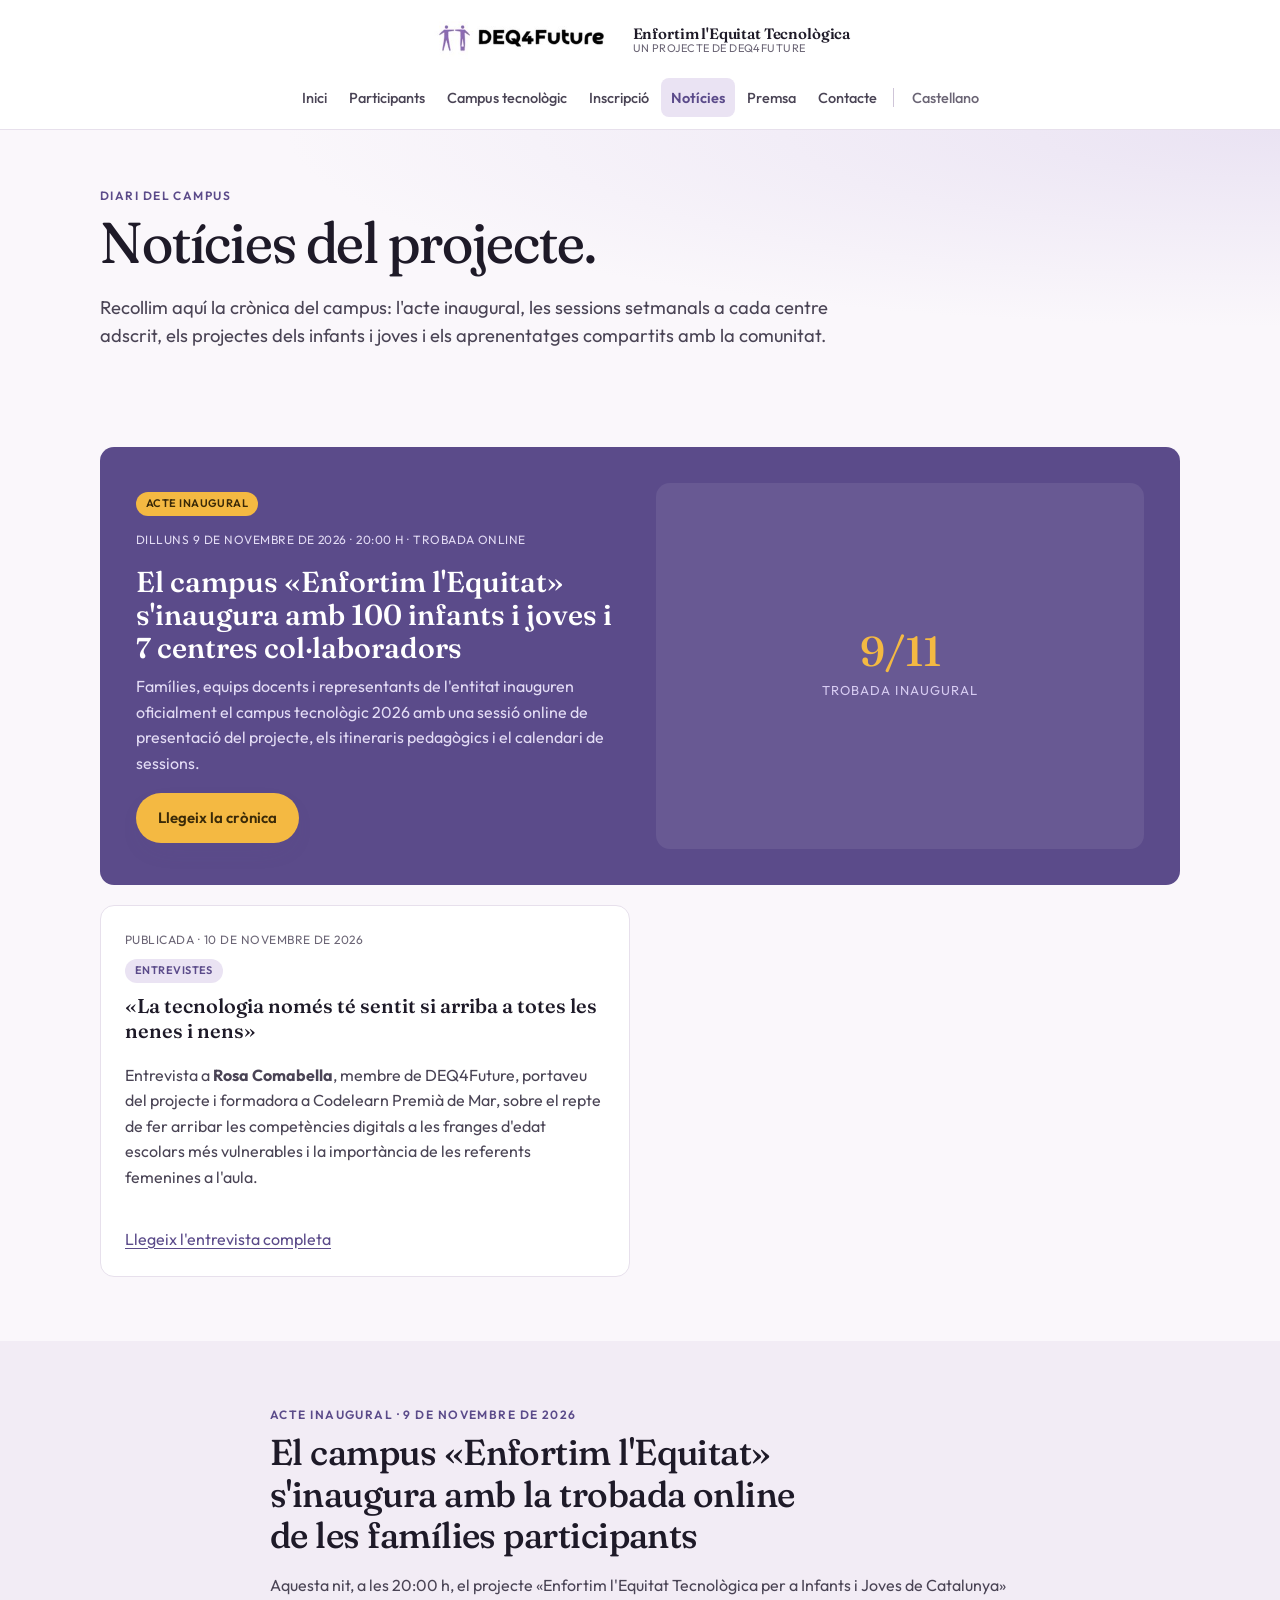
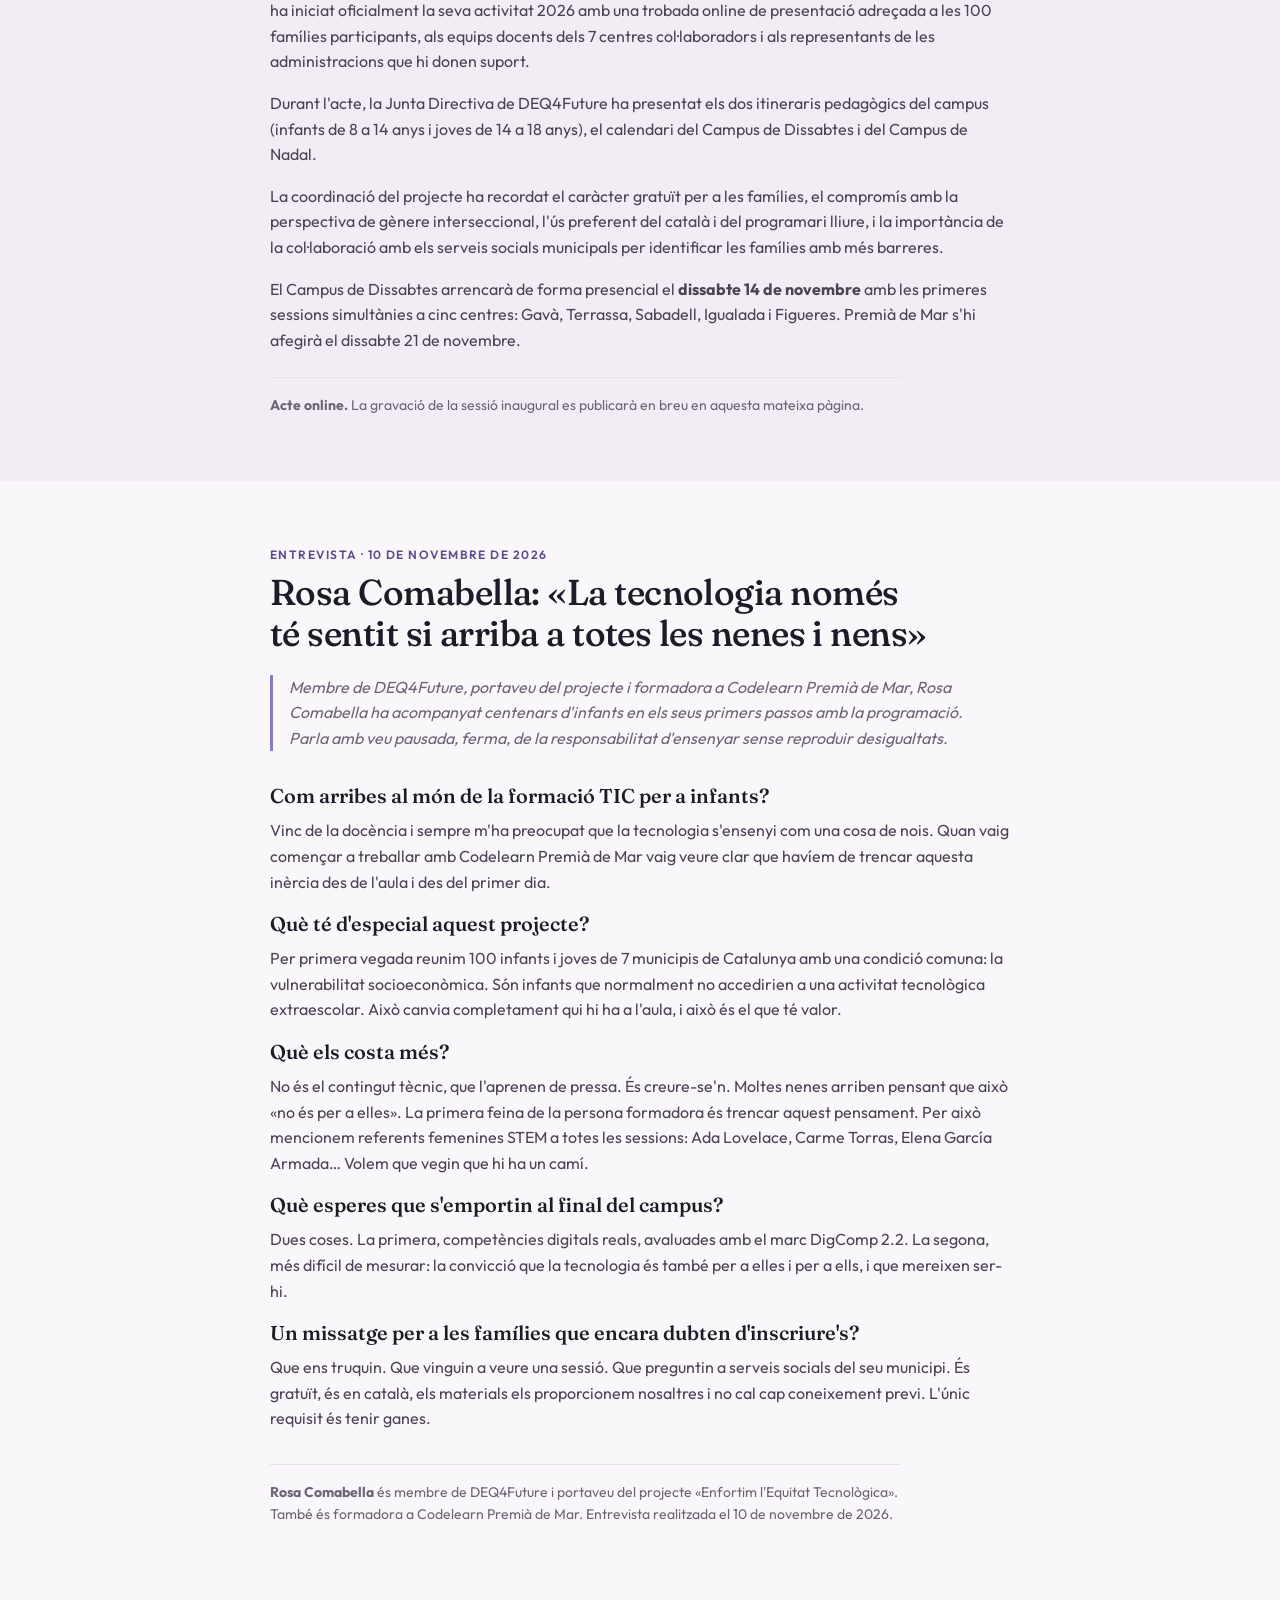
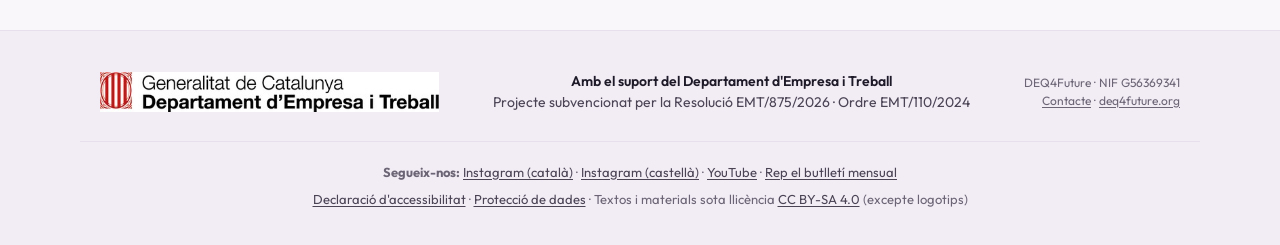
<file: noticies.html>
<!doctype html>
<html lang="ca">
<head>
<meta charset="utf-8">
<meta name="viewport" content="width=device-width, initial-scale=1, viewport-fit=cover">
<title>Notícies · Enfortim l'Equitat Tecnològica</title>
<meta name="description" content="Notícies i crònica del campus tecnològic «Enfortim l'Equitat».">
<meta property="og:title" content="Notícies · Enfortim l'Equitat Tecnològica">
<meta property="og:description" content="Notícies i crònica del campus tecnològic «Enfortim l'Equitat».">
<meta property="og:type" content="website">
<meta property="og:locale" content="ca_ES">
<meta property="og:url" content="https://enfortim.deq4future.org/noticies.html">
<link rel="icon" href="logo-deq.jpg">
<link rel="stylesheet" href="fonts.css">
<link rel="stylesheet" href="styles.css">
<script src="analytics.js" defer></script>
</head>
<body>
<a class="skip-link" href="#contingut">Salta al contingut principal</a>

<header class="site-header">
  <div class="header-inner">
    <a class="brand" href="index.html">
      <img src="logo-deq.jpg" alt="DEQ4Future" width="189" height="56">
      <span class="brand-text">
        <strong>Enfortim l'Equitat Tecnològica</strong>
        <span>Un projecte de DEQ4Future</span>
      </span>
    </a>
    <nav class="nav" aria-label="Navegació principal">
      <a href="index.html">Inici</a>
      <a href="participants.html">Participants</a>
      <a href="campus.html">Campus tecnològic</a>
      <a href="inscripcio.html">Inscripció</a>
      <a href="noticies.html" aria-current="page" class="active">Notícies</a>
      <a href="premsa.html">Premsa</a>
      <a href="contacte.html">Contacte</a>
      <a class="lang" href="es.html" lang="es" hreflang="es">Castellano</a>
    </nav>
  </div>
</header>

<main class="page" id="contingut" tabindex="-1">
  <section class="hero" style="padding-block: 56px 32px;">
    <div class="wrap">
      <p class="eyebrow">Diari del campus</p>
      <h1>Notícies del projecte.</h1>
      <p class="lead">
        Recollim aquí la crònica del campus: l'acte inaugural, les sessions
        setmanals a cada centre adscrit, els projectes dels infants i joves
        i els aprenentatges compartits amb la comunitat.
      </p>
    </div>
  </section>

  <section>
    <div class="wrap">
      <div class="news-grid">

        <!--
          PLANTILLA PER A UNA NOTÍCIA NOVA
          Copieu aquest bloc just a sota d'aquest comentari (les notícies
          més noves, a dalt) i ompliu els camps. Si la notícia té text llarg,
          afegiu una <section id="..."> al final de la pàgina i enllaceu-la.
          Fotos de menors: només amb consentiment explícit de la família.

        <article class="news-card">
          <span class="meta">Publicada · DD de mes de 2026</span>
          <span class="tag">Sessions</span>
          <h3>Títol de la notícia</h3>
          <p>Resum de dues o tres frases, en llenguatge planer.</p>
          <p style="margin-top: 10px;">
            <a class="inline" href="#id-de-la-seccio">Llegeix la notícia completa</a>
          </p>
        </article>
        -->

        <!-- Notícia destacada: Acte Inaugural -->
        <article class="news-card featured">
          <div>
            <span class="tag">Acte inaugural</span>
            <p class="meta" style="margin-top: 14px;">Dilluns 9 de novembre de 2026 · 20:00 h · Trobada online</p>
            <h3>El campus «Enfortim l'Equitat» s'inaugura amb 100 infants i joves i 7 centres col·laboradors</h3>
            <p>
              Famílies, equips docents i representants de l'entitat
              inauguren oficialment el campus tecnològic 2026 amb una sessió
              online de presentació del projecte, els itineraris pedagògics
              i el calendari de sessions.
            </p>
            <div class="cta-row" style="margin-top: 16px;">
              <a class="btn btn-primary" href="#detall">Llegeix la crònica</a>
            </div>
          </div>
          <div style="background: rgba(255,255,255,0.08); border-radius: var(--radius); padding: 24px; aspect-ratio: 4/3; display: flex; align-items: center; justify-content: center;">
            <div style="text-align: center; color: #D7CCF2;">
              <div style="font-family: var(--font-display); font-weight: 500; font-size: 2.6rem; line-height: 1; color: var(--sun);">9/11</div>
              <div style="font-size: 13px; margin-top: 8px; letter-spacing: 0.08em; text-transform: uppercase;">Trobada inaugural</div>
            </div>
          </div>
        </article>



        <!-- Entrevista a la portaveu -->
        <article class="news-card">
          <span class="meta">Publicada · 10 de novembre de 2026</span>
          <span class="tag">Entrevistes</span>
          <h3>«La tecnologia només té sentit si arriba a totes les nenes i nens»</h3>
          <p>
            Entrevista a <strong>Rosa Comabella</strong>, membre de
            DEQ4Future, portaveu del projecte i formadora a Codelearn Premià
            de Mar, sobre el repte de fer
            arribar les competències digitals a les franges d'edat
            escolars més vulnerables i la importància de les referents
            femenines a l'aula.
          </p>
          <p style="margin-top: 10px;">
            <a class="inline" href="#entrevista-rosa">Llegeix l'entrevista completa</a>
          </p>
        </article>




      </div>

          </div>
  </section>

  <!-- Detall 1a notícia -->
  <section class="alt" id="detall">
    <div class="wrap narrow">
      <p class="eyebrow">Acte inaugural · 9 de novembre de 2026</p>
      <h2>El campus «Enfortim l'Equitat» s'inaugura amb la trobada online de les famílies participants</h2>

      <p>
        Aquesta nit, a les 20:00 h, el projecte «Enfortim l'Equitat
        Tecnològica per a Infants i Joves de Catalunya» ha iniciat
        oficialment la seva activitat 2026 amb una trobada online de
        presentació adreçada a les 100 famílies participants, als equips
        docents dels 7 centres col·laboradors i als representants de les
        administracions que hi donen suport.
      </p>

      <p>
        Durant l'acte, la Junta Directiva de DEQ4Future ha presentat els
        dos itineraris pedagògics del campus (infants de 8 a 14 anys i joves de 14 a 18 anys),
        el calendari del Campus de Dissabtes i del Campus de Nadal.
      </p>

      <p>
        La coordinació del projecte ha recordat el caràcter gratuït per a
        les famílies, el compromís amb la perspectiva de gènere
        interseccional, l'ús preferent del català i del programari lliure, i
        la importància de la col·laboració amb els serveis socials
        municipals per identificar les famílies amb més barreres.
      </p>

      <p>
        El Campus de Dissabtes arrencarà de forma presencial el
        <strong>dissabte 14 de novembre</strong> amb les primeres sessions
        simultànies a cinc centres: Gavà, Terrassa, Sabadell, Igualada i
        Figueres. Premià de Mar s'hi afegirà el dissabte 21 de novembre.
      </p>

      <p style="color: var(--fg-muted); font-size: 14px; margin-top: 24px; padding-top: 16px; border-top: 1px solid var(--line);">
        <strong>Acte online.</strong> La gravació de la sessió inaugural es
        publicarà en breu en aquesta mateixa pàgina.
      </p>
    </div>
  </section>

  <!-- Entrevista Rosa Comabella -->
  <section id="entrevista-rosa">
    <div class="wrap narrow">
      <p class="eyebrow">Entrevista · 10 de novembre de 2026</p>
      <h2>Rosa Comabella: «La tecnologia només té sentit si arriba a totes les nenes i nens»</h2>

      <p style="font-style: italic; color: var(--fg-muted); border-left: 3px solid var(--accent); padding-left: 16px; margin-block: 20px;">
        Membre de DEQ4Future, portaveu del projecte i formadora a Codelearn
        Premià de Mar, Rosa Comabella ha acompanyat centenars d'infants en els seus primers
        passos amb la programació. Parla amb veu pausada, ferma, de la
        responsabilitat d'ensenyar sense reproduir desigualtats.
      </p>

      <h3 style="margin-top: 32px;">Com arribes al món de la formació TIC per a infants?</h3>
      <p>
        Vinc de la docència i sempre m'ha preocupat que la tecnologia
        s'ensenyi com una cosa de nois. Quan vaig començar a treballar
        amb Codelearn Premià de Mar vaig veure clar que havíem de trencar
        aquesta inèrcia des de l'aula i des del primer dia.
      </p>

      <h3>Què té d'especial aquest projecte?</h3>
      <p>
        Per primera vegada reunim 100 infants i joves de 7 municipis de
        Catalunya amb una condició comuna: la vulnerabilitat
        socioeconòmica. Són infants que normalment no accedirien a una
        activitat tecnològica extraescolar. Això canvia completament qui
        hi ha a l'aula, i això és el que té valor.
      </p>

      <h3>Què els costa més?</h3>
      <p>
        No és el contingut tècnic, que l'aprenen de pressa. És
        creure-se'n. Moltes nenes arriben pensant que això «no és per a
        elles». La primera feina de la persona formadora és trencar
        aquest pensament. Per això mencionem referents femenines STEM a
        totes les sessions: Ada Lovelace, Carme Torras, Elena García
        Armada… Volem que vegin que hi ha un camí.
      </p>

      <h3>Què esperes que s'emportin al final del campus?</h3>
      <p>
        Dues coses. La primera, competències digitals reals, avaluades
        amb el marc DigComp 2.2. La segona, més difícil de mesurar: la
        convicció que la tecnologia és també per a elles i per a ells, i
        que mereixen ser-hi.
      </p>

      <h3>Un missatge per a les famílies que encara dubten d'inscriure's?</h3>
      <p>
        Que ens truquin. Que vinguin a veure una sessió. Que preguntin a
        serveis socials del seu municipi. És gratuït, és en català, els
        materials els proporcionem nosaltres i no cal cap coneixement
        previ. L'únic requisit és tenir ganes.
      </p>

      <p style="color: var(--fg-muted); font-size: 14px; margin-top: 32px; padding-top: 16px; border-top: 1px solid var(--line);">
        <strong>Rosa Comabella</strong> és membre de DEQ4Future i portaveu
        del projecte «Enfortim l'Equitat Tecnològica». També és formadora a
        Codelearn Premià de Mar. Entrevista realitzada el 10 de novembre de 2026.
      </p>
    </div>
  </section>
</main>

<footer class="site-footer" lang="ca">
  <div class="footer-inner">
    <img class="gen-logo" src="logo-gen.jpg" alt="Generalitat de Catalunya · Departament d'Empresa i Treball" width="339" height="40">
    <div class="claim">
      <strong>Amb el suport del Departament d'Empresa i Treball</strong>
      Projecte subvencionat per la Resolució EMT/875/2026 · Ordre EMT/110/2024
    </div>
    <div class="meta">
      DEQ4Future · NIF G56369341<br>
      <a href="contacte.html">Contacte</a> · <a href="https://deq4future.org" target="_blank" rel="noopener">deq4future.org<span class="sr-only"> (s'obre en una finestra nova)</span></a>
    </div>
  </div>
  <div class="footer-bottom">
    <p>
      <strong>Segueix-nos:</strong> <a href="https://www.instagram.com/deq4future.cat/" target="_blank" rel="noopener">Instagram (català)<span class="sr-only"> (s'obre en una finestra nova)</span></a> · <a href="https://www.instagram.com/deq4future.es/" target="_blank" rel="noopener">Instagram (castellà)<span class="sr-only"> (s'obre en una finestra nova)</span></a> · <a href="https://www.youtube.com/@deq4future" target="_blank" rel="noopener">YouTube<span class="sr-only"> (s'obre en una finestra nova)</span></a>
      · <a href="mailto:info@deq4future.org?subject=Alta%20al%20butllet%C3%AD%20Enfortim&body=Vull%20rebre%20el%20butllet%C3%AD%20mensual%20del%20projecte%20%C2%ABEnfortim%20l%27Equitat%20Tecnol%C3%B2gica%C2%BB%20en%20aquesta%20adre%C3%A7a.">Rep el butlletí mensual</a>
    </p>
    <p>
      <a href="accessibilitat.html">Declaració d'accessibilitat</a>
      · <a href="contacte.html#proteccio-dades">Protecció de dades</a>
      · Textos i materials sota llicència
      <a href="https://creativecommons.org/licenses/by-sa/4.0/deed.ca" target="_blank" rel="license noopener">CC BY-SA 4.0<span class="sr-only"> (s'obre en una finestra nova)</span></a>
      (excepte logotips)
    </p>
  </div>
</footer>

</body>
</html>
</file>
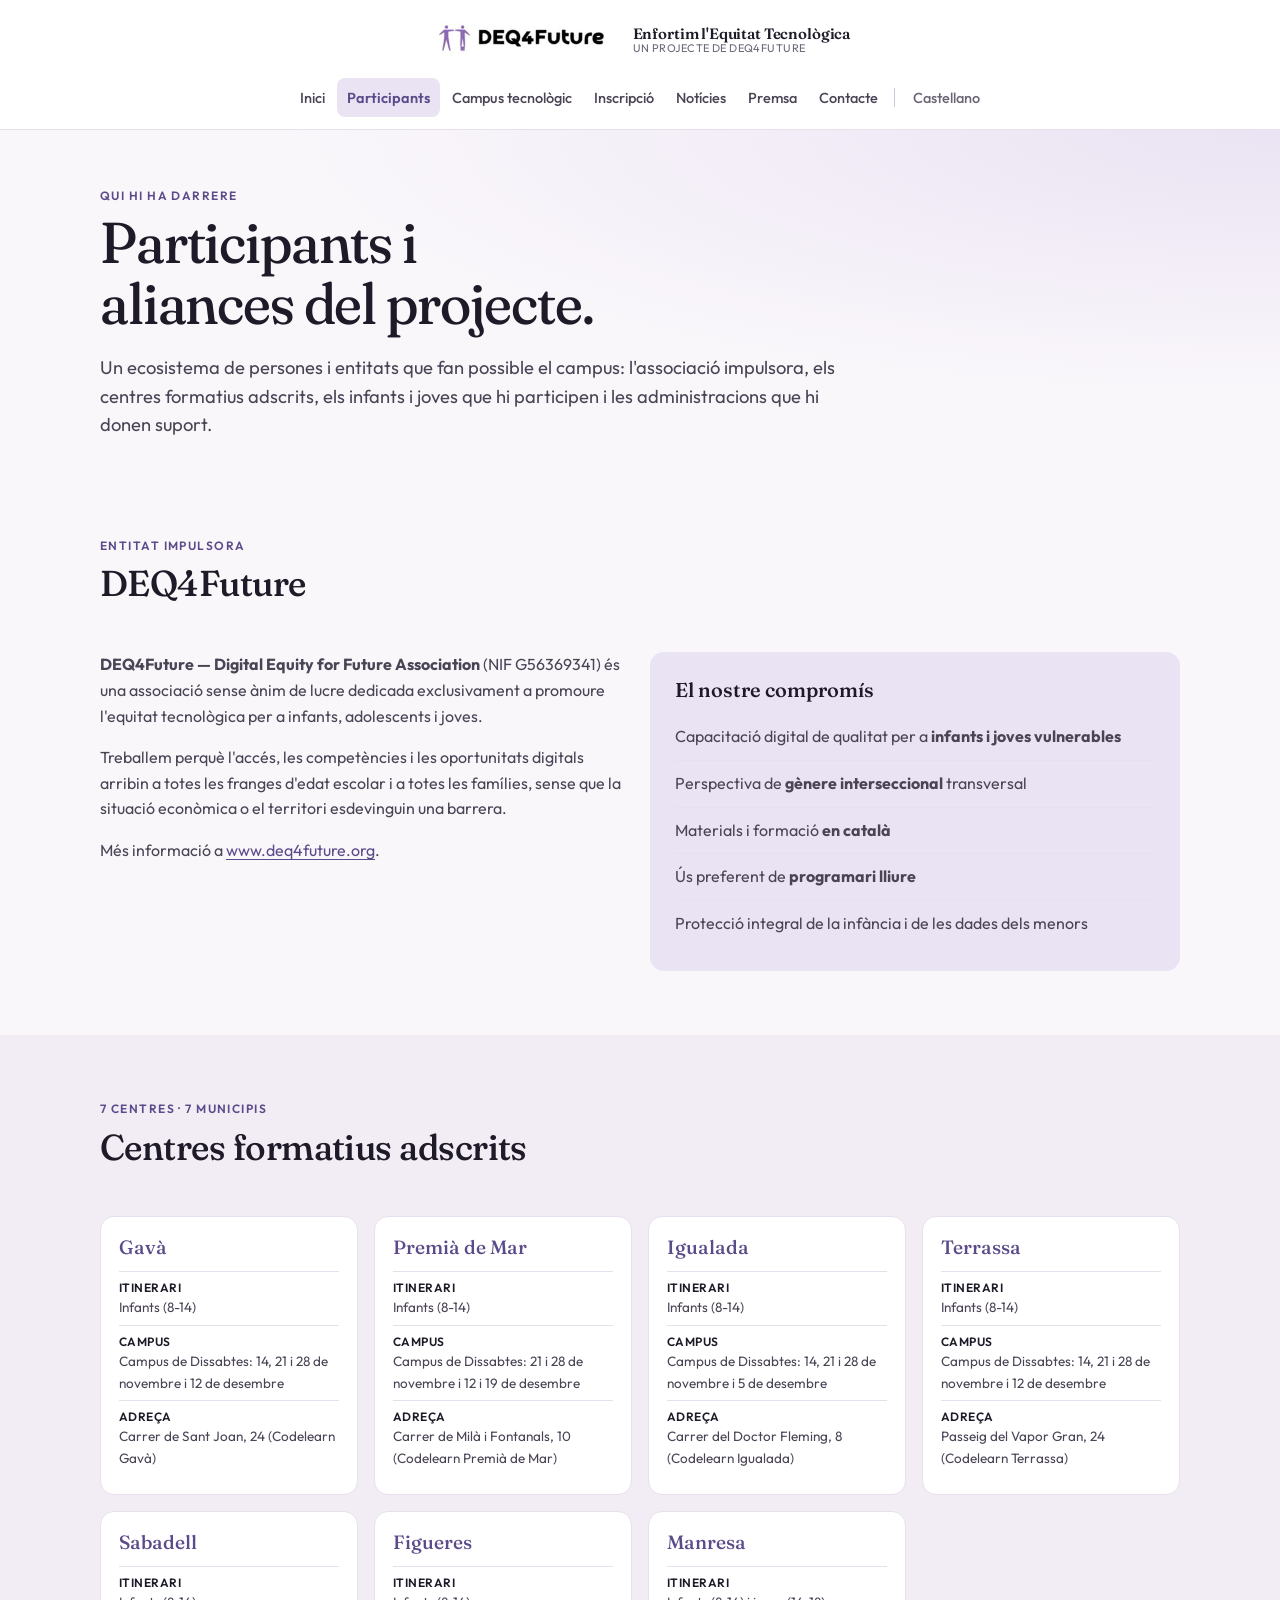
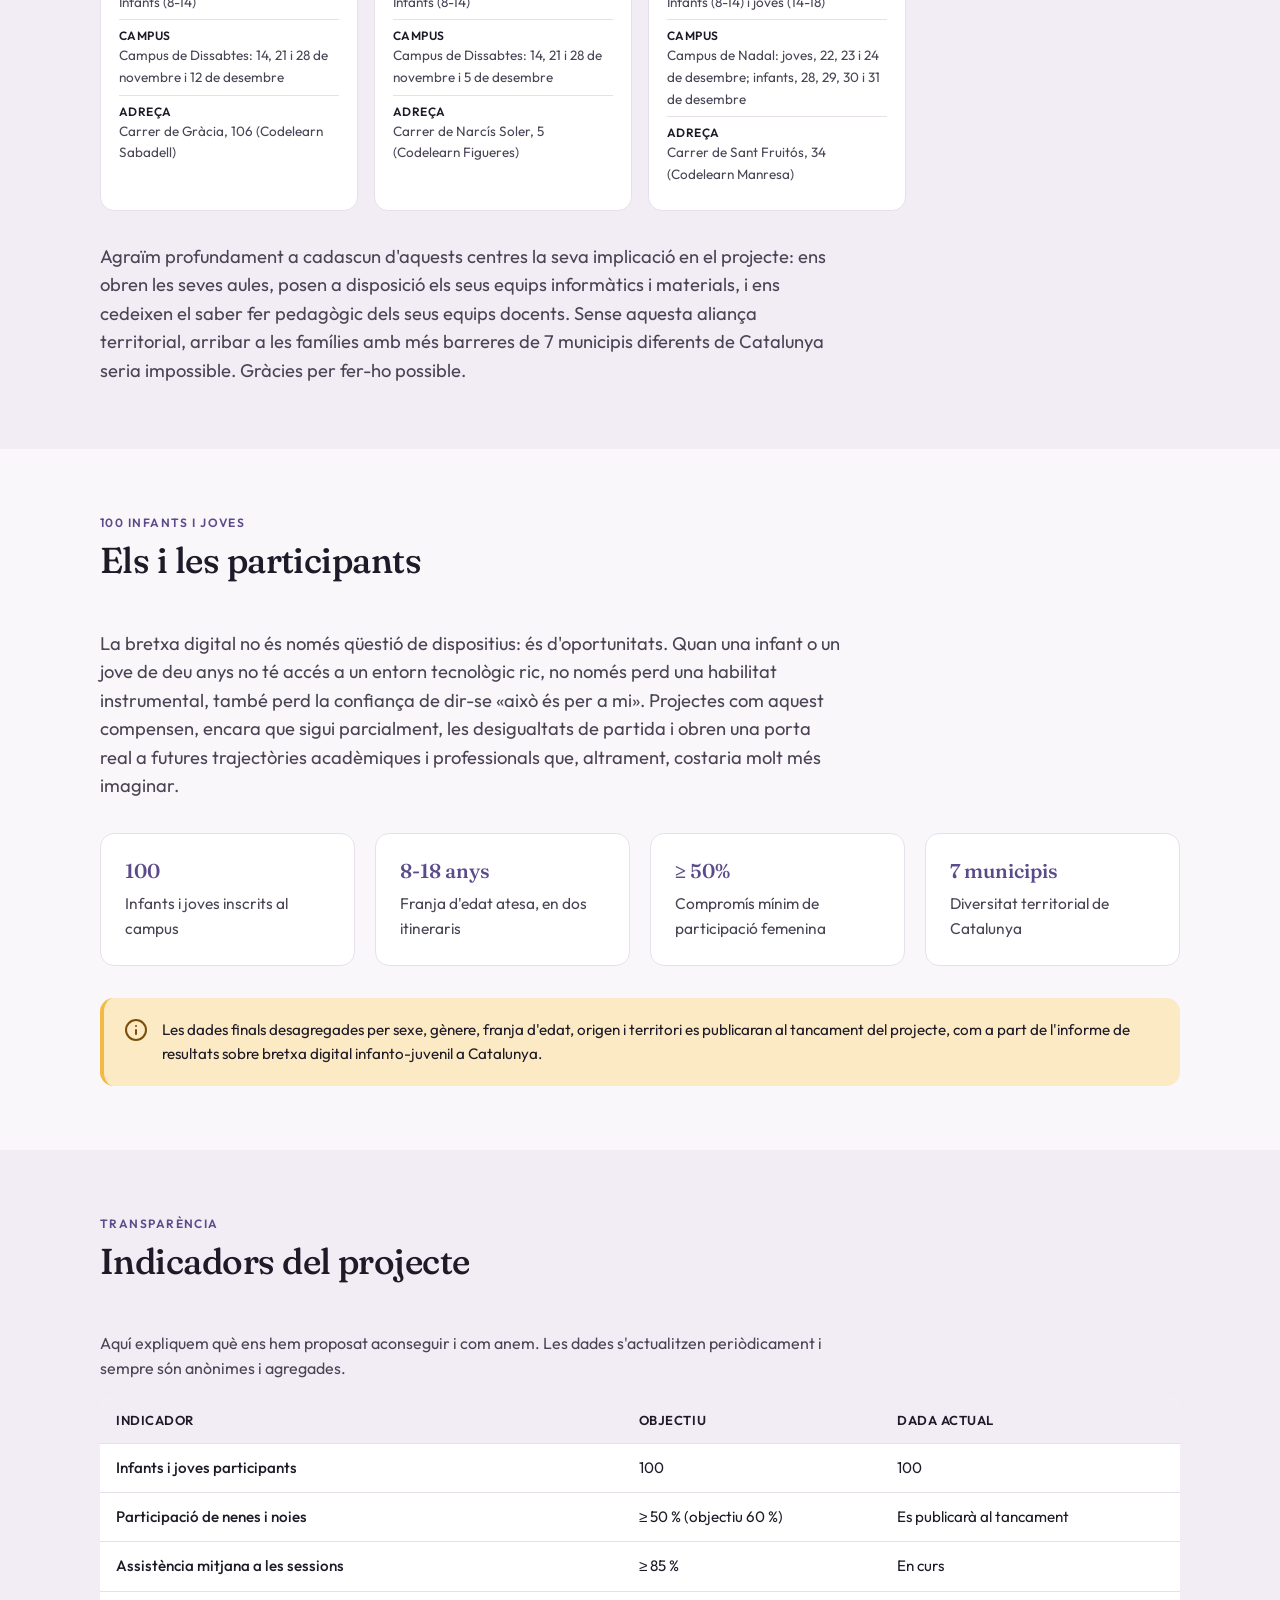
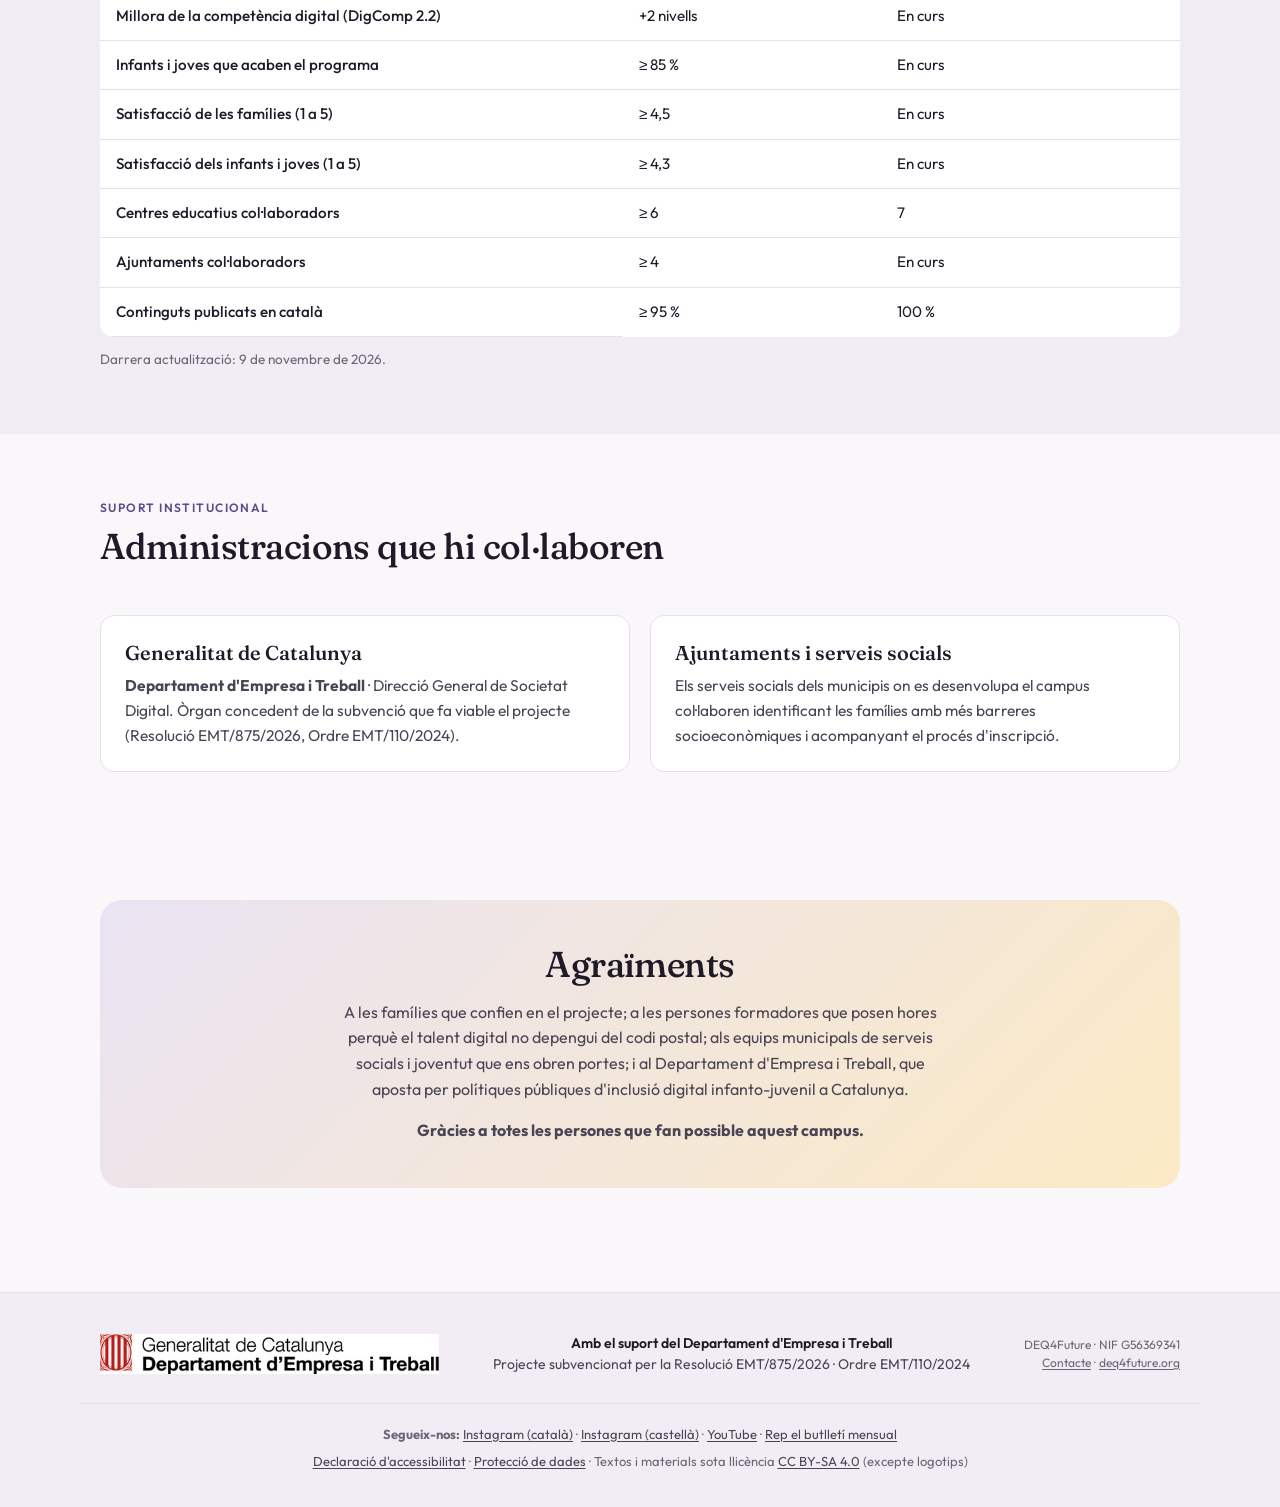
<file: participants.html>
<!doctype html>
<html lang="ca">
<head>
<meta charset="utf-8">
<meta name="viewport" content="width=device-width, initial-scale=1, viewport-fit=cover">
<title>Participants · Enfortim l'Equitat Tecnològica</title>
<meta name="description" content="L'entitat impulsora, els centres adscrits, els infants i joves participants i les administracions que fan possible el campus.">
<meta property="og:title" content="Participants · Enfortim l'Equitat Tecnològica">
<meta property="og:description" content="L'entitat impulsora, els centres adscrits, els infants i joves participants i les administracions que fan possible el campus.">
<meta property="og:type" content="website">
<meta property="og:locale" content="ca_ES">
<meta property="og:url" content="https://enfortim.deq4future.org/participants.html">
<link rel="icon" href="logo-deq.jpg">
<link rel="stylesheet" href="fonts.css">
<link rel="stylesheet" href="styles.css">
<script src="analytics.js" defer></script>
</head>
<body>
<a class="skip-link" href="#contingut">Salta al contingut principal</a>

<header class="site-header">
  <div class="header-inner">
    <a class="brand" href="index.html">
      <img src="logo-deq.jpg" alt="DEQ4Future" width="189" height="56">
      <span class="brand-text">
        <strong>Enfortim l'Equitat Tecnològica</strong>
        <span>Un projecte de DEQ4Future</span>
      </span>
    </a>
    <nav class="nav" aria-label="Navegació principal">
      <a href="index.html">Inici</a>
      <a href="participants.html" aria-current="page" class="active">Participants</a>
      <a href="campus.html">Campus tecnològic</a>
      <a href="inscripcio.html">Inscripció</a>
      <a href="noticies.html">Notícies</a>
      <a href="premsa.html">Premsa</a>
      <a href="contacte.html">Contacte</a>
      <a class="lang" href="es.html" lang="es" hreflang="es">Castellano</a>
    </nav>
  </div>
</header>

<main class="page" id="contingut" tabindex="-1">
  <section class="hero" style="padding-block: 56px 32px;">
    <div class="wrap">
      <p class="eyebrow">Qui hi ha darrere</p>
      <h1>Participants i aliances del projecte.</h1>
      <p class="lead">
        Un ecosistema de persones i entitats que fan possible el campus:
        l'associació impulsora, els centres formatius adscrits, els infants
        i joves que hi participen i les administracions que hi donen suport.
      </p>
    </div>
  </section>

  <!-- DEQ4Future -->
  <section>
    <div class="wrap">
      <div class="section-head">
        <div>
          <p class="eyebrow">Entitat impulsora</p>
          <h2>DEQ4Future</h2>
        </div>
      </div>

      <div class="grid grid-2">
        <div>
          <p>
            <strong>DEQ4Future — Digital Equity for Future Association</strong>
            (NIF G56369341) és una associació sense ànim de lucre dedicada
            exclusivament a promoure l'equitat tecnològica per a infants,
            adolescents i joves.
          </p>
          <p>
            Treballem perquè l'accés, les competències i les oportunitats
            digitals arribin a totes les franges d'edat escolar i a totes
            les famílies, sense que la situació econòmica o el territori
            esdevinguin una barrera.
          </p>
          <p>
            Més informació a
            <a class="inline" href="https://www.deq4future.org" target="_blank" rel="noopener">www.deq4future.org<span class="sr-only"> (s'obre en una finestra nova)</span></a>.
          </p>
        </div>

        <div class="card card-accent">
          <h3>El nostre compromís</h3>
          <ul class="plain" style="margin-top:12px;">
            <li>Capacitació digital de qualitat per a <strong>infants i joves vulnerables</strong></li>
            <li>Perspectiva de <strong>gènere interseccional</strong> transversal</li>
            <li>Materials i formació <strong>en català</strong></li>
            <li>Ús preferent de <strong>programari lliure</strong></li>
            <li>Protecció integral de la infància i de les dades dels menors</li>
          </ul>
        </div>
      </div>
    </div>
  </section>

  <!-- Centres adscrits -->
  <section class="alt">
    <div class="wrap">
      <div class="section-head">
        <div>
          <p class="eyebrow">7 centres · 7 municipis</p>
          <h2>Centres formatius adscrits</h2>
        </div>
      </div>

      <div class="centres-grid">
        <article class="centre centre-insc">
          <h3 class="city">Gavà</h3>
          <dl>
            <div><dt>Itinerari</dt><dd>Infants (8-14)</dd></div>
            <div><dt>Campus</dt><dd>Campus de Dissabtes: 14, 21 i 28 de novembre i 12 de desembre</dd></div>
            <div><dt>Adreça</dt><dd>Carrer de Sant Joan, 24 (Codelearn Gavà)</dd></div>
          </dl>
        </article>
        <article class="centre centre-insc">
          <h3 class="city">Premià de Mar</h3>
          <dl>
            <div><dt>Itinerari</dt><dd>Infants (8-14)</dd></div>
            <div><dt>Campus</dt><dd>Campus de Dissabtes: 21 i 28 de novembre i 12 i 19 de desembre</dd></div>
            <div><dt>Adreça</dt><dd>Carrer de Milà i Fontanals, 10 (Codelearn Premià de Mar)</dd></div>
          </dl>
        </article>
        <article class="centre centre-insc">
          <h3 class="city">Igualada</h3>
          <dl>
            <div><dt>Itinerari</dt><dd>Infants (8-14)</dd></div>
            <div><dt>Campus</dt><dd>Campus de Dissabtes: 14, 21 i 28 de novembre i 5 de desembre</dd></div>
            <div><dt>Adreça</dt><dd>Carrer del Doctor Fleming, 8 (Codelearn Igualada)</dd></div>
          </dl>
        </article>
        <article class="centre centre-insc">
          <h3 class="city">Terrassa</h3>
          <dl>
            <div><dt>Itinerari</dt><dd>Infants (8-14)</dd></div>
            <div><dt>Campus</dt><dd>Campus de Dissabtes: 14, 21 i 28 de novembre i 12 de desembre</dd></div>
            <div><dt>Adreça</dt><dd>Passeig del Vapor Gran, 24 (Codelearn Terrassa)</dd></div>
          </dl>
        </article>
        <article class="centre centre-insc">
          <h3 class="city">Sabadell</h3>
          <dl>
            <div><dt>Itinerari</dt><dd>Infants (8-14)</dd></div>
            <div><dt>Campus</dt><dd>Campus de Dissabtes: 14, 21 i 28 de novembre i 12 de desembre</dd></div>
            <div><dt>Adreça</dt><dd>Carrer de Gràcia, 106 (Codelearn Sabadell)</dd></div>
          </dl>
        </article>
        <article class="centre centre-insc">
          <h3 class="city">Figueres</h3>
          <dl>
            <div><dt>Itinerari</dt><dd>Infants (8-14)</dd></div>
            <div><dt>Campus</dt><dd>Campus de Dissabtes: 14, 21 i 28 de novembre i 5 de desembre</dd></div>
            <div><dt>Adreça</dt><dd>Carrer de Narcís Soler, 5 (Codelearn Figueres)</dd></div>
          </dl>
        </article>
        <article class="centre centre-insc">
          <h3 class="city">Manresa</h3>
          <dl>
            <div><dt>Itinerari</dt><dd>Infants (8-14) i joves (14-18)</dd></div>
            <div><dt>Campus</dt><dd>Campus de Nadal: joves, 22, 23 i 24 de desembre; infants, 28, 29, 30 i 31 de desembre</dd></div>
            <div><dt>Adreça</dt><dd>Carrer de Sant Fruitós, 34 (Codelearn Manresa)</dd></div>
          </dl>
        </article>
      </div>

      <p class="lead" style="margin-top: 32px;">
        Agraïm profundament a cadascun d'aquests centres la seva implicació
        en el projecte: ens obren les seves aules, posen a disposició els
        seus equips informàtics i materials, i ens cedeixen el saber fer
        pedagògic dels seus equips docents. Sense aquesta aliança
        territorial, arribar a les famílies amb més barreres de 7 municipis
        diferents de Catalunya seria impossible. Gràcies per fer-ho
        possible.
      </p>
    </div>
  </section>

  <!-- Participants -->
  <section>
    <div class="wrap">
      <div class="section-head">
        <div>
          <p class="eyebrow">100 infants i joves</p>
          <h2>Els i les participants</h2>
        </div>
      </div>

      <p class="lead">
        La bretxa digital no és només qüestió de dispositius: és
        d'oportunitats. Quan una infant o un jove de deu anys no té accés
        a un entorn tecnològic ric, no només perd una habilitat
        instrumental, també perd la confiança de dir-se «això és per a
        mi». Projectes com aquest compensen, encara que sigui parcialment,
        les desigualtats de partida i obren una porta real a futures
        trajectòries acadèmiques i professionals que, altrament, costaria
        molt més imaginar.
      </p>

      <div class="grid grid-4">
        <div class="card">
          <h3 style="color: var(--accent-deep);">100</h3>
          <p>Infants i joves inscrits al campus</p>
        </div>
        <div class="card">
          <h3 style="color: var(--accent-deep);">8-18 anys</h3>
          <p>Franja d'edat atesa, en dos itineraris</p>
        </div>
        <div class="card">
          <h3 style="color: var(--accent-deep);">≥ 50%</h3>
          <p>Compromís mínim de participació femenina</p>
        </div>
        <div class="card">
          <h3 style="color: var(--accent-deep);">7 municipis</h3>
          <p>Diversitat territorial de Catalunya</p>
        </div>
      </div>

      <div class="spacer"></div>
      <div class="info-box">
        <svg aria-hidden="true" focusable="false" viewBox="0 0 24 24" fill="none" stroke="currentColor" stroke-width="2" stroke-linecap="round" stroke-linejoin="round"><circle cx="12" cy="12" r="10"/><path d="M12 16v-4M12 8h.01"/></svg>
        <div>
          Les dades finals desagregades per sexe, gènere, franja d'edat,
          origen i territori es publicaran al tancament del projecte, com a
          part de l'informe de resultats sobre bretxa digital infanto-juvenil
          a Catalunya.
        </div>
      </div>
    </div>
  </section>

  <!-- Indicadors: actualitzeu la columna "Dada actual" i la data -->
  <section class="alt" id="indicadors">
    <div class="wrap">
      <div class="section-head">
        <div>
          <p class="eyebrow">Transparència</p>
          <h2>Indicadors del projecte</h2>
        </div>
      </div>

      <p>
        Aquí expliquem què ens hem proposat aconseguir i com anem. Les dades
        s'actualitzen periòdicament i sempre són anònimes i agregades.
      </p>

      <div class="table-wrap">
        <table class="data">
          <caption class="sr-only">Indicadors del projecte: objectiu i dada actual</caption>
          <thead><tr><th scope="col">Indicador</th><th scope="col">Objectiu</th><th scope="col">Dada actual</th></tr></thead>
          <tbody>
            <tr><th scope="row">Infants i joves participants</th><td>100</td><td>100</td></tr>
            <tr><th scope="row">Participació de nenes i noies</th><td>≥ 50 % (objectiu 60 %)</td><td>Es publicarà al tancament</td></tr>
            <tr><th scope="row">Assistència mitjana a les sessions</th><td>≥ 85 %</td><td>En curs</td></tr>
            <tr><th scope="row">Millora de la competència digital (DigComp 2.2)</th><td>+2 nivells</td><td>En curs</td></tr>
            <tr><th scope="row">Infants i joves que acaben el programa</th><td>≥ 85 %</td><td>En curs</td></tr>
            <tr><th scope="row">Satisfacció de les famílies (1 a 5)</th><td>≥ 4,5</td><td>En curs</td></tr>
            <tr><th scope="row">Satisfacció dels infants i joves (1 a 5)</th><td>≥ 4,3</td><td>En curs</td></tr>
            <tr><th scope="row">Centres educatius col·laboradors</th><td>≥ 6</td><td>7</td></tr>
            <tr><th scope="row">Ajuntaments col·laboradors</th><td>≥ 4</td><td>En curs</td></tr>
            <tr><th scope="row">Continguts publicats en català</th><td>≥ 95 %</td><td>100 %</td></tr>
          </tbody>
        </table>
      </div>
      <p style="font-size: 13.5px; color: var(--fg-muted); margin-top: 12px;">
        Darrera actualització: <time datetime="2026-11-09">9 de novembre de 2026</time>.
      </p>
    </div>
  </section>

  <!-- Administracions -->
  <section>
    <div class="wrap">
      <div class="section-head">
        <div>
          <p class="eyebrow">Suport institucional</p>
          <h2>Administracions que hi col·laboren</h2>
        </div>
      </div>

      <div class="grid grid-2">
        <div class="card">
          <h3>Generalitat de Catalunya</h3>
          <p>
            <strong>Departament d'Empresa i Treball</strong> · Direcció
            General de Societat Digital. Òrgan concedent de la subvenció que
            fa viable el projecte (Resolució EMT/875/2026, Ordre
            EMT/110/2024).
          </p>
        </div>
        <div class="card">
          <h3>Ajuntaments i serveis socials</h3>
          <p>
            Els serveis socials dels municipis on es desenvolupa el campus
            col·laboren identificant les famílies amb més barreres
            socioeconòmiques i acompanyant el procés d'inscripció.
          </p>
        </div>
      </div>
    </div>
  </section>

  <!-- Agraïments -->
  <section>
    <div class="wrap">
      <div class="thanks">
        <h2>Agraïments</h2>
        <p>
          A les famílies que confien en el projecte; a les persones
          formadores que posen hores perquè el talent digital no depengui
          del codi postal; als equips municipals de serveis socials i
          joventut que ens obren portes; i al Departament d'Empresa i
          Treball, que aposta per polítiques públiques d'inclusió digital
          infanto-juvenil a Catalunya.
        </p>
        <p style="margin-top: 14px;">
          <strong>Gràcies a totes les persones que fan possible aquest
          campus.</strong>
        </p>
      </div>
    </div>
  </section>
</main>

<footer class="site-footer" lang="ca">
  <div class="footer-inner">
    <img class="gen-logo" src="logo-gen.jpg" alt="Generalitat de Catalunya · Departament d'Empresa i Treball" width="339" height="40">
    <div class="claim">
      <strong>Amb el suport del Departament d'Empresa i Treball</strong>
      Projecte subvencionat per la Resolució EMT/875/2026 · Ordre EMT/110/2024
    </div>
    <div class="meta">
      DEQ4Future · NIF G56369341<br>
      <a href="contacte.html">Contacte</a> · <a href="https://deq4future.org" target="_blank" rel="noopener">deq4future.org<span class="sr-only"> (s'obre en una finestra nova)</span></a>
    </div>
  </div>
  <div class="footer-bottom">
    <p>
      <strong>Segueix-nos:</strong> <a href="https://www.instagram.com/deq4future.cat/" target="_blank" rel="noopener">Instagram (català)<span class="sr-only"> (s'obre en una finestra nova)</span></a> · <a href="https://www.instagram.com/deq4future.es/" target="_blank" rel="noopener">Instagram (castellà)<span class="sr-only"> (s'obre en una finestra nova)</span></a> · <a href="https://www.youtube.com/@deq4future" target="_blank" rel="noopener">YouTube<span class="sr-only"> (s'obre en una finestra nova)</span></a>
      · <a href="mailto:info@deq4future.org?subject=Alta%20al%20butllet%C3%AD%20Enfortim&body=Vull%20rebre%20el%20butllet%C3%AD%20mensual%20del%20projecte%20%C2%ABEnfortim%20l%27Equitat%20Tecnol%C3%B2gica%C2%BB%20en%20aquesta%20adre%C3%A7a.">Rep el butlletí mensual</a>
    </p>
    <p>
      <a href="accessibilitat.html">Declaració d'accessibilitat</a>
      · <a href="contacte.html#proteccio-dades">Protecció de dades</a>
      · Textos i materials sota llicència
      <a href="https://creativecommons.org/licenses/by-sa/4.0/deed.ca" target="_blank" rel="license noopener">CC BY-SA 4.0<span class="sr-only"> (s'obre en una finestra nova)</span></a>
      (excepte logotips)
    </p>
  </div>
</footer>

</body>
</html>
</file>
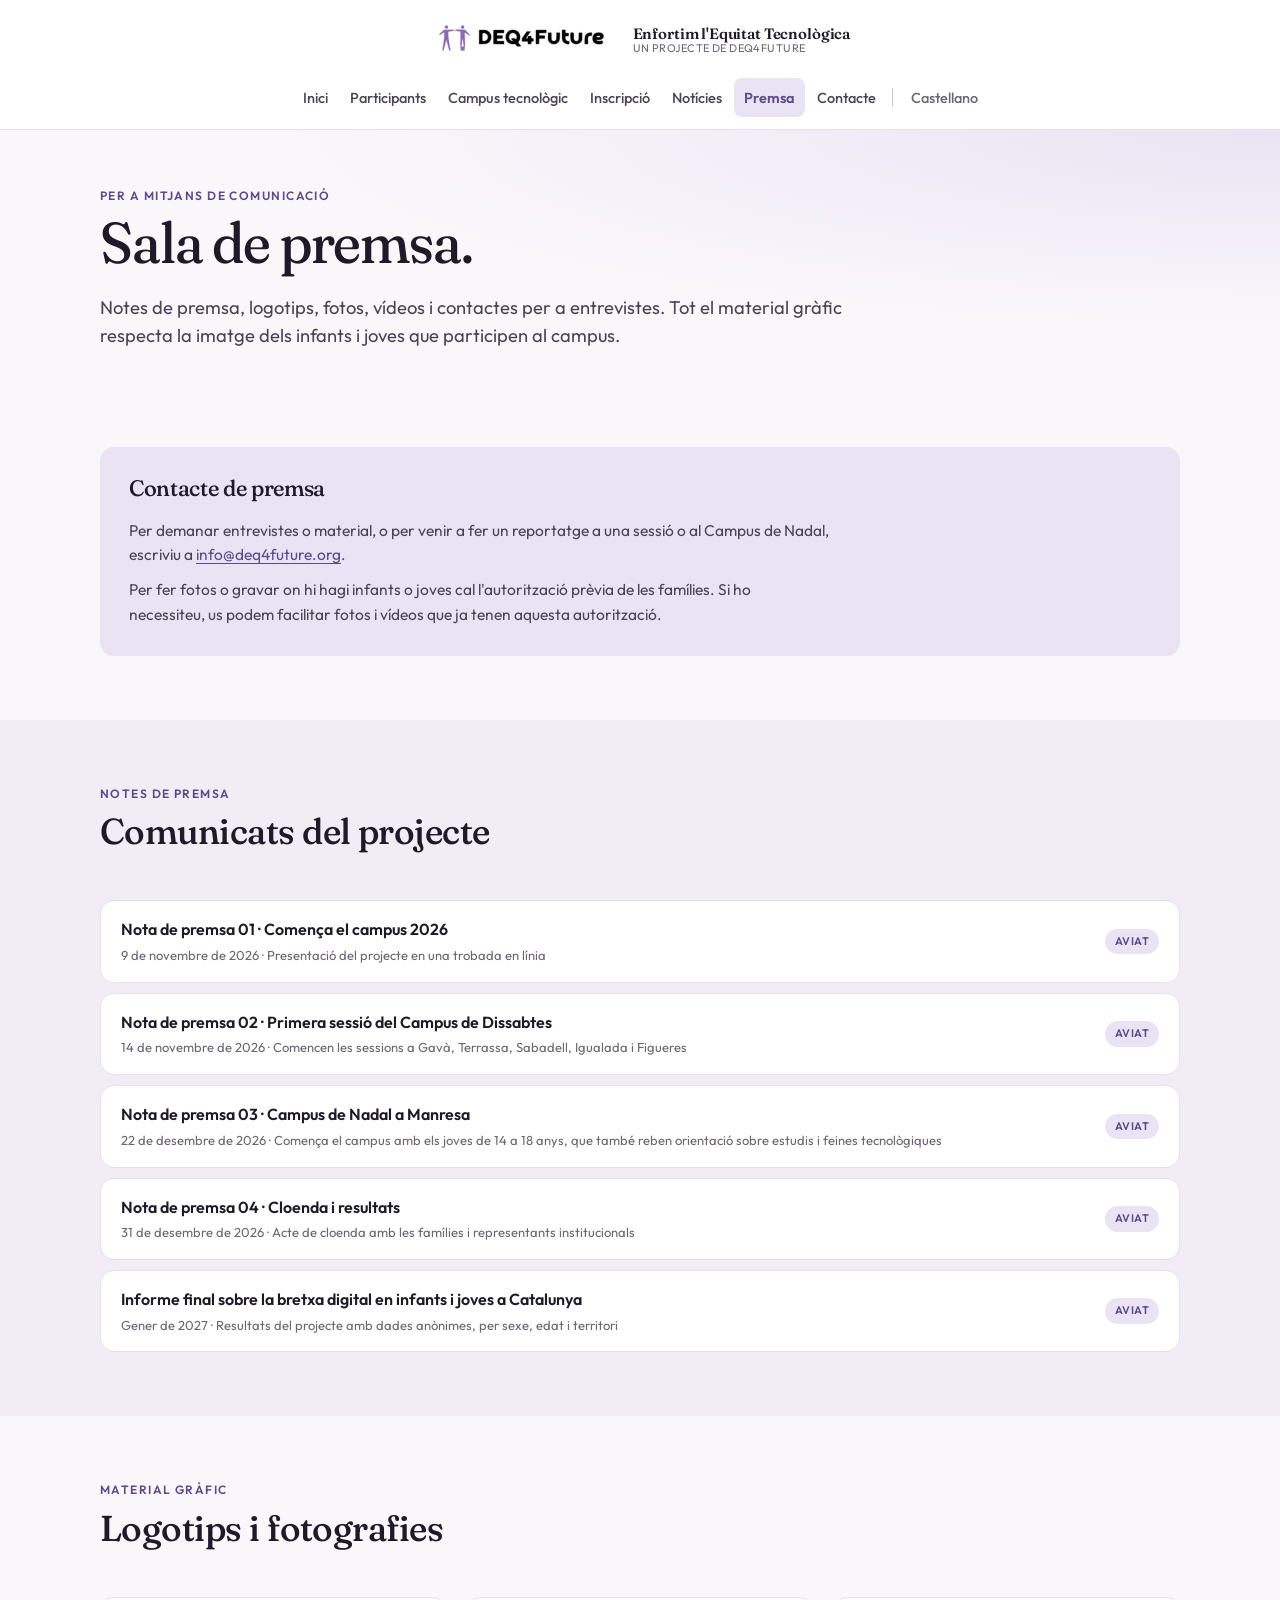
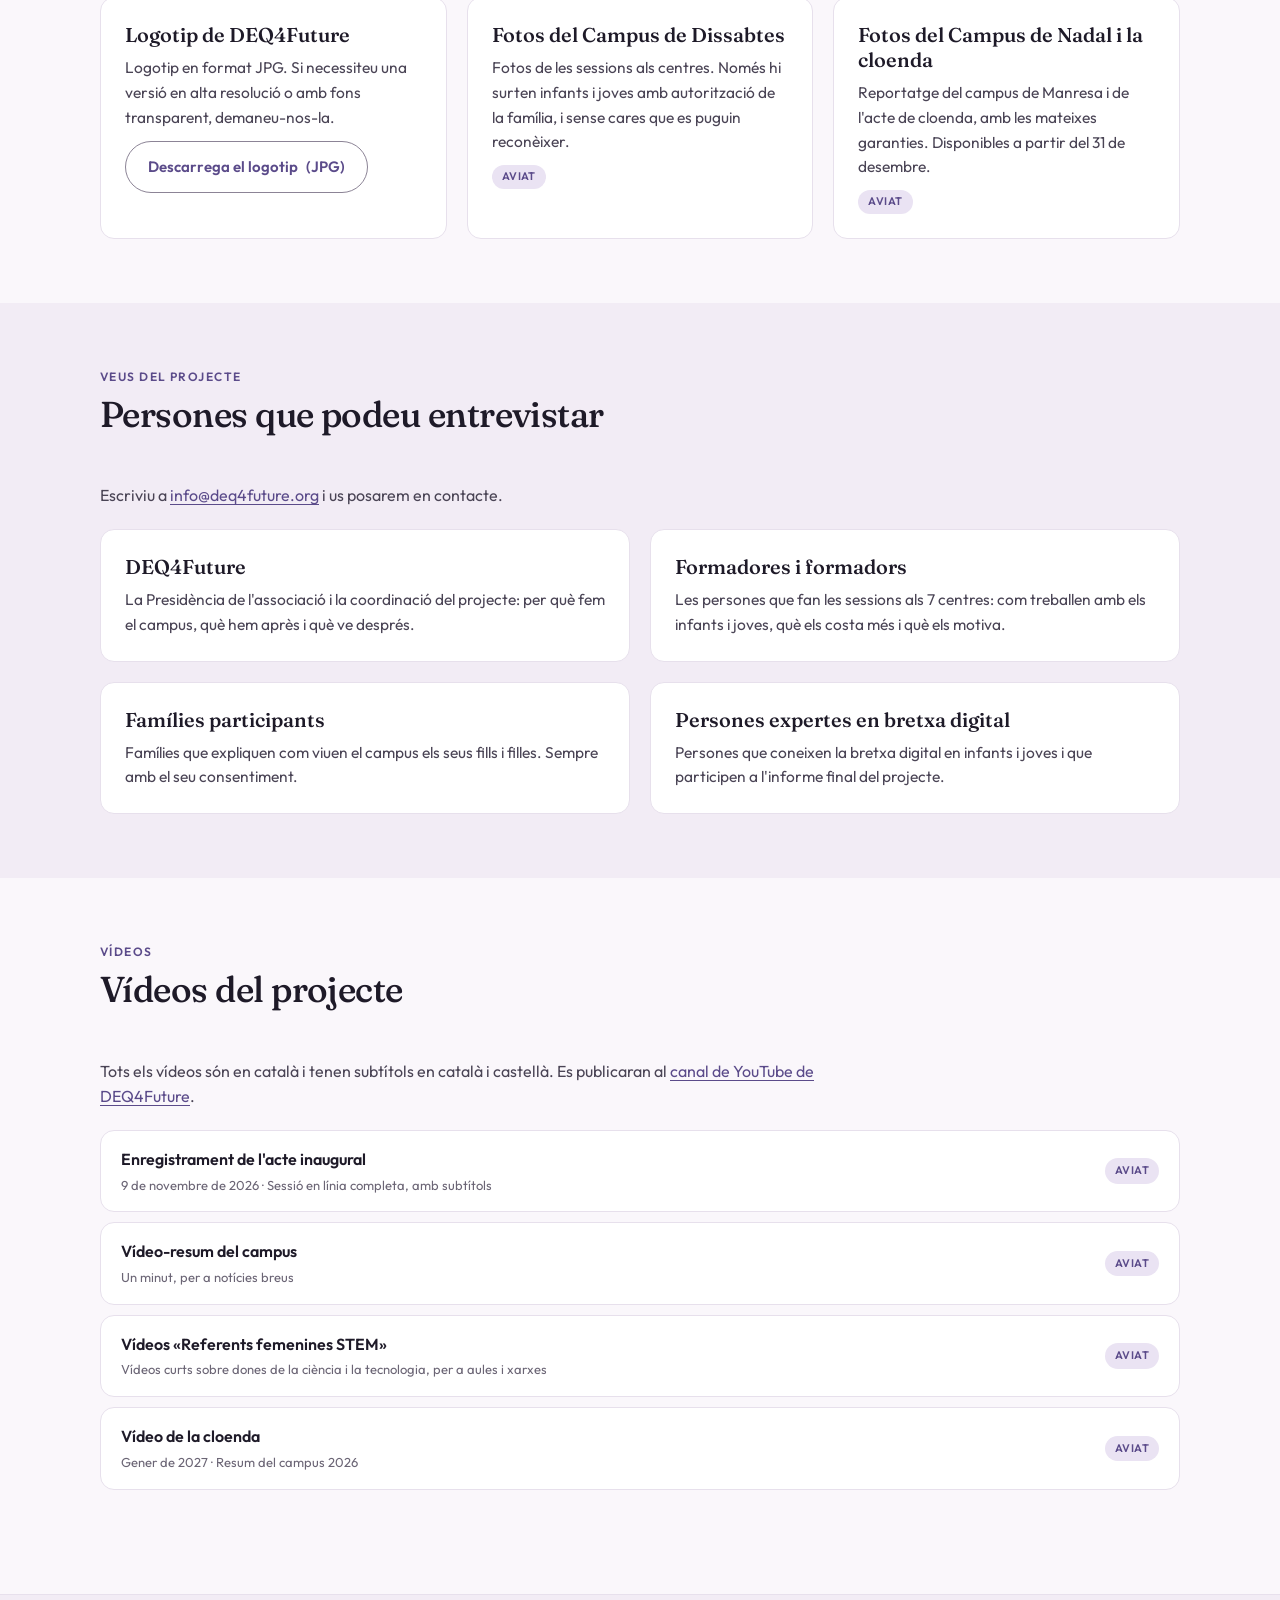
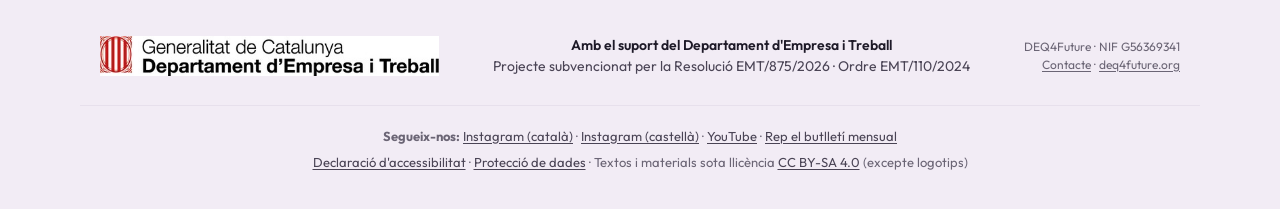
<file: premsa.html>
<!doctype html>
<html lang="ca">
<head>
<meta charset="utf-8">
<meta name="viewport" content="width=device-width, initial-scale=1, viewport-fit=cover">
<title>Premsa · Enfortim l'Equitat Tecnològica</title>
<meta name="description" content="Notes de premsa, material gràfic autoritzat, entrevistes i vídeos per a mitjans de comunicació.">
<meta property="og:title" content="Premsa · Enfortim l'Equitat Tecnològica">
<meta property="og:description" content="Notes de premsa, material gràfic autoritzat, entrevistes i vídeos per a mitjans de comunicació.">
<meta property="og:type" content="website">
<meta property="og:locale" content="ca_ES">
<meta property="og:url" content="https://enfortim.deq4future.org/premsa.html">
<link rel="icon" href="logo-deq.jpg">
<link rel="stylesheet" href="fonts.css">
<link rel="stylesheet" href="styles.css">
<script src="analytics.js" defer></script>
</head>
<body>
<a class="skip-link" href="#contingut">Salta al contingut principal</a>

<header class="site-header">
  <div class="header-inner">
    <a class="brand" href="index.html">
      <img src="logo-deq.jpg" alt="DEQ4Future" width="189" height="56">
      <span class="brand-text">
        <strong>Enfortim l'Equitat Tecnològica</strong>
        <span>Un projecte de DEQ4Future</span>
      </span>
    </a>
    <nav class="nav" aria-label="Navegació principal">
      <a href="index.html">Inici</a>
      <a href="participants.html">Participants</a>
      <a href="campus.html">Campus tecnològic</a>
      <a href="inscripcio.html">Inscripció</a>
      <a href="noticies.html">Notícies</a>
      <a href="premsa.html" aria-current="page" class="active">Premsa</a>
      <a href="contacte.html">Contacte</a>
      <a class="lang" href="es.html" lang="es" hreflang="es">Castellano</a>
    </nav>
  </div>
</header>

<main class="page" id="contingut" tabindex="-1">
  <section class="hero" style="padding-block: 56px 32px;">
    <div class="wrap">
      <p class="eyebrow">Per a mitjans de comunicació</p>
      <h1>Sala de premsa.</h1>
      <p class="lead">
        Notes de premsa, logotips, fotos, vídeos i contactes per a
        entrevistes. Tot el material gràfic respecta la imatge dels infants
        i joves que participen al campus.
      </p>
    </div>
  </section>

  <!-- Contacte premsa -->
  <section>
    <div class="wrap">
      <div class="card card-accent" style="padding: 28px;">
        <h2 style="font-size: 1.4rem;">Contacte de premsa</h2>
        <p>
          Per demanar entrevistes o material, o per venir a fer un reportatge
          a una sessió o al Campus de Nadal, escriviu a
          <a class="inline" href="mailto:info@deq4future.org">info@deq4future.org</a>.
        </p>
        <p style="margin-top: 10px;">
          Per fer fotos o gravar on hi hagi infants o joves cal l'autorització
          prèvia de les famílies. Si ho necessiteu, us podem facilitar fotos i
          vídeos que ja tenen aquesta autorització.
        </p>
      </div>
    </div>
  </section>

  <!-- Notes de premsa -->
  <section class="alt">
    <div class="wrap">
      <div class="section-head">
        <div>
          <p class="eyebrow">Notes de premsa</p>
          <h2>Comunicats del projecte</h2>
        </div>
      </div>

      <!--
        PER PUBLICAR UNA NOTA: deseu el PDF a la carpeta premsa/ i canvieu
        <span class="badge">Aviat</span> per:
        <a class="badge" href="premsa/nota-01.pdf" download>PDF</a>
      -->
      <div class="download-list">
        <div class="download-item">
          <div class="info">
            <div class="title">Nota de premsa 01 · Comença el campus 2026</div>
            <div class="desc">9 de novembre de 2026 · Presentació del projecte en una trobada en línia</div>
          </div>
          <span class="badge">Aviat</span>
        </div>

        <div class="download-item">
          <div class="info">
            <div class="title">Nota de premsa 02 · Primera sessió del Campus de Dissabtes</div>
            <div class="desc">14 de novembre de 2026 · Comencen les sessions a Gavà, Terrassa, Sabadell, Igualada i Figueres</div>
          </div>
          <span class="badge">Aviat</span>
        </div>

        <div class="download-item">
          <div class="info">
            <div class="title">Nota de premsa 03 · Campus de Nadal a Manresa</div>
            <div class="desc">22 de desembre de 2026 · Comença el campus amb els joves de 14 a 18 anys, que també reben orientació sobre estudis i feines tecnològiques</div>
          </div>
          <span class="badge">Aviat</span>
        </div>

        <div class="download-item">
          <div class="info">
            <div class="title">Nota de premsa 04 · Cloenda i resultats</div>
            <div class="desc">31 de desembre de 2026 · Acte de cloenda amb les famílies i representants institucionals</div>
          </div>
          <span class="badge">Aviat</span>
        </div>

        <div class="download-item">
          <div class="info">
            <div class="title">Informe final sobre la bretxa digital en infants i joves a Catalunya</div>
            <div class="desc">Gener de 2027 · Resultats del projecte amb dades anònimes, per sexe, edat i territori</div>
          </div>
          <span class="badge">Aviat</span>
        </div>
      </div>
    </div>
  </section>

  <!-- Material gràfic -->
  <section>
    <div class="wrap">
      <div class="section-head">
        <div>
          <p class="eyebrow">Material gràfic</p>
          <h2>Logotips i fotografies</h2>
        </div>
      </div>

      <div class="grid grid-3">
        <article class="card">
          <h3>Logotip de DEQ4Future</h3>
          <p>
            Logotip en format JPG. Si necessiteu una versió en alta
            resolució o amb fons transparent, demaneu-nos-la.
          </p>
          <p style="margin-top: 12px;">
            <a class="btn btn-ghost" href="logo-deq.jpg" download="logo-deq4future.jpg">Descarrega el logotip<span class="sr-only"> de DEQ4Future</span> (JPG)</a>
          </p>
        </article>

        <article class="card">
          <h3>Fotos del Campus de Dissabtes</h3>
          <p>
            Fotos de les sessions als centres. Només hi surten infants i
            joves amb autorització de la família, i sense cares que es
            puguin reconèixer.
          </p>
          <p style="margin-top: 8px;"><span class="tag">Aviat</span></p>
        </article>

        <article class="card">
          <h3>Fotos del Campus de Nadal i la cloenda</h3>
          <p>
            Reportatge del campus de Manresa i de l'acte de cloenda, amb les
            mateixes garanties. Disponibles a partir del 31 de desembre.
          </p>
          <p style="margin-top: 8px;"><span class="tag">Aviat</span></p>
        </article>
      </div>
    </div>
  </section>

  <!-- Entrevistes -->
  <section class="alt">
    <div class="wrap">
      <div class="section-head">
        <div>
          <p class="eyebrow">Veus del projecte</p>
          <h2>Persones que podeu entrevistar</h2>
        </div>
      </div>

      <p>Escriviu a <a class="inline" href="mailto:info@deq4future.org">info@deq4future.org</a> i us posarem en contacte.</p>

      <div class="grid grid-2" style="margin-top: 20px;">
        <article class="card">
          <h3>DEQ4Future</h3>
          <p>
            La Presidència de l'associació i la coordinació del projecte:
            per què fem el campus, què hem après i què ve després.
          </p>
        </article>

        <article class="card">
          <h3>Formadores i formadors</h3>
          <p>
            Les persones que fan les sessions als 7 centres: com treballen
            amb els infants i joves, què els costa més i què els motiva.
          </p>
        </article>

        <article class="card">
          <h3>Famílies participants</h3>
          <p>
            Famílies que expliquen com viuen el campus els seus fills i
            filles. Sempre amb el seu consentiment.
          </p>
        </article>

        <article class="card">
          <h3>Persones expertes en bretxa digital</h3>
          <p>
            Persones que coneixen la bretxa digital en infants i joves i que
            participen a l'informe final del projecte.
          </p>
        </article>
      </div>
    </div>
  </section>

  <!-- Vídeos -->
  <section>
    <div class="wrap">
      <div class="section-head">
        <div>
          <p class="eyebrow">Vídeos</p>
          <h2>Vídeos del projecte</h2>
        </div>
      </div>

      <p>
        Tots els vídeos són en català i tenen subtítols en català i
        castellà. Es publicaran al
        <a class="inline" href="https://www.youtube.com/@deq4future" target="_blank" rel="noopener">canal de YouTube de DEQ4Future<span class="sr-only"> (s'obre en una finestra nova)</span></a>.
      </p>

      <div class="download-list" style="margin-top: 20px;">
        <div class="download-item">
          <div class="info">
            <div class="title">Enregistrament de l'acte inaugural</div>
            <div class="desc">9 de novembre de 2026 · Sessió en línia completa, amb subtítols</div>
          </div>
          <span class="badge">Aviat</span>
        </div>

        <div class="download-item">
          <div class="info">
            <div class="title">Vídeo-resum del campus</div>
            <div class="desc">Un minut, per a notícies breus</div>
          </div>
          <span class="badge">Aviat</span>
        </div>

        <div class="download-item">
          <div class="info">
            <div class="title">Vídeos «Referents femenines STEM»</div>
            <div class="desc">Vídeos curts sobre dones de la ciència i la tecnologia, per a aules i xarxes</div>
          </div>
          <span class="badge">Aviat</span>
        </div>

        <div class="download-item">
          <div class="info">
            <div class="title">Vídeo de la cloenda</div>
            <div class="desc">Gener de 2027 · Resum del campus 2026</div>
          </div>
          <span class="badge">Aviat</span>
        </div>
      </div>
    </div>
  </section>
</main>

<footer class="site-footer" lang="ca">
  <div class="footer-inner">
    <img class="gen-logo" src="logo-gen.jpg" alt="Generalitat de Catalunya · Departament d'Empresa i Treball" width="339" height="40">
    <div class="claim">
      <strong>Amb el suport del Departament d'Empresa i Treball</strong>
      Projecte subvencionat per la Resolució EMT/875/2026 · Ordre EMT/110/2024
    </div>
    <div class="meta">
      DEQ4Future · NIF G56369341<br>
      <a href="contacte.html">Contacte</a> · <a href="https://deq4future.org" target="_blank" rel="noopener">deq4future.org<span class="sr-only"> (s'obre en una finestra nova)</span></a>
    </div>
  </div>
  <div class="footer-bottom">
    <p>
      <strong>Segueix-nos:</strong> <a href="https://www.instagram.com/deq4future.cat/" target="_blank" rel="noopener">Instagram (català)<span class="sr-only"> (s'obre en una finestra nova)</span></a> · <a href="https://www.instagram.com/deq4future.es/" target="_blank" rel="noopener">Instagram (castellà)<span class="sr-only"> (s'obre en una finestra nova)</span></a> · <a href="https://www.youtube.com/@deq4future" target="_blank" rel="noopener">YouTube<span class="sr-only"> (s'obre en una finestra nova)</span></a>
      · <a href="mailto:info@deq4future.org?subject=Alta%20al%20butllet%C3%AD%20Enfortim&body=Vull%20rebre%20el%20butllet%C3%AD%20mensual%20del%20projecte%20%C2%ABEnfortim%20l%27Equitat%20Tecnol%C3%B2gica%C2%BB%20en%20aquesta%20adre%C3%A7a.">Rep el butlletí mensual</a>
    </p>
    <p>
      <a href="accessibilitat.html">Declaració d'accessibilitat</a>
      · <a href="contacte.html#proteccio-dades">Protecció de dades</a>
      · Textos i materials sota llicència
      <a href="https://creativecommons.org/licenses/by-sa/4.0/deed.ca" target="_blank" rel="license noopener">CC BY-SA 4.0<span class="sr-only"> (s'obre en una finestra nova)</span></a>
      (excepte logotips)
    </p>
  </div>
</footer>

</body>
</html>
</file>
<file: fonts.css>
/* Fonts allotjades localment: Fraunces (© The Fraunces Project Authors) i Outfit (© The Outfit Project Authors). Llicència SIL Open Font License 1.1: vegeu fonts/OFL-fraunces.txt i fonts/OFL-outfit.txt */
/* latin-ext */
@font-face {
  font-family: 'Fraunces';
  font-style: italic;
  font-weight: 300 700;
  font-display: swap;
  src: url(fonts/fraunces-italic-latin-ext.woff2) format('woff2');
  unicode-range: U+0100-02BA, U+02BD-02C5, U+02C7-02CC, U+02CE-02D7, U+02DD-02FF, U+0304, U+0308, U+0329, U+1D00-1DBF, U+1E00-1E9F, U+1EF2-1EFF, U+2020, U+20A0-20AB, U+20AD-20C4, U+2113, U+2C60-2C7F, U+A720-A7FF;
}
/* latin */
@font-face {
  font-family: 'Fraunces';
  font-style: italic;
  font-weight: 300 700;
  font-display: swap;
  src: url(fonts/fraunces-italic-latin.woff2) format('woff2');
  unicode-range: U+0000-00FF, U+0131, U+0152-0153, U+02BB-02BC, U+02C6, U+02DA, U+02DC, U+0304, U+0308, U+0329, U+2000-206F, U+20AC, U+2122, U+2191, U+2193, U+2212, U+2215, U+FEFF, U+FFFD;
}
/* latin-ext */
@font-face {
  font-family: 'Fraunces';
  font-style: normal;
  font-weight: 300 700;
  font-display: swap;
  src: url(fonts/fraunces-normal-latin-ext.woff2) format('woff2');
  unicode-range: U+0100-02BA, U+02BD-02C5, U+02C7-02CC, U+02CE-02D7, U+02DD-02FF, U+0304, U+0308, U+0329, U+1D00-1DBF, U+1E00-1E9F, U+1EF2-1EFF, U+2020, U+20A0-20AB, U+20AD-20C4, U+2113, U+2C60-2C7F, U+A720-A7FF;
}
/* latin */
@font-face {
  font-family: 'Fraunces';
  font-style: normal;
  font-weight: 300 700;
  font-display: swap;
  src: url(fonts/fraunces-normal-latin.woff2) format('woff2');
  unicode-range: U+0000-00FF, U+0131, U+0152-0153, U+02BB-02BC, U+02C6, U+02DA, U+02DC, U+0304, U+0308, U+0329, U+2000-206F, U+20AC, U+2122, U+2191, U+2193, U+2212, U+2215, U+FEFF, U+FFFD;
}
/* latin-ext */
@font-face {
  font-family: 'Outfit';
  font-style: normal;
  font-weight: 300 700;
  font-display: swap;
  src: url(fonts/outfit-normal-latin-ext.woff2) format('woff2');
  unicode-range: U+0100-02BA, U+02BD-02C5, U+02C7-02CC, U+02CE-02D7, U+02DD-02FF, U+0304, U+0308, U+0329, U+1D00-1DBF, U+1E00-1E9F, U+1EF2-1EFF, U+2020, U+20A0-20AB, U+20AD-20C4, U+2113, U+2C60-2C7F, U+A720-A7FF;
}
/* latin */
@font-face {
  font-family: 'Outfit';
  font-style: normal;
  font-weight: 300 700;
  font-display: swap;
  src: url(fonts/outfit-normal-latin.woff2) format('woff2');
  unicode-range: U+0000-00FF, U+0131, U+0152-0153, U+02BB-02BC, U+02C6, U+02DA, U+02DC, U+0304, U+0308, U+0329, U+2000-206F, U+20AC, U+2122, U+2191, U+2193, U+2212, U+2215, U+FEFF, U+FFFD;
}
</file>
<file: styles.css>
/* ===== Microsite Enfortim l'Equitat Tecnològica · DEQ4Future ===== */
/* Direcció: càlida i propera, amb un toc editorial que prioritza la lectura
   i l'accessibilitat per a famílies i centres educatius. */

:root {
  /* Paleta — lila del logo DEQ4Future + ocre solar per calidesa */
  --bg: #FAF7FB;
  --surface: #FFFFFF;
  --surface-alt: #F2ECF5;
  --fg: #1E1A28;
  --fg-soft: #4A4455;
  --fg-muted: #6B6575;
  --accent: #8B7BC7;
  --accent-deep: #5B4B8A;
  --accent-soft: #EAE3F3;
  --sun: #F4B942;
  --sun-soft: #FBEAC4;
  --line: #E7E0EC;
  --line-strong: #CFC5D8;
  --ok: #4A8A5B;
  --warn: #C9593A;
  --solid: #5B4B8A;
  --solid-hover: #4A3D75;
  --on-solid: #FFFFFF;
  --on-solid-soft: #E3DCF5;
  --sun-ink: #7A4E0A;
  --ok-ink: #2F6B3F;
  --ok-soft: #DDEAD8;
  --field-border: #8C8496;
  --focus: #5B4B8A;
  --radius-sm: 8px;
  --radius: 14px;
  --radius-lg: 22px;
  --shadow-sm: 0 1px 2px rgba(31, 22, 49, 0.06);
  --shadow: 0 10px 30px -14px rgba(91, 75, 138, 0.22);

  /* Tipografia */
  --font-display: "Fraunces", Georgia, "Times New Roman", serif;
  --font-body: "Outfit", -apple-system, BlinkMacSystemFont, "Segoe UI", sans-serif;
}

@media (prefers-color-scheme: dark) {
  :root:not([data-theme="light"]) {
    --bg: #15121C;
    --surface: #1E1A28;
    --surface-alt: #262035;
    --fg: #F3EEF8;
    --fg-soft: #CFC5D8;
    --fg-muted: #948BA3;
    --accent: #B7A8E3;
    --accent-deep: #D7CCF2;
    --accent-soft: #2E2541;
    --sun: #F4C56A;
    --sun-soft: #3A2E1A;
    --line: #2B2438;
    --line-strong: #3E3450;
    --solid: #4A3D75;
    --solid-hover: #5B4B8A;
    --sun-ink: #F4C56A;
    --ok-ink: #9FD3AC;
    --ok-soft: #1F3324;
    --field-border: #6E6480;
    --focus: #D7CCF2;
    color-scheme: dark;
  }
}

:root[data-theme="dark"] {
  --bg: #15121C;
  --surface: #1E1A28;
  --surface-alt: #262035;
  --fg: #F3EEF8;
  --fg-soft: #CFC5D8;
  --fg-muted: #948BA3;
  --accent: #B7A8E3;
  --accent-deep: #D7CCF2;
  --accent-soft: #2E2541;
  --sun: #F4C56A;
  --sun-soft: #3A2E1A;
  --line: #2B2438;
  --line-strong: #3E3450;
  --solid: #4A3D75;
  --solid-hover: #5B4B8A;
  --sun-ink: #F4C56A;
  --ok-ink: #9FD3AC;
  --ok-soft: #1F3324;
  --field-border: #6E6480;
  --focus: #D7CCF2;
  color-scheme: dark;
}

* { box-sizing: border-box; }

/* ===== Accessibilitat ===== */
:focus-visible { outline: 3px solid var(--focus); outline-offset: 3px; border-radius: 4px; }
.skip-link {
  position: absolute;
  left: 12px;
  top: -100px;
  z-index: 100;
  padding: 12px 18px;
  background: var(--solid);
  color: var(--on-solid);
  font-weight: 600;
  border-radius: var(--radius-sm);
  text-decoration: none;
}
.skip-link:focus { top: 12px; }
.sr-only {
  position: absolute; width: 1px; height: 1px; padding: 0; margin: -1px;
  overflow: hidden; clip: rect(0 0 0 0); white-space: nowrap; border: 0;
}
html { scroll-padding-top: 110px; }
main:focus { outline: none; }
@media (prefers-reduced-motion: reduce) {
  *, *::before, *::after { transition: none !important; animation: none !important; scroll-behavior: auto !important; }
  .btn-primary:hover { transform: none; }
}

body {
  margin: 0;
  background: var(--bg);
  color: var(--fg);
  font-family: var(--font-body);
  font-size: 16px;
  line-height: 1.6;
  font-weight: 400;
  -webkit-font-smoothing: antialiased;
}

/* Els marges laterals els posa .wrap, així les franges .alt arriben a les vores */
.page { padding: 0; }

/* ===== Header ===== */
.site-header {
  background: var(--surface);
  border-bottom: 1px solid var(--line);
  position: sticky;
  top: env(safe-area-inset-top, 0px);
  z-index: 10;
}

.header-inner {
  max-width: 1260px;
  margin: 0 auto;
  display: flex;
  align-items: center;
  justify-content: space-between;
  gap: 24px;
  padding-block: 14px;
  padding-left: max(20px, env(safe-area-inset-left, 0px));
  padding-right: max(20px, env(safe-area-inset-right, 0px));
}

.brand { display: flex; align-items: center; gap: 14px; text-decoration: none; }
.brand img { height: 56px; width: auto; display: block; }
.brand-text {
  display: flex;
  flex-direction: column;
  line-height: 1.1;
}
.brand-text strong {
  font-family: var(--font-display);
  font-weight: 600;
  font-size: 15px;
  color: var(--fg);
  letter-spacing: -0.01em;
}
.brand-text span {
  font-size: 11px;
  color: var(--fg-muted);
  letter-spacing: 0.04em;
  text-transform: uppercase;
}

.nav {
  display: flex;
  align-items: center;
  gap: 2px;
  flex-wrap: wrap;
}
.nav a {
  color: var(--fg-soft);
  text-decoration: none;
  font-size: 14.5px;
  font-weight: 500;
  padding: 8px 10px;
  border-radius: var(--radius-sm);
  transition: background 0.18s, color 0.18s;
}
.nav a:hover { background: var(--accent-soft); color: var(--accent-deep); }
.nav a.active {
  background: var(--accent-soft);
  color: var(--accent-deep);
  font-weight: 600;
}

.brand-text strong, .brand-text span { white-space: nowrap; }

@media (max-width: 1299px) {
  .header-inner { flex-direction: column; align-items: stretch; gap: 10px; padding-block: 12px; }
  .brand { justify-content: center; }
  .nav { justify-content: center; }
  .site-header { position: static; }
}

@media (max-width: 760px) {
  .header-inner { flex-direction: column; align-items: stretch; gap: 12px; padding-block: 12px; }
  .brand { justify-content: center; }
  .nav { justify-content: center; }
  .nav a { padding: 6px 10px; font-size: 13.5px; }
  .brand img { height: 44px; }
  .brand-text strong, .brand-text span { white-space: normal; }
}

/* ===== Layout content ===== */
.wrap {
  max-width: 1120px;
  margin: 0 auto;
  padding-left: max(20px, env(safe-area-inset-left, 0px));
  padding-right: max(20px, env(safe-area-inset-right, 0px));
}

.narrow { max-width: 780px; }

/* ===== Hero ===== */
.hero {
  padding-block: 72px 64px;
  background: radial-gradient(ellipse at top right, var(--accent-soft) 0%, transparent 55%),
              linear-gradient(to bottom, var(--bg), var(--bg));
}
.hero-eyebrow {
  display: inline-flex;
  align-items: center;
  gap: 8px;
  padding: 6px 14px 6px 10px;
  background: var(--sun-soft);
  color: var(--accent-deep);
  border-radius: 999px;
  font-size: 13px;
  font-weight: 600;
  letter-spacing: 0.02em;
  margin-bottom: 24px;
}
.hero-eyebrow::before {
  content: "";
  width: 8px;
  height: 8px;
  border-radius: 999px;
  background: var(--sun);
}

h1, .h1 {
  font-family: var(--font-display);
  font-weight: 450;
  font-variation-settings: "SOFT" 50, "opsz" 72;
  font-size: clamp(2.2rem, 5vw, 3.6rem);
  line-height: 1.05;
  letter-spacing: -0.02em;
  color: var(--fg);
  margin: 0 0 20px;
  text-wrap: balance;
  max-width: 20ch;
}

h2, .h2 {
  font-family: var(--font-display);
  font-weight: 500;
  font-variation-settings: "SOFT" 50, "opsz" 48;
  font-size: clamp(1.6rem, 3.2vw, 2.25rem);
  line-height: 1.15;
  letter-spacing: -0.015em;
  color: var(--fg);
  margin: 0 0 16px;
  text-wrap: balance;
}

h3 {
  font-family: var(--font-display);
  font-weight: 550;
  font-size: 1.25rem;
  line-height: 1.25;
  margin: 0 0 10px;
  color: var(--fg);
}

.lead {
  font-size: 1.15rem;
  line-height: 1.55;
  color: var(--fg-soft);
  max-width: 62ch;
  margin: 0 0 32px;
}

p { margin: 0 0 16px; max-width: 70ch; color: var(--fg-soft); }
p:last-child { margin-bottom: 0; }

a.inline { color: var(--accent-deep); text-decoration: underline; text-underline-offset: 3px; }

/* ===== Botons ===== */
.cta-row { display: flex; gap: 12px; flex-wrap: wrap; align-items: center; }
.btn {
  display: inline-flex;
  align-items: center;
  gap: 8px;
  padding: 13px 22px;
  border-radius: 999px;
  font-family: var(--font-body);
  font-weight: 600;
  font-size: 15px;
  text-decoration: none;
  transition: transform 0.18s, box-shadow 0.18s, background 0.18s;
  border: none;
  cursor: pointer;
}
.btn-primary {
  background: var(--solid);
  color: var(--on-solid);
  box-shadow: var(--shadow);
}
.btn-primary:hover { transform: translateY(-1px); background: var(--solid-hover); }
.btn-ghost {
  background: transparent;
  color: var(--accent-deep);
  border: 1.5px solid var(--field-border);
}
.btn-ghost:hover { background: var(--accent-soft); border-color: var(--accent); }

/* ===== Seccions ===== */
section { padding-block: 64px; }
section.alt { background: var(--surface-alt); }

.section-head {
  display: flex;
  align-items: baseline;
  justify-content: space-between;
  flex-wrap: wrap;
  gap: 16px;
  margin-bottom: 32px;
}
.eyebrow {
  font-family: var(--font-body);
  font-size: 12px;
  font-weight: 600;
  letter-spacing: 0.12em;
  text-transform: uppercase;
  color: var(--accent-deep);
  margin: 0 0 8px;
}

/* ===== Grids ===== */
.grid {
  display: grid;
  gap: 20px;
}
.grid-2 { grid-template-columns: repeat(2, 1fr); }
.grid-3 { grid-template-columns: repeat(3, 1fr); }
.grid-4 { grid-template-columns: repeat(4, 1fr); }
.grid-5 { grid-template-columns: repeat(5, 1fr); }

@media (max-width: 920px) {
  .grid-3, .grid-4, .grid-5 { grid-template-columns: repeat(2, 1fr); }
}
@media (max-width: 560px) {
  .grid-2, .grid-3, .grid-4, .grid-5 { grid-template-columns: 1fr; }
}

/* ===== Cards ===== */
.card {
  background: var(--surface);
  border: 1px solid var(--line);
  border-radius: var(--radius);
  padding: 24px;
  min-width: 0;
}
.card h3 { margin-bottom: 8px; }
.card p { margin-bottom: 0; font-size: 0.97rem; }

.card-accent {
  background: var(--accent-soft);
  border-color: transparent;
}

.pictogram {
  width: 46px;
  height: 46px;
  border-radius: 12px;
  display: inline-flex;
  align-items: center;
  justify-content: center;
  background: var(--accent-soft);
  color: var(--accent-deep);
  margin-bottom: 14px;
}
.pictogram svg { width: 24px; height: 24px; }

.pictogram-sun { background: var(--sun-soft); color: var(--sun-ink); }

/* ===== Blocs qui/què/com/perquè/a on ===== */
.five-blocks {
  display: grid;
  gap: 18px;
  grid-template-columns: repeat(5, 1fr);
}
.five-blocks .block {
  background: var(--surface);
  border: 1px solid var(--line);
  border-radius: var(--radius);
  padding: 22px;
  display: flex;
  flex-direction: column;
  min-width: 0;
}
.five-blocks .block .question {
  font-family: var(--font-display);
  font-weight: 450;
  font-variation-settings: "SOFT" 100;
  font-style: italic;
  font-size: 1.4rem;
  color: var(--accent-deep);
  margin: 10px 0 8px;
}
.five-blocks .block p { font-size: 0.96rem; }
.five-blocks .block .number {
  font-family: var(--font-display);
  font-weight: 550;
  color: var(--accent-deep);
  font-size: 0.9rem;
  letter-spacing: 0.08em;
}
@media (max-width: 1040px) {
  .five-blocks { grid-template-columns: repeat(2, 1fr); }
}
@media (max-width: 540px) {
  .five-blocks { grid-template-columns: 1fr; }
}

/* ===== Stats destacades ===== */
.stats {
  display: grid;
  grid-template-columns: repeat(4, 1fr);
  gap: 16px;
  padding: 28px;
  border-radius: var(--radius-lg);
  background: var(--solid);
  color: var(--on-solid);
}
.stats .stat strong {
  font-family: var(--font-display);
  font-variation-settings: "SOFT" 50;
  font-weight: 500;
  font-size: clamp(2rem, 4vw, 2.8rem);
  display: block;
  line-height: 1;
  color: var(--on-solid);
}
.stats .stat span {
  font-size: 14px;
  color: var(--on-solid-soft);
  margin-top: 4px;
  display: block;
}
@media (max-width: 760px) {
  .stats { grid-template-columns: repeat(2, 1fr); gap: 20px; }
}

/* ===== Taules ===== */
.table-wrap { overflow-x: auto; margin-top: 16px; }
table.data {
  width: 100%;
  border-collapse: collapse;
  background: var(--surface);
  border-radius: var(--radius);
  overflow: hidden;
  font-size: 0.95rem;
}
table.data th, table.data td {
  padding: 12px 16px;
  text-align: left;
  border-bottom: 1px solid var(--line);
}
table.data th {
  background: var(--surface-alt);
  font-weight: 600;
  color: var(--fg);
  font-size: 13px;
  text-transform: uppercase;
  letter-spacing: 0.04em;
}
table.data tr:last-child td { border-bottom: none; }

/* ===== Itineraris ===== */
.itinerari {
  background: var(--surface);
  border: 1px solid var(--line);
  border-radius: var(--radius);
  padding: 26px;
  display: flex;
  gap: 22px;
  align-items: flex-start;
  min-width: 0;
}
.itinerari .age {
  flex-shrink: 0;
  width: 86px;
  height: 86px;
  border-radius: 50%;
  background: var(--sun-soft);
  display: flex;
  align-items: center;
  justify-content: center;
  color: var(--sun-ink);
  font-family: var(--font-display);
  font-weight: 500;
  font-size: 1.1rem;
  line-height: 1.1;
  text-align: center;
}
.itinerari.var2 .age { background: var(--accent-soft); color: var(--accent-deep); }
.itinerari.var3 .age { background: var(--ok-soft); color: var(--ok-ink); }
.itinerari h3 { margin-bottom: 6px; }

/* ===== Referents STEM ===== */
.referents {
  display: grid;
  grid-template-columns: repeat(3, 1fr);
  gap: 18px;
}
.referent {
  background: var(--surface);
  border: 1px solid var(--line);
  border-radius: var(--radius);
  padding: 22px;
  min-width: 0;
}
.referent h4 {
  font-family: var(--font-display);
  font-weight: 500;
  font-size: 1.15rem;
  margin: 0 0 4px;
  color: var(--accent-deep);
}
.referent .yr {
  font-size: 12px;
  color: var(--fg-muted);
  margin-bottom: 10px;
  letter-spacing: 0.04em;
}
@media (max-width: 860px) { .referents { grid-template-columns: repeat(2, 1fr); } }
@media (max-width: 500px) { .referents { grid-template-columns: 1fr; } }

/* ===== Notícies ===== */
.news-grid {
  display: grid;
  gap: 20px;
  grid-template-columns: repeat(2, 1fr);
}
@media (max-width: 760px) { .news-grid { grid-template-columns: 1fr; } }

.news-card {
  background: var(--surface);
  border: 1px solid var(--line);
  border-radius: var(--radius);
  padding: 24px;
  display: flex;
  flex-direction: column;
  gap: 10px;
  min-width: 0;
}
.news-card .meta {
  font-size: 12px;
  letter-spacing: 0.04em;
  color: var(--fg-muted);
  text-transform: uppercase;
}
.tag, .news-card .tag {
  display: inline-block;
  padding: 3px 10px;
  border-radius: 999px;
  font-size: 11px;
  font-weight: 600;
  letter-spacing: 0.04em;
  text-transform: uppercase;
  color: var(--accent-deep);
  background: var(--accent-soft);
  margin-right: 8px;
  align-self: flex-start;
}
.news-card.featured {
  grid-column: 1 / -1;
  background: var(--solid);
  color: var(--on-solid);
  border: none;
  padding: 36px;
  display: grid;
  grid-template-columns: 1fr 1fr;
  gap: 32px;
  align-items: center;
}
.news-card.featured h3 { color: var(--on-solid); font-size: 1.8rem; line-height: 1.15; }
.news-card.featured p { color: var(--on-solid-soft); }
.news-card.featured .meta { color: var(--on-solid-soft); }
.news-card.featured .tag { background: var(--sun); color: #3A2A08; }
.news-card.featured .btn-primary { background: var(--sun); color: #3A2A08; }
.news-card.featured .btn-primary:hover { background: var(--sun-soft); }
@media (max-width: 760px) {
  .news-card.featured { grid-template-columns: 1fr; padding: 24px; }
}

.news-placeholder {
  background: var(--surface);
  border: 1.5px dashed var(--line-strong);
  border-radius: var(--radius);
  padding: 28px;
  text-align: center;
  color: var(--fg-muted);
  font-style: italic;
}

/* ===== Centres adscrits ===== */
.centres-grid {
  display: grid;
  gap: 16px;
  grid-template-columns: repeat(4, 1fr);
}
.centre {
  background: var(--surface);
  border: 1px solid var(--line);
  border-radius: var(--radius);
  padding: 18px;
  min-width: 0;
}
.centre .city {
  font-family: var(--font-display);
  font-weight: 500;
  font-size: 1.2rem;
  color: var(--accent-deep);
  margin-bottom: 4px;
}
.centre .name { font-size: 13.5px; color: var(--fg-soft); line-height: 1.4; margin-bottom: 10px; }
.centre .meta { font-size: 12px; color: var(--fg-muted); border-top: 1px solid var(--line); padding-top: 10px; }
@media (max-width: 920px) { .centres-grid { grid-template-columns: repeat(2, 1fr); } }
@media (max-width: 500px) { .centres-grid { grid-template-columns: 1fr; } }

/* ===== Timeline / Calendari ===== */
.timeline {
  position: relative;
  padding-left: 32px;
}
.timeline::before {
  content: "";
  position: absolute;
  left: 7px;
  top: 8px;
  bottom: 8px;
  width: 2px;
  background: var(--line-strong);
  border-radius: 1px;
}
.timeline .step {
  position: relative;
  padding-bottom: 20px;
}
.timeline .step::before {
  content: "";
  position: absolute;
  left: -32px;
  top: 6px;
  width: 16px;
  height: 16px;
  border-radius: 50%;
  background: var(--sun);
  border: 3px solid var(--bg);
  box-shadow: 0 0 0 2px var(--sun);
}
.timeline .date {
  font-family: var(--font-display);
  font-weight: 550;
  color: var(--accent-deep);
  display: block;
  margin-bottom: 2px;
}
.timeline .step p { font-size: 0.95rem; margin: 0; }

/* ===== Formulari ===== */
.form {
  display: grid;
  gap: 18px;
  background: var(--surface);
  border: 1px solid var(--line);
  border-radius: var(--radius);
  padding: 32px;
}
.form .row { display: grid; grid-template-columns: 1fr 1fr; gap: 18px; }
@media (max-width: 560px) { .form .row { grid-template-columns: 1fr; } }

.form label {
  display: flex;
  flex-direction: column;
  gap: 6px;
  font-size: 14px;
  color: var(--fg);
  font-weight: 500;
  min-width: 0;
}
.form input, .form textarea, .form select {
  font-family: inherit;
  font-size: 15px;
  padding: 12px 14px;
  border-radius: var(--radius-sm);
  border: 1.5px solid var(--field-border);
  background: var(--bg);
  color: var(--fg);
  min-width: 0;
  transition: border 0.18s, box-shadow 0.18s;
}
.form input:focus-visible, .form textarea:focus-visible, .form select:focus-visible {
  outline: 3px solid var(--focus);
  outline-offset: 1px;
  border-color: var(--focus);
}
.form textarea { resize: vertical; min-height: 110px; }
.form .consent {
  display: flex;
  flex-direction: row;
  gap: 10px;
  align-items: flex-start;
  font-size: 13.5px;
  color: var(--fg-soft);
  line-height: 1.45;
}
.form .consent input { width: 18px; height: 18px; flex-shrink: 0; margin-top: 2px; }

.form-msg {
  padding: 14px;
  border-radius: var(--radius-sm);
  background: var(--sun-soft);
  color: var(--sun-ink);
  font-size: 14px;
  display: none;
}
.form-msg.ok { background: var(--ok-soft); color: var(--ok-ink); }
.form-msg.show { display: block; }

.rgpd-box {
  background: var(--surface-alt);
  border-radius: var(--radius);
  padding: 22px;
  font-size: 13.5px;
  line-height: 1.55;
  color: var(--fg-soft);
}
.rgpd-box h3 { font-size: 1rem; margin-bottom: 10px; color: var(--fg); }

/* ===== Boxes d'informació ===== */
.info-box {
  display: flex;
  align-items: flex-start;
  gap: 14px;
  background: var(--sun-soft);
  border-radius: var(--radius);
  padding: 20px;
  color: var(--fg);
  font-size: 0.95rem;
  border-left: 4px solid var(--sun);
}
.info-box svg { flex-shrink: 0; width: 24px; height: 24px; color: var(--sun-ink); }

/* ===== Download list ===== */
.download-list {
  display: flex;
  flex-direction: column;
  gap: 10px;
}
.download-item {
  background: var(--surface);
  border: 1px solid var(--line);
  border-radius: var(--radius);
  padding: 16px 20px;
  display: flex;
  justify-content: space-between;
  align-items: center;
  gap: 14px;
  min-width: 0;
}
.download-item .info { min-width: 0; }
.download-item .title { font-weight: 600; color: var(--fg); margin-bottom: 2px; }
.download-item .desc { font-size: 13px; color: var(--fg-muted); }
.download-item .badge {
  background: var(--accent-soft);
  color: var(--accent-deep);
  font-size: 11px;
  font-weight: 600;
  letter-spacing: 0.04em;
  padding: 4px 10px;
  border-radius: 999px;
  text-transform: uppercase;
  flex-shrink: 0;
}
.download-item a.badge { text-decoration: none; white-space: nowrap; }
.download-item a.badge:hover { background: var(--solid); color: var(--on-solid); }

/* ===== Agraïments ===== */
.thanks {
  background: linear-gradient(135deg, var(--accent-soft) 0%, var(--sun-soft) 100%);
  border-radius: var(--radius-lg);
  padding: 44px;
  text-align: center;
}
.thanks h2 { margin-bottom: 14px; }
.thanks p { max-width: 55ch; margin-inline: auto; color: var(--fg-soft); }

/* ===== Footer ===== */
.site-footer {
  background: var(--surface-alt);
  border-top: 1px solid var(--line);
  padding-block: 40px 30px;
  margin-top: 40px;
}
.footer-inner {
  max-width: 1120px;
  margin: 0 auto;
  display: grid;
  grid-template-columns: auto 1fr auto;
  gap: 32px;
  align-items: center;
  padding-left: max(20px, env(safe-area-inset-left, 0px));
  padding-right: max(20px, env(safe-area-inset-right, 0px));
}
.footer-inner .gen-logo { height: 40px; width: auto; max-width: 100%; display: block; }
.footer-inner .claim {
  font-size: 14px;
  color: var(--fg-soft);
  text-align: center;
  line-height: 1.5;
}
.footer-inner .claim strong { color: var(--fg); display: block; font-weight: 600; }
.footer-inner .meta {
  font-size: 12px;
  color: var(--fg-muted);
  text-align: right;
  line-height: 1.5;
}
.footer-inner .meta a { color: var(--fg-muted); text-decoration: underline; text-underline-offset: 2px; }
.footer-inner .meta a:hover { color: var(--accent-deep); text-decoration: underline; }

@media (max-width: 760px) {
  .footer-inner { grid-template-columns: 1fr; text-align: center; }
  .footer-inner .meta, .footer-inner .claim { text-align: center; }
  .footer-inner .gen-logo { margin: 0 auto; }
}

/* ===== Util ===== */
.spacer { height: 32px; }
.divider { height: 1px; background: var(--line); margin-block: 32px; }
hr { border: none; border-top: 1px solid var(--line); margin-block: 24px; }
ul.plain { list-style: none; padding: 0; margin: 0; }
ul.plain li { padding: 10px 0; border-bottom: 1px solid var(--line); color: var(--fg-soft); }
ul.plain li:last-child { border-bottom: none; }
table.data tbody th {
  background: none;
  text-transform: none;
  letter-spacing: 0;
  font-size: inherit;
  font-weight: 500;
}

/* ===== Peu: xarxes, butlletí i avisos legals ===== */
.footer-bottom {
  max-width: 1120px;
  margin: 28px auto 0;
  padding: 20px max(20px, env(safe-area-inset-right, 0px)) 0 max(20px, env(safe-area-inset-left, 0px));
  border-top: 1px solid var(--line);
  font-size: 13px;
  color: var(--fg-muted);
  text-align: center;
}
.footer-bottom p { max-width: none; margin: 0 0 6px; color: var(--fg-muted); }
.footer-bottom a { color: var(--fg-soft); text-underline-offset: 2px; }
.footer-bottom a:hover { color: var(--accent-deep); }

/* Enllaç d'idioma a la navegació */
.nav a.lang {
  position: relative;
  margin-left: 13px;
  color: var(--fg-muted);
}
.nav a.lang::before {
  content: "";
  position: absolute;
  left: -9px;
  top: 25%;
  height: 50%;
  border-left: 1px solid var(--line-strong);
}

/* ===== Fitxes de centre amb formulari d'inscripció ===== */
.centres-insc { grid-template-columns: repeat(auto-fill, minmax(250px, 1fr)); }
.centre-insc { display: flex; flex-direction: column; gap: 4px; }
.centre-insc h3.city { margin: 0 0 2px; }
.centre-insc dl { margin: 6px 0 16px; font-size: 13.5px; flex: 1; }
.centre-insc dl:last-child { margin-bottom: 0; }
.centre-insc dl div { padding: 6px 0; border-top: 1px solid var(--line); }
.centre-insc dt { font-weight: 600; color: var(--fg); font-size: 12px; letter-spacing: 0.04em; text-transform: uppercase; }
.centre-insc dd { margin: 0; color: var(--fg-soft); }
.centre-insc .btn { justify-content: center; padding: 11px 16px; font-size: 14px; }
@media (max-width: 760px) {
  .nav a.lang { margin-left: 0; text-decoration: underline; text-underline-offset: 3px; }
  .nav a.lang::before { display: none; }
}
</file>
